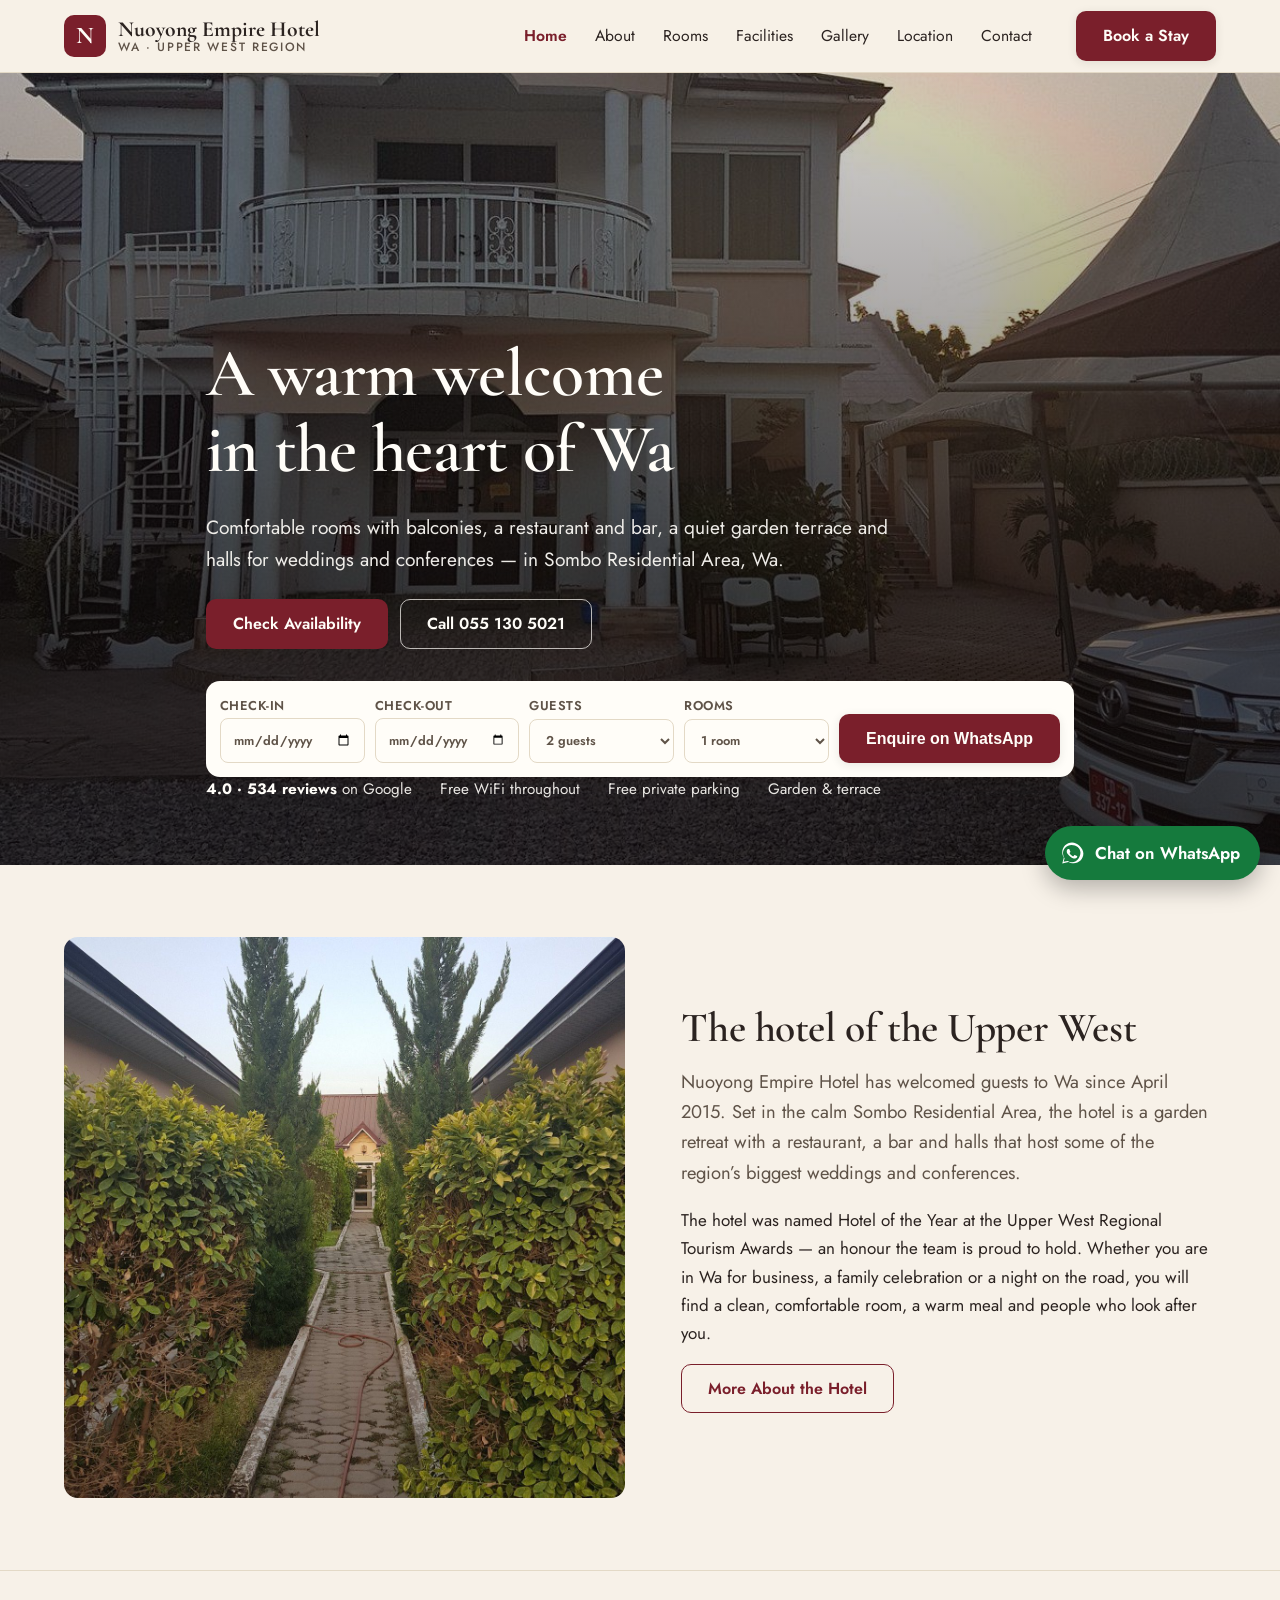
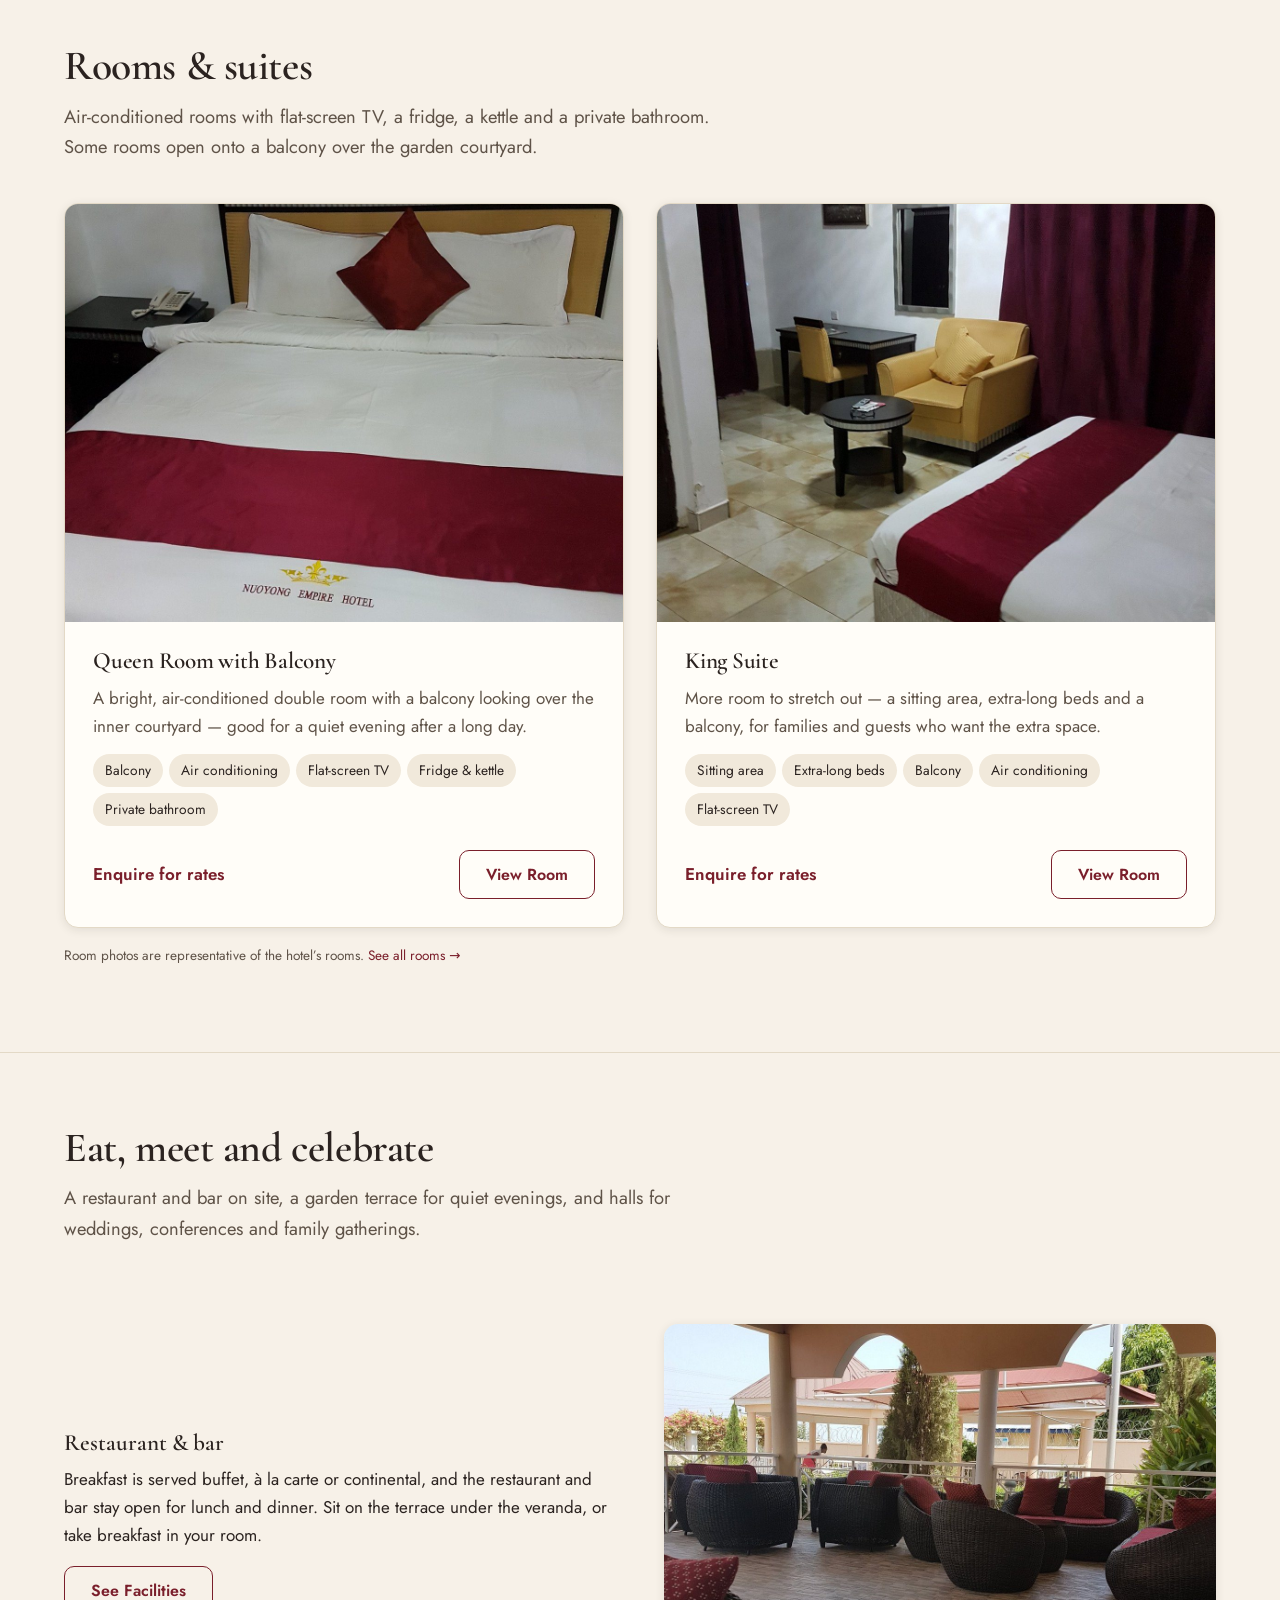
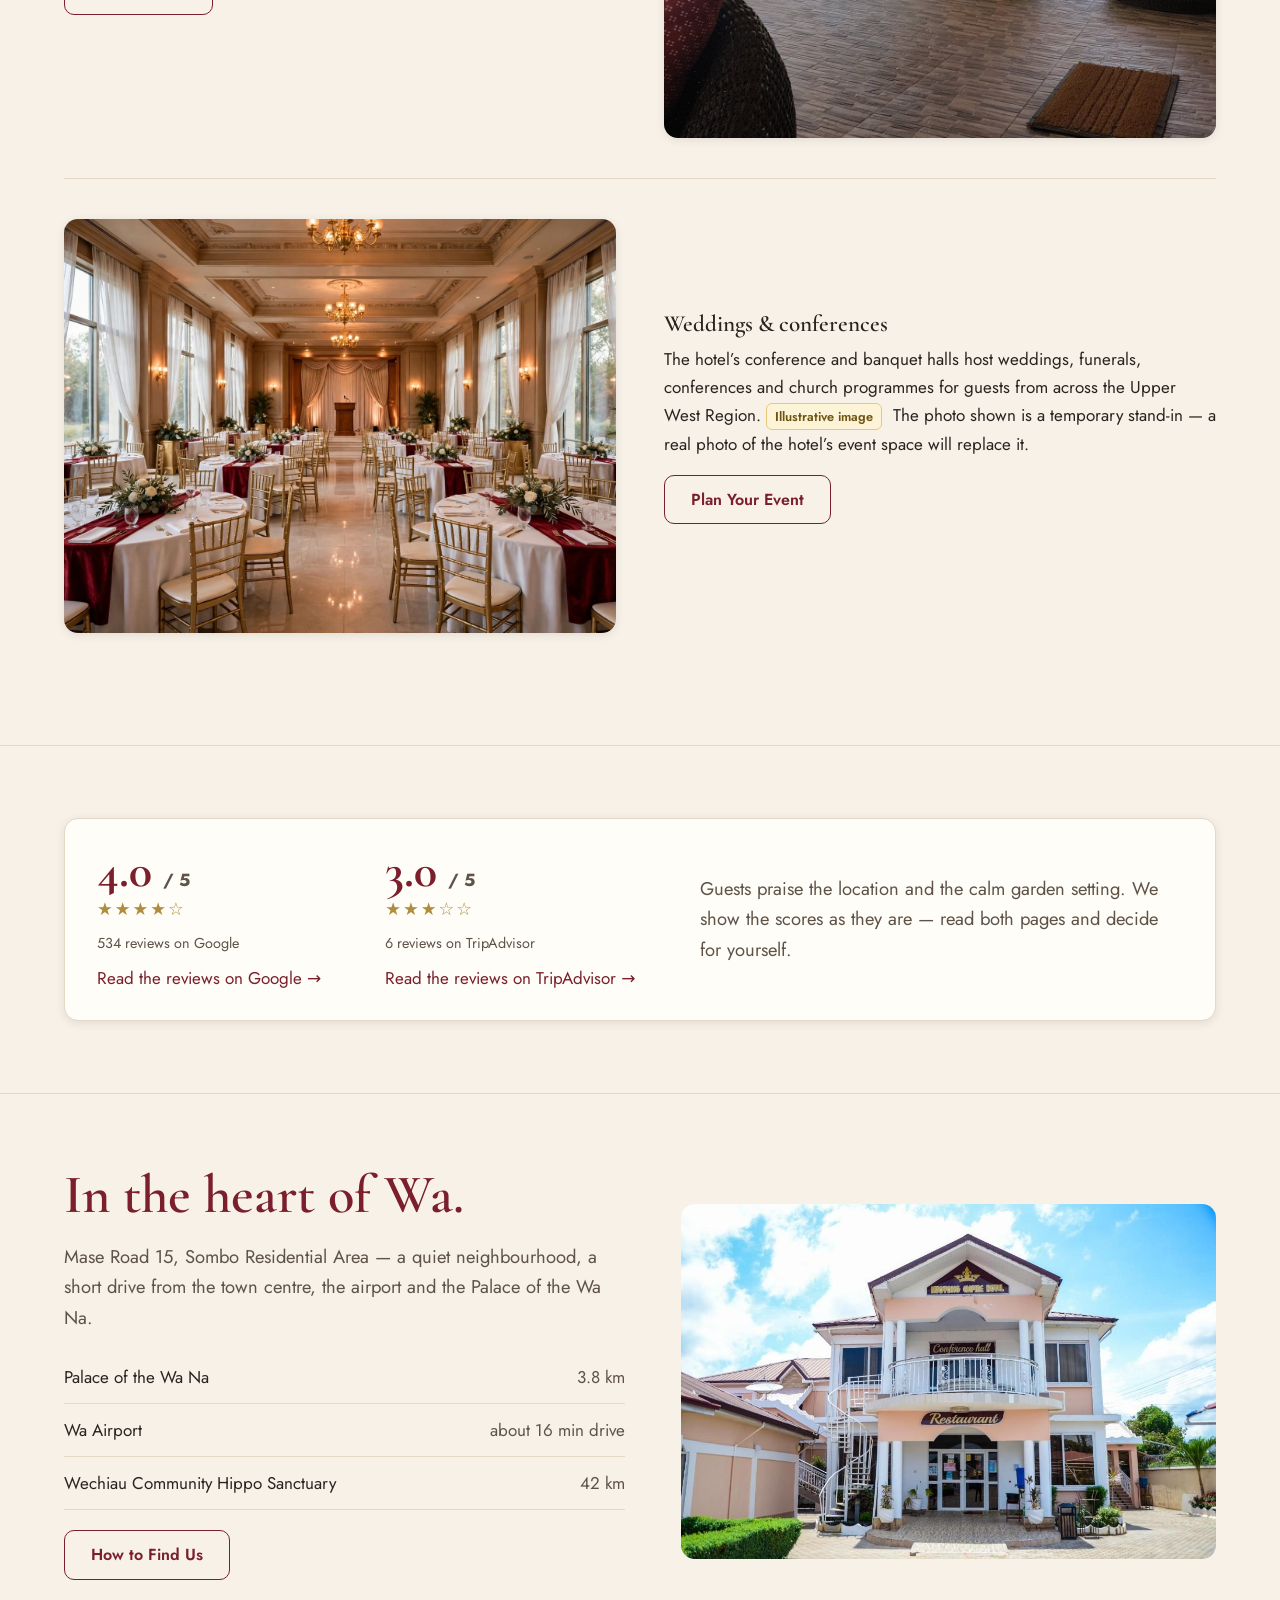
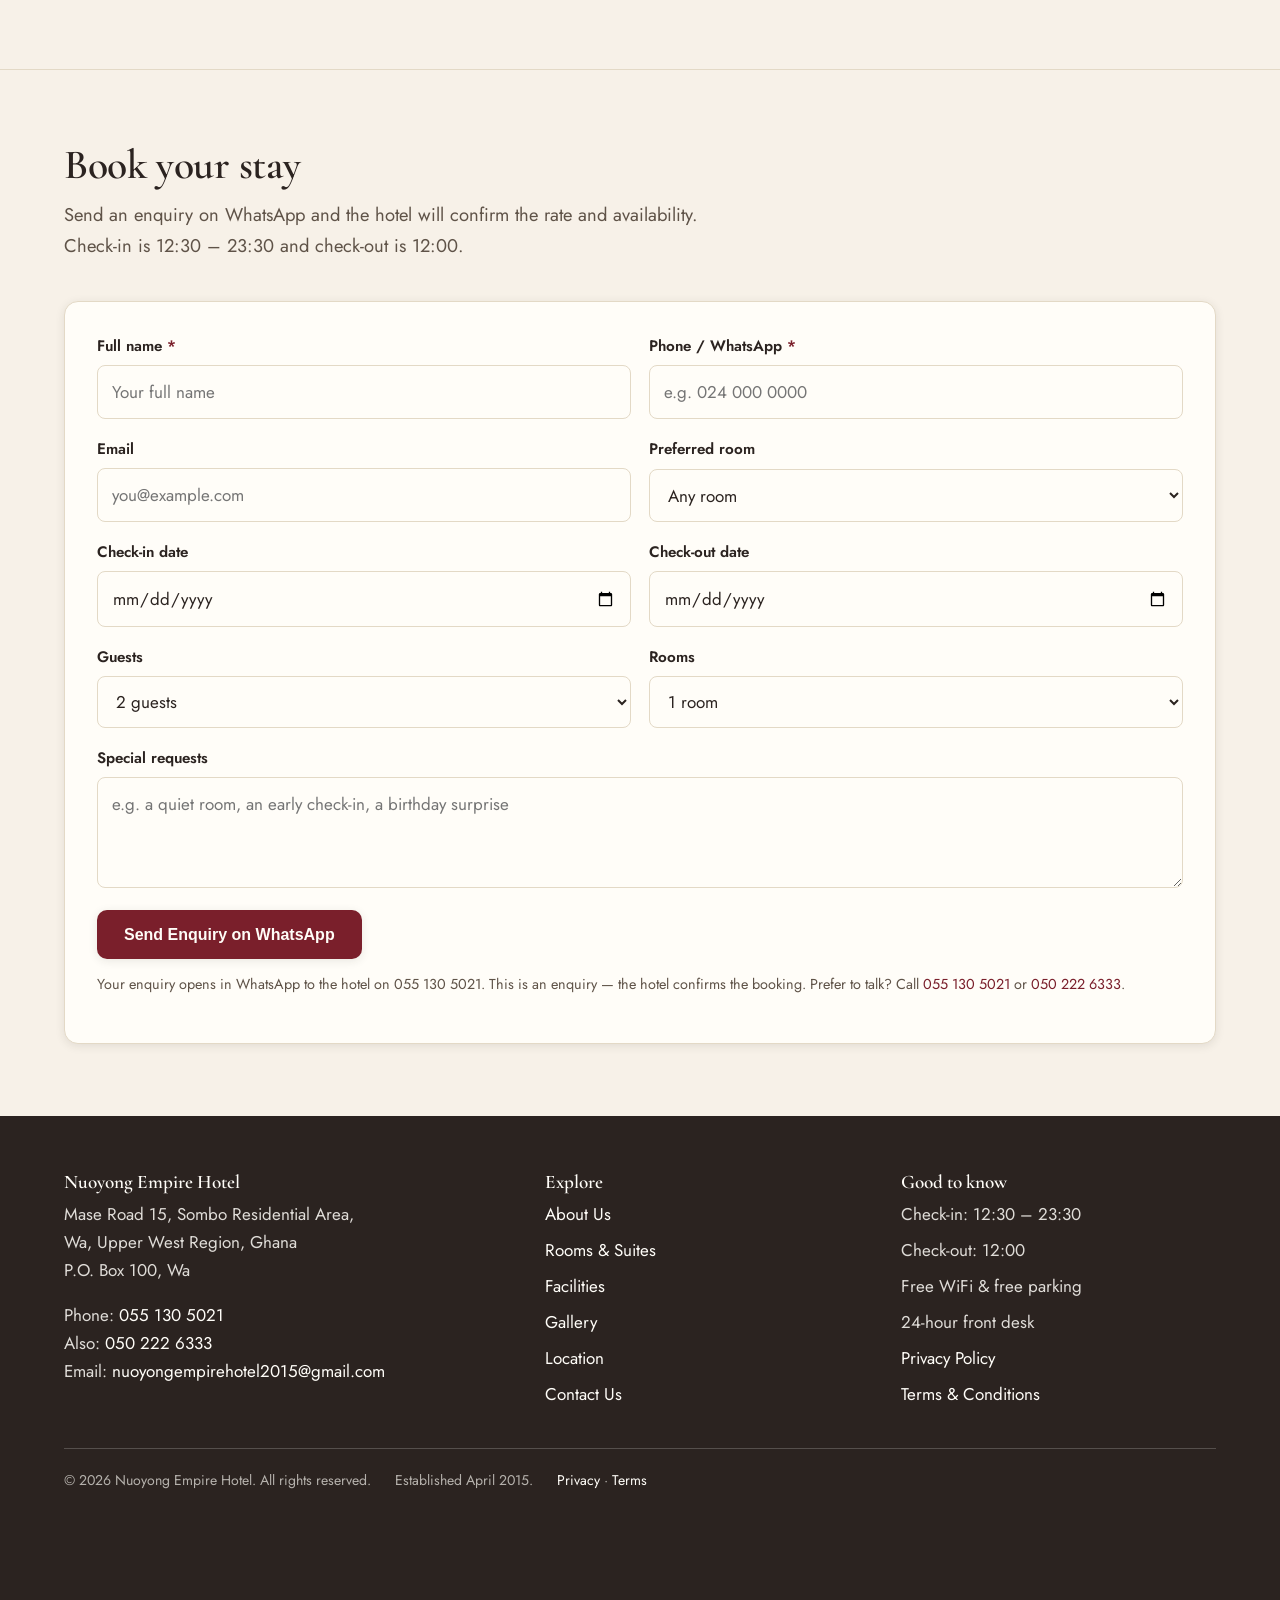
<file: index.html>
<!DOCTYPE html>
<html lang="en">
<head>
<meta charset="UTF-8">
<meta name="viewport" content="width=device-width, initial-scale=1.0">
<title>Nuoyong Empire Hotel — Wa, Upper West Region | Rooms, Restaurant &amp; Events</title>
<meta name="description" content="Nuoyong Empire Hotel in Wa, Upper West Region — comfortable rooms with balconies, a restaurant and bar, garden terrace, conference and event halls, free WiFi and free parking. Enquire on WhatsApp.">
<meta property="og:type" content="website">
<meta property="og:title" content="Nuoyong Empire Hotel — Wa, Upper West Region">
<meta property="og:description" content="A warm welcome in the heart of Wa — rooms with balconies, a restaurant and bar, garden terrace and event halls.">
<meta property="og:image" content="assets/photos/exterior-dusk.jpg">
<link rel="preconnect" href="https://fonts.googleapis.com">
<link rel="preconnect" href="https://fonts.gstatic.com" crossorigin>
<link href="https://fonts.googleapis.com/css2?family=Cormorant+Garamond:wght@500;600;700&family=Jost:wght@400;500;600&display=swap" rel="stylesheet">
<link rel="stylesheet" href="assets/css/style.css">
<link rel="icon" type="image/svg+xml" href="favicon.svg">
<script type="application/ld+json">
{
  "@context": "https://schema.org",
  "@type": "Hotel",
  "name": "Nuoyong Empire Hotel",
  "description": "Hotel in Wa, Upper West Region, Ghana — rooms with balconies, restaurant and bar, garden terrace, conference and event halls, free WiFi and free parking.",
  "address": {
    "@type": "PostalAddress",
    "streetAddress": "Mase Road 15, Sombo Residential Area",
    "addressLocality": "Wa",
    "addressRegion": "Upper West Region",
    "addressCountry": "GH"
  },
  "geo": { "@type": "GeoCoordinates", "latitude": 10.05739, "longitude": -2.51846 },
  "telephone": "+233551305021",
  "email": "nuoyongempirehotel2015@gmail.com",
  "foundingDate": "2015-04",
  "aggregateRating": { "@type": "AggregateRating", "ratingValue": "4.0", "reviewCount": "534" },
  "amenityFeature": [
    { "@type": "LocationFeatureSpecification", "name": "Free WiFi" },
    { "@type": "LocationFeatureSpecification", "name": "Free private parking" },
    { "@type": "LocationFeatureSpecification", "name": "Restaurant" },
    { "@type": "LocationFeatureSpecification", "name": "Bar" },
    { "@type": "LocationFeatureSpecification", "name": "Conference facilities" },
    { "@type": "LocationFeatureSpecification", "name": "Garden" },
    { "@type": "LocationFeatureSpecification", "name": "Airport shuttle" },
    { "@type": "LocationFeatureSpecification", "name": "24-hour front desk" },
    { "@type": "LocationFeatureSpecification", "name": "Room service" }
  ],
  "checkinTime": "12:30",
  "checkoutTime": "12:00"
}
</script>
</head>
<body>
<div class="preview-bar" id="previewBar" role="timer" aria-label="Live preview expiry countdown">
  <div class="wrap preview-bar-inner">
    <span class="preview-label">Live preview expires in</span>
    <span class="preview-count" id="previewCount"><span class="preview-num"><b id="pvDays">07</b><i>days</i></span><span class="preview-sep">:</span><span class="preview-num"><b id="pvHours">22</b><i>hrs</i></span><span class="preview-sep">:</span><span class="preview-num"><b id="pvMins">14</b><i>min</i></span><span class="preview-sep">:</span><span class="preview-num"><b id="pvSecs">00</b><i>sec</i></span></span>
    <span class="preview-note">Temporary preview &mdash; taken offline when the timer reaches zero.</span>
  </div>
</div>
<header class="site-header">
  <div class="wrap header-inner">
    <a class="brand" href="index.html">
      <span class="brand-mark">N</span>
      <span class="brand-name">Nuoyong Empire Hotel<small>Wa &middot; Upper West Region</small></span>
    </a>
    <button class="nav-toggle" aria-expanded="false" aria-controls="mainNav" aria-label="Open menu">&#9776; Menu</button>
    <nav class="main-nav" id="mainNav" aria-label="Main navigation">
      <a href="index.html" class="active" aria-current="page">Home</a>
      <a href="about.html">About</a>
      <a href="rooms.html">Rooms</a>
      <a href="facilities.html">Facilities</a>
      <a href="gallery.html">Gallery</a>
      <a href="location.html">Location</a>
      <a href="contact.html">Contact</a>
    </nav>
    <a class="btn btn-primary nav-cta" href="#book">Book a Stay</a>
  </div>
</header>

<main>
  <!-- Hero -->
  <section class="hero">
    <div class="hero-photo"><img src="assets/photos/exterior-dusk.jpg" alt="Nuoyong Empire Hotel at dusk — the two-storey building with its curved balcony and entrance, seen across the forecourt" fetchpriority="high"></div>
    <div class="wrap hero-inner">
      <h1>A warm welcome in the heart of Wa</h1>
      <p class="lead">Comfortable rooms with balconies, a restaurant and bar, a quiet garden terrace and halls for weddings and conferences — in Sombo Residential Area, Wa.</p>
      <div class="hero-actions">
        <a class="btn btn-primary" href="#book">Check Availability</a>
        <a class="btn btn-ghost" href="tel:+233551305021">Call 055 130 5021</a>
      </div>
      <form class="hero-search" aria-label="Check availability">
        <label>Check-in <input type="date" name="checkin" aria-label="Check-in date"></label>
        <label>Check-out <input type="date" name="checkout" aria-label="Check-out date"></label>
        <label>Guests
          <select name="guests" aria-label="Number of guests">
            <option>1 guest</option><option selected>2 guests</option><option>3 guests</option><option>4 guests</option><option>5+ guests</option>
          </select>
        </label>
        <label>Rooms
          <select name="rooms" aria-label="Number of rooms">
            <option selected>1 room</option><option>2 rooms</option><option>3 rooms</option><option>4+ rooms</option>
          </select>
        </label>
        <button class="btn btn-primary" type="submit">Enquire on WhatsApp</button>
      </form>
      <p class="hero-facts">
        <span><strong>4.0 &middot; 534 reviews</strong> on Google</span>
        <span>Free WiFi throughout</span>
        <span>Free private parking</span>
        <span>Garden &amp; terrace</span>
      </p>
    </div>
  </section>

  <!-- Welcome -->
  <section class="section">
    <div class="wrap split">
      <div class="img-frame develop"><img src="assets/photos/garden-walkway.jpg" alt="The garden walkway at Nuoyong Empire Hotel — a paved path between hedges and tall trees leading to the hotel" loading="lazy"></div>
      <div>
        <h2>The hotel of the Upper West</h2>
        <p class="lead">Nuoyong Empire Hotel has welcomed guests to Wa since April 2015. Set in the calm Sombo Residential Area, the hotel is a garden retreat with a restaurant, a bar and halls that host some of the region&rsquo;s biggest weddings and conferences.</p>
        <p>The hotel was named Hotel of the Year at the Upper West Regional Tourism Awards — an honour the team is proud to hold. Whether you are in Wa for business, a family celebration or a night on the road, you will find a clean, comfortable room, a warm meal and people who look after you.</p>
        <p><a class="btn btn-outline" href="about.html">More About the Hotel</a></p>
      </div>
    </div>
  </section>

  <!-- Rooms -->
  <section class="section">
    <div class="wrap">
      <div class="section-head">
        <h2>Rooms &amp; suites</h2>
        <p class="lead">Air-conditioned rooms with flat-screen TV, a fridge, a kettle and a private bathroom. Some rooms open onto a balcony over the garden courtyard.</p>
      </div>
      <div class="room-grid">
        <article class="room-card">
          <div class="photo"><img src="assets/photos/room-double-bed.jpg" alt="A double room at Nuoyong Empire Hotel — white linen, a deep red bed runner and the hotel's embroidered crown logo" loading="lazy"></div>
          <div class="body">
            <h2>Queen Room with Balcony</h2>
            <p>A bright, air-conditioned double room with a balcony looking over the inner courtyard — good for a quiet evening after a long day.</p>
            <ul class="features"><li>Balcony</li><li>Air conditioning</li><li>Flat-screen TV</li><li>Fridge &amp; kettle</li><li>Private bathroom</li></ul>
            <div class="foot"><span class="rate-note">Enquire for rates</span><a class="btn btn-outline" href="room-queen-balcony.html">View Room</a></div>
          </div>
        </article>
        <article class="room-card">
          <div class="photo"><img src="assets/photos/room-suite.jpg" alt="A suite sitting area at Nuoyong Empire Hotel — an armchair and desk beside the bed, with maroon curtains" loading="lazy"></div>
          <div class="body">
            <h2>King Suite</h2>
            <p>More room to stretch out — a sitting area, extra-long beds and a balcony, for families and guests who want the extra space.</p>
            <ul class="features"><li>Sitting area</li><li>Extra-long beds</li><li>Balcony</li><li>Air conditioning</li><li>Flat-screen TV</li></ul>
            <div class="foot"><span class="rate-note">Enquire for rates</span><a class="btn btn-outline" href="room-king-suite.html">View Room</a></div>
          </div>
        </article>
      </div>
      <p class="rep-note" style="margin-top:16px;">Room photos are representative of the hotel&rsquo;s rooms. <a href="rooms.html">See all rooms &rarr;</a></p>
    </div>
  </section>

  <!-- Facilities preview -->
  <section class="section">
    <div class="wrap">
      <div class="section-head">
        <h2>Eat, meet and celebrate</h2>
        <p class="lead">A restaurant and bar on site, a garden terrace for quiet evenings, and halls for weddings, conferences and family gatherings.</p>
      </div>
      <div class="fac-row">
        <div class="fac-photo"><img src="assets/photos/terrace-lounge.jpg" alt="The covered outdoor terrace at Nuoyong Empire Hotel — wicker chairs with red cushions under the arched veranda" loading="lazy"></div>
        <div>
          <h3>Restaurant &amp; bar</h3>
          <p>Breakfast is served buffet, &agrave; la carte or continental, and the restaurant and bar stay open for lunch and dinner. Sit on the terrace under the veranda, or take breakfast in your room.</p>
          <p><a class="btn btn-outline" href="facilities.html">See Facilities</a></p>
        </div>
      </div>
      <div class="fac-row">
        <div class="fac-photo"><img src="assets/photos/conference-illustrative.jpg" alt="Illustrative image — a conference and banquet hall set for a wedding reception. To be replaced with a photo of Nuoyong Empire Hotel's event space." loading="lazy"></div>
        <div>
          <h3>Weddings &amp; conferences</h3>
          <p>The hotel&rsquo;s conference and banquet halls host weddings, funerals, conferences and church programmes for guests from across the Upper West Region. <span class="illus-tag">Illustrative image</span> The photo shown is a temporary stand-in — a real photo of the hotel&rsquo;s event space will replace it.</p>
          <p><a class="btn btn-outline" href="facilities.html#events">Plan Your Event</a></p>
        </div>
      </div>
    </div>
  </section>

  <!-- Reviews -->
  <section class="section">
    <div class="wrap">
      <div class="review-strip">
        <div>
          <div class="review-score">4.0 <small>/ 5</small></div>
          <div class="stars" aria-label="4 out of 5 stars">&#9733;&#9733;&#9733;&#9733;&#9734;</div>
          <p class="small" style="margin:8px 0 0;">534 reviews on Google</p>
          <p style="margin:8px 0 0;"><a href="https://www.google.com/maps/search/?api=1&amp;query=Nuoyong+Empire+Hotel+Wa+Ghana" target="_blank" rel="noopener">Read the reviews on Google &rarr;</a></p>
        </div>
        <div>
          <div class="review-score">3.0 <small>/ 5</small></div>
          <div class="stars" aria-label="3 out of 5 stars">&#9733;&#9733;&#9733;&#9734;&#9734;</div>
          <p class="small" style="margin:8px 0 0;">6 reviews on TripAdvisor</p>
          <p style="margin:8px 0 0;"><a href="https://www.tripadvisor.com/Hotel_Review-g2123527-d12866703-Reviews-Nuoyong_Empire_Hotel-Wa_Upper_West_Region.html" target="_blank" rel="noopener">Read the reviews on TripAdvisor &rarr;</a></p>
        </div>
        <p class="lead" style="margin:0; flex:1 1 280px;">Guests praise the location and the calm garden setting. We show the scores as they are — read both pages and decide for yourself.</p>
      </div>
    </div>
  </section>

  <!-- Location teaser -->
  <section class="section">
    <div class="wrap split">
      <div>
        <p class="type-moment">In the heart of Wa.</p>
        <p class="lead">Mase Road 15, Sombo Residential Area — a quiet neighbourhood, a short drive from the town centre, the airport and the Palace of the Wa Na.</p>
        <ul class="near-list">
          <li><span>Palace of the Wa Na</span><span>3.8 km</span></li>
          <li><span>Wa Airport</span><span>about 16 min drive</span></li>
          <li><span>Wechiau Community Hippo Sanctuary</span><span>42 km</span></li>
        </ul>
        <p style="margin-top:20px;"><a class="btn btn-outline" href="location.html">How to Find Us</a></p>
      </div>
      <div class="img-frame"><img src="assets/photos/exterior-day.jpg" alt="Nuoyong Empire Hotel in the daytime — the front of the building with the hotel sign and the conference hall and restaurant signs" loading="lazy"></div>
    </div>
  </section>

  <!-- Booking -->
  <section class="section" id="book">
    <div class="wrap">
      <div class="section-head">
        <h2>Book your stay</h2>
        <p class="lead">Send an enquiry on WhatsApp and the hotel will confirm the rate and availability. Check-in is 12:30 – 23:30 and check-out is 12:00.</p>
      </div>
      <form class="booking-form" novalidate>
        <div class="form-error" role="alert"></div>
        <div class="form-fields">
          <div class="field"><label for="bf-name">Full name <span class="req">*</span></label><input id="bf-name" name="name" type="text" autocomplete="name" placeholder="Your full name" required></div>
          <div class="field"><label for="bf-phone">Phone / WhatsApp <span class="req">*</span></label><input id="bf-phone" name="phone" type="tel" autocomplete="tel" placeholder="e.g. 024 000 0000" required></div>
          <div class="field"><label for="bf-email">Email</label><input id="bf-email" name="email" type="email" autocomplete="email" placeholder="you@example.com"></div>
          <div class="field"><label for="bf-room">Preferred room</label>
            <select id="bf-room" name="room">
              <option>Any room</option><option>Queen Room with Balcony</option><option>King Suite</option>
            </select>
          </div>
          <div class="field"><label for="bf-checkin">Check-in date</label><input id="bf-checkin" name="checkin" type="date"></div>
          <div class="field"><label for="bf-checkout">Check-out date</label><input id="bf-checkout" name="checkout" type="date"></div>
          <div class="field"><label for="bf-guests">Guests</label>
            <select id="bf-guests" name="guests"><option>1 guest</option><option selected>2 guests</option><option>3 guests</option><option>4 guests</option><option>5+ guests</option></select>
          </div>
          <div class="field"><label for="bf-rooms">Rooms</label>
            <select id="bf-rooms" name="rooms"><option selected>1 room</option><option>2 rooms</option><option>3 rooms</option><option>4+ rooms</option></select>
          </div>
          <div class="field full"><label for="bf-requests">Special requests</label><textarea id="bf-requests" name="requests" rows="3" placeholder="e.g. a quiet room, an early check-in, a birthday surprise"></textarea></div>
        </div>
        <div class="form-submit-row" style="margin-top:22px;">
          <button class="btn btn-primary" type="submit">Send Enquiry on WhatsApp</button>
          <p class="form-note">Your enquiry opens in WhatsApp to the hotel on 055 130 5021. This is an enquiry — the hotel confirms the booking. Prefer to talk? Call <a href="tel:+233551305021">055 130 5021</a> or <a href="tel:+233502226333">050 222 6333</a>.</p>
        </div>
        <div class="form-ok" role="status"></div>
      </form>
    </div>
  </section>
</main>

<footer class="site-footer">
  <div class="wrap">
    <div class="foot-grid">
      <div>
        <h3>Nuoyong Empire Hotel</h3>
        <p>Mase Road 15, Sombo Residential Area,<br>Wa, Upper West Region, Ghana<br>P.O. Box 100, Wa</p>
        <p>Phone: <a href="tel:+233551305021">055 130 5021</a><br>Also: <a href="tel:+233502226333">050 222 6333</a><br>Email: <a href="mailto:nuoyongempirehotel2015@gmail.com">nuoyongempirehotel2015@gmail.com</a></p>
      </div>
      <div>
        <h3>Explore</h3>
        <ul>
          <li><a href="about.html">About Us</a></li>
          <li><a href="rooms.html">Rooms &amp; Suites</a></li>
          <li><a href="facilities.html">Facilities</a></li>
          <li><a href="gallery.html">Gallery</a></li>
          <li><a href="location.html">Location</a></li>
          <li><a href="contact.html">Contact Us</a></li>
        </ul>
      </div>
      <div>
        <h3>Good to know</h3>
        <ul>
          <li>Check-in: 12:30 – 23:30</li>
          <li>Check-out: 12:00</li>
          <li>Free WiFi &amp; free parking</li>
          <li>24-hour front desk</li>
          <li><a href="privacy.html">Privacy Policy</a></li>
          <li><a href="terms.html">Terms &amp; Conditions</a></li>
        </ul>
      </div>
    </div>
    <div class="foot-bottom">
      <span>&copy; <span data-year>2026</span> Nuoyong Empire Hotel. All rights reserved.</span>
      <span>Established April 2015.</span>
      <span><a href="privacy.html">Privacy</a> &middot; <a href="terms.html">Terms</a></span>
    </div>
  </div>
</footer>

<a class="wa-float" href="https://wa.me/233551305021?text=Hello%20Nuoyong%20Empire%20Hotel%2C%20I%20would%20like%20to%20enquire%20about%20a%20stay." target="_blank" rel="noopener" aria-label="Chat with Nuoyong Empire Hotel on WhatsApp">
  <svg viewBox="0 0 32 32" fill="currentColor" aria-hidden="true"><path d="M16 3C9.4 3 4 8.4 4 15c0 2.4.7 4.6 2 6.5L4 29l7.7-2c1.8 1 3.9 1.6 6 1.6h.3c6.6 0 12-5.4 12-12S22.6 3 16 3zm0 24.4c-1.9 0-3.7-.5-5.3-1.5l-.4-.2-4.6 1.2 1.2-4.5-.3-.4c-1.1-1.7-1.7-3.6-1.7-5.6 0-5.8 4.7-10.4 10.5-10.4S26.4 9.6 26.4 15.4 21.8 27.4 16 27.4zm5.8-7.8c-.3-.2-1.9-.9-2.2-1-.3-.1-.5-.2-.8.2-.2.3-.9 1-.9 1.2-.2.2-.3.2-.6.1-.3-.2-1.3-.5-2.5-1.6-.9-.8-1.5-1.8-1.7-2.1-.2-.3 0-.5.1-.6l.5-.6c.2-.2.2-.3.3-.5.1-.2 0-.4 0-.5-.1-.2-.8-1.9-1.1-2.6-.3-.7-.6-.6-.8-.6h-.7c-.2 0-.5.1-.8.4-.3.3-1.1 1-1.1 2.6 0 1.5 1.1 3 1.3 3.2.2.2 2.2 3.4 5.4 4.8.8.3 1.4.5 1.8.7.8.2 1.5.2 2 .1.6-.1 1.9-.8 2.2-1.5.3-.8.3-1.4.2-1.5-.1-.2-.3-.2-.6-.4z"/></svg>
  <span>Chat on WhatsApp</span>
</a>

<script src="assets/js/site.js"></script>
<div class="preview-expired" id="previewExpired" hidden>
  <div class="preview-expired-card">
    <h2>This preview has expired.</h2>
    <p>This temporary preview of the Nuoyong Empire Hotel website was taken offline on 2 December 2026.</p>
    <p>Contact us for the live website.</p>
  </div>
</div>
</body>
</html>
</file>
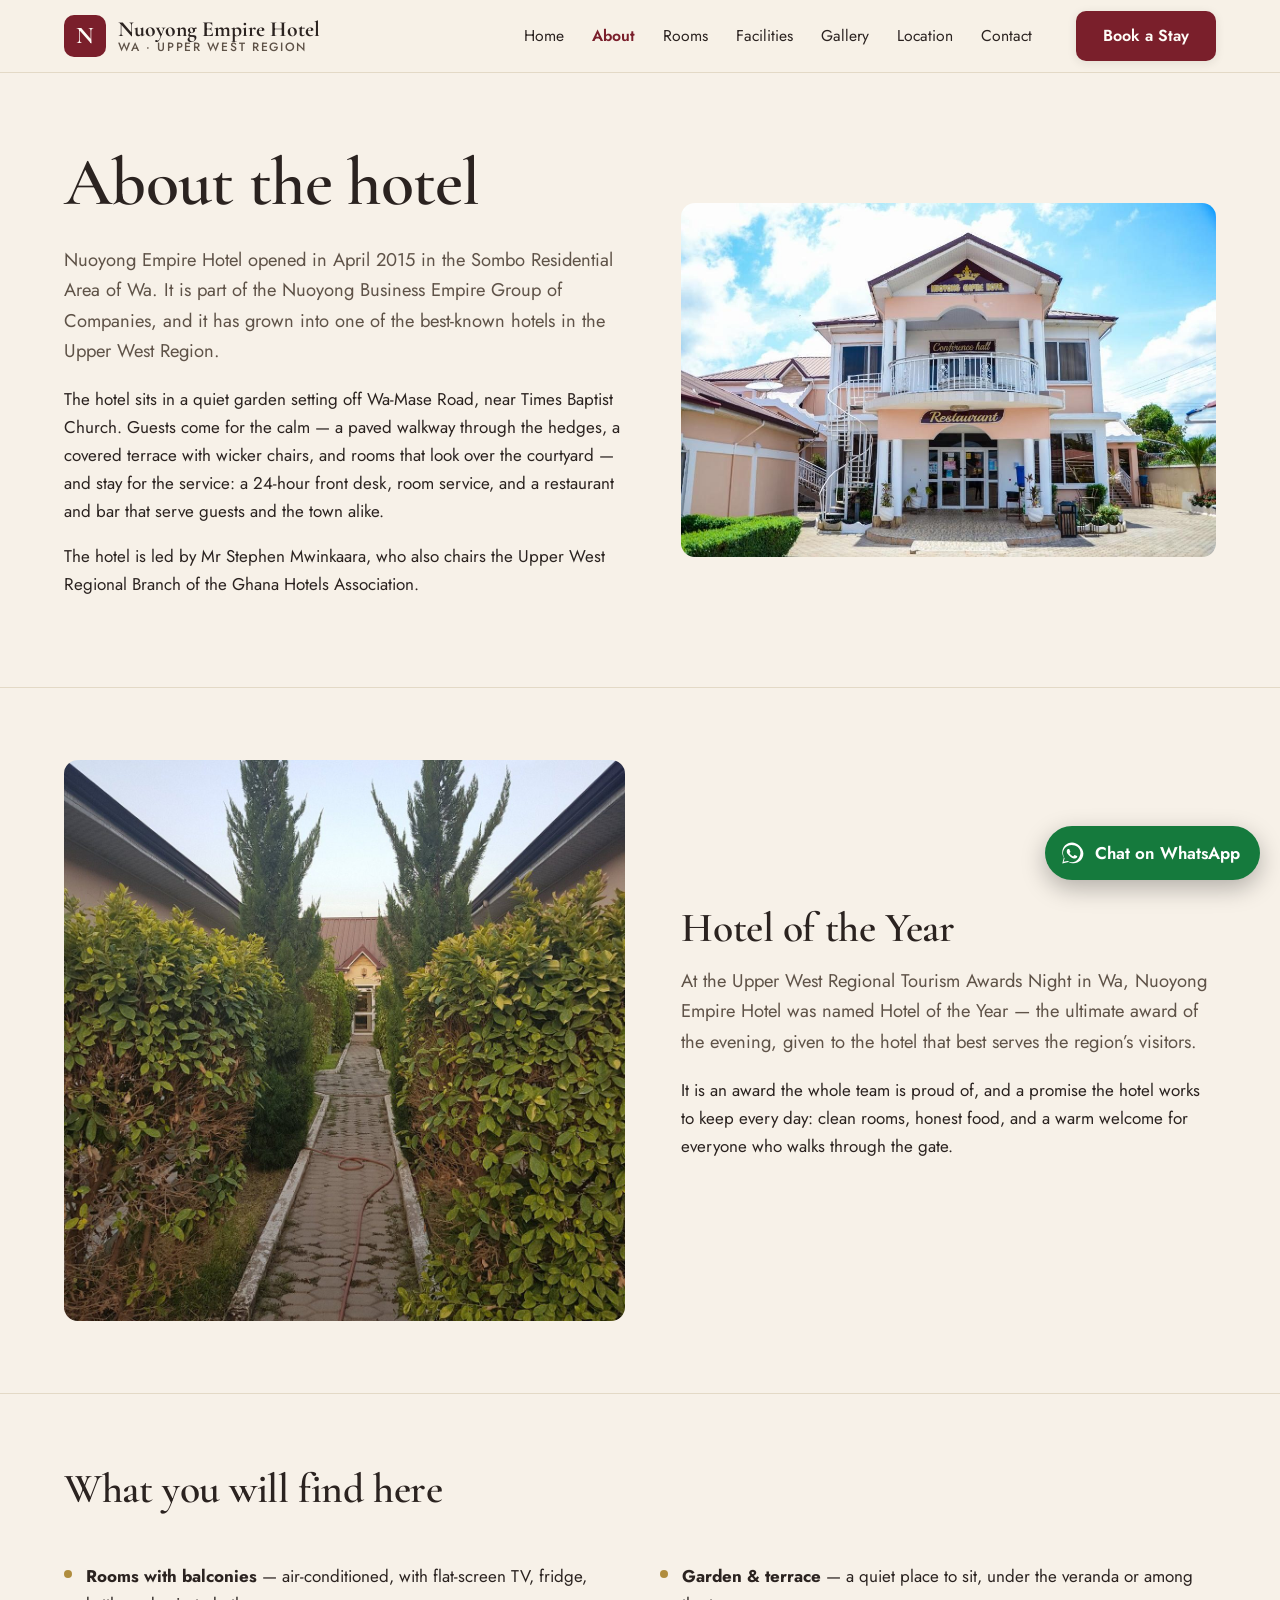
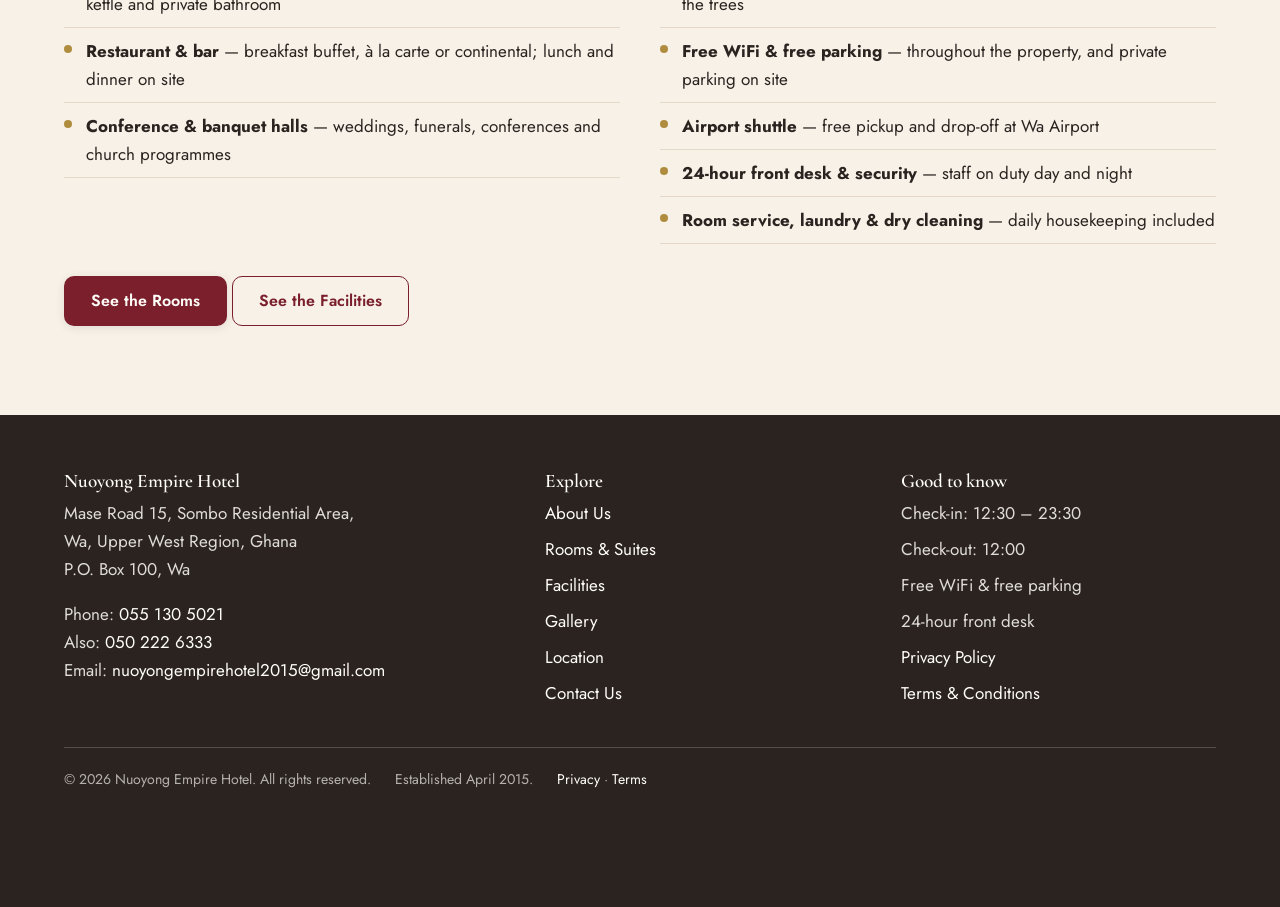
<file: about.html>
<!DOCTYPE html>
<html lang="en">
<head>
<meta charset="UTF-8">
<meta name="viewport" content="width=device-width, initial-scale=1.0">
<title>About Us — Nuoyong Empire Hotel, Wa</title>
<meta name="description" content="Nuoyong Empire Hotel in Wa has welcomed guests since April 2015 — a garden hotel with a restaurant, bar and event halls, and Hotel of the Year at the Upper West Regional Tourism Awards.">
<meta property="og:type" content="website">
<meta property="og:title" content="About Us — Nuoyong Empire Hotel, Wa">
<meta property="og:description" content="A garden hotel in Wa since April 2015 — restaurant, bar and halls for weddings and conferences.">
<meta property="og:image" content="assets/photos/exterior-day.jpg">
<link rel="preconnect" href="https://fonts.googleapis.com">
<link rel="preconnect" href="https://fonts.gstatic.com" crossorigin>
<link href="https://fonts.googleapis.com/css2?family=Cormorant+Garamond:wght@500;600;700&family=Jost:wght@400;500;600&display=swap" rel="stylesheet">
<link rel="stylesheet" href="assets/css/style.css">
<link rel="icon" type="image/svg+xml" href="favicon.svg">
</head>
<body>
<div class="preview-bar" id="previewBar" role="timer" aria-label="Live preview expiry countdown">
  <div class="wrap preview-bar-inner">
    <span class="preview-label">Live preview expires in</span>
    <span class="preview-count" id="previewCount"><span class="preview-num"><b id="pvDays">07</b><i>days</i></span><span class="preview-sep">:</span><span class="preview-num"><b id="pvHours">22</b><i>hrs</i></span><span class="preview-sep">:</span><span class="preview-num"><b id="pvMins">14</b><i>min</i></span><span class="preview-sep">:</span><span class="preview-num"><b id="pvSecs">00</b><i>sec</i></span></span>
    <span class="preview-note">Temporary preview &mdash; taken offline when the timer reaches zero.</span>
  </div>
</div>
<header class="site-header">
  <div class="wrap header-inner">
    <a class="brand" href="index.html">
      <span class="brand-mark">N</span>
      <span class="brand-name">Nuoyong Empire Hotel<small>Wa &middot; Upper West Region</small></span>
    </a>
    <button class="nav-toggle" aria-expanded="false" aria-controls="mainNav" aria-label="Open menu">&#9776; Menu</button>
    <nav class="main-nav" id="mainNav" aria-label="Main navigation">
      <a href="index.html">Home</a>
      <a href="about.html" class="active" aria-current="page">About</a>
      <a href="rooms.html">Rooms</a>
      <a href="facilities.html">Facilities</a>
      <a href="gallery.html">Gallery</a>
      <a href="location.html">Location</a>
      <a href="contact.html">Contact</a>
    </nav>
    <a class="btn btn-primary nav-cta" href="index.html#book">Book a Stay</a>
  </div>
</header>

<main>
  <section class="section">
    <div class="wrap split">
      <div>
        <h1>About the hotel</h1>
        <p class="lead">Nuoyong Empire Hotel opened in April 2015 in the Sombo Residential Area of Wa. It is part of the Nuoyong Business Empire Group of Companies, and it has grown into one of the best-known hotels in the Upper West Region.</p>
        <p>The hotel sits in a quiet garden setting off Wa-Mase Road, near Times Baptist Church. Guests come for the calm — a paved walkway through the hedges, a covered terrace with wicker chairs, and rooms that look over the courtyard — and stay for the service: a 24-hour front desk, room service, and a restaurant and bar that serve guests and the town alike.</p>
        <p>The hotel is led by Mr Stephen Mwinkaara, who also chairs the Upper West Regional Branch of the Ghana Hotels Association.</p>
      </div>
      <div class="img-frame"><img src="assets/photos/exterior-day.jpg" alt="Nuoyong Empire Hotel in the daytime — the front of the building with the hotel sign and the conference hall and restaurant signs" fetchpriority="high"></div>
    </div>
  </section>

  <section class="section">
    <div class="wrap split">
      <div class="img-frame develop"><img src="assets/photos/garden-walkway.jpg" alt="The garden walkway at Nuoyong Empire Hotel — a paved path between hedges and tall trees leading to the hotel" loading="lazy"></div>
      <div>
        <h2>Hotel of the Year</h2>
        <p class="lead">At the Upper West Regional Tourism Awards Night in Wa, Nuoyong Empire Hotel was named Hotel of the Year — the ultimate award of the evening, given to the hotel that best serves the region&rsquo;s visitors.</p>
        <p>It is an award the whole team is proud of, and a promise the hotel works to keep every day: clean rooms, honest food, and a warm welcome for everyone who walks through the gate.</p>
      </div>
    </div>
  </section>

  <section class="section">
    <div class="wrap">
      <div class="section-head">
        <h2>What you will find here</h2>
      </div>
      <ul class="amen-list">
        <li><strong>Rooms with balconies</strong> — air-conditioned, with flat-screen TV, fridge, kettle and private bathroom</li>
        <li><strong>Restaurant &amp; bar</strong> — breakfast buffet, &agrave; la carte or continental; lunch and dinner on site</li>
        <li><strong>Conference &amp; banquet halls</strong> — weddings, funerals, conferences and church programmes</li>
        <li><strong>Garden &amp; terrace</strong> — a quiet place to sit, under the veranda or among the trees</li>
        <li><strong>Free WiFi &amp; free parking</strong> — throughout the property, and private parking on site</li>
        <li><strong>Airport shuttle</strong> — free pickup and drop-off at Wa Airport</li>
        <li><strong>24-hour front desk &amp; security</strong> — staff on duty day and night</li>
        <li><strong>Room service, laundry &amp; dry cleaning</strong> — daily housekeeping included</li>
      </ul>
      <p style="margin-top:32px;"><a class="btn btn-primary" href="rooms.html">See the Rooms</a> <a class="btn btn-outline" href="facilities.html">See the Facilities</a></p>
    </div>
  </section>
</main>

<footer class="site-footer">
  <div class="wrap">
    <div class="foot-grid">
      <div>
        <h3>Nuoyong Empire Hotel</h3>
        <p>Mase Road 15, Sombo Residential Area,<br>Wa, Upper West Region, Ghana<br>P.O. Box 100, Wa</p>
        <p>Phone: <a href="tel:+233551305021">055 130 5021</a><br>Also: <a href="tel:+233502226333">050 222 6333</a><br>Email: <a href="mailto:nuoyongempirehotel2015@gmail.com">nuoyongempirehotel2015@gmail.com</a></p>
      </div>
      <div>
        <h3>Explore</h3>
        <ul>
          <li><a href="about.html">About Us</a></li>
          <li><a href="rooms.html">Rooms &amp; Suites</a></li>
          <li><a href="facilities.html">Facilities</a></li>
          <li><a href="gallery.html">Gallery</a></li>
          <li><a href="location.html">Location</a></li>
          <li><a href="contact.html">Contact Us</a></li>
        </ul>
      </div>
      <div>
        <h3>Good to know</h3>
        <ul>
          <li>Check-in: 12:30 – 23:30</li>
          <li>Check-out: 12:00</li>
          <li>Free WiFi &amp; free parking</li>
          <li>24-hour front desk</li>
          <li><a href="privacy.html">Privacy Policy</a></li>
          <li><a href="terms.html">Terms &amp; Conditions</a></li>
        </ul>
      </div>
    </div>
    <div class="foot-bottom">
      <span>&copy; <span data-year>2026</span> Nuoyong Empire Hotel. All rights reserved.</span>
      <span>Established April 2015.</span>
      <span><a href="privacy.html">Privacy</a> &middot; <a href="terms.html">Terms</a></span>
    </div>
  </div>
</footer>

<a class="wa-float" href="https://wa.me/233551305021?text=Hello%20Nuoyong%20Empire%20Hotel%2C%20I%20would%20like%20to%20enquire%20about%20a%20stay." target="_blank" rel="noopener" aria-label="Chat with Nuoyong Empire Hotel on WhatsApp">
  <svg viewBox="0 0 32 32" fill="currentColor" aria-hidden="true"><path d="M16 3C9.4 3 4 8.4 4 15c0 2.4.7 4.6 2 6.5L4 29l7.7-2c1.8 1 3.9 1.6 6 1.6h.3c6.6 0 12-5.4 12-12S22.6 3 16 3zm0 24.4c-1.9 0-3.7-.5-5.3-1.5l-.4-.2-4.6 1.2 1.2-4.5-.3-.4c-1.1-1.7-1.7-3.6-1.7-5.6 0-5.8 4.7-10.4 10.5-10.4S26.4 9.6 26.4 15.4 21.8 27.4 16 27.4zm5.8-7.8c-.3-.2-1.9-.9-2.2-1-.3-.1-.5-.2-.8.2-.2.3-.9 1-.9 1.2-.2.2-.3.2-.6.1-.3-.2-1.3-.5-2.5-1.6-.9-.8-1.5-1.8-1.7-2.1-.2-.3 0-.5.1-.6l.5-.6c.2-.2.2-.3.3-.5.1-.2 0-.4 0-.5-.1-.2-.8-1.9-1.1-2.6-.3-.7-.6-.6-.8-.6h-.7c-.2 0-.5.1-.8.4-.3.3-1.1 1-1.1 2.6 0 1.5 1.1 3 1.3 3.2.2.2 2.2 3.4 5.4 4.8.8.3 1.4.5 1.8.7.8.2 1.5.2 2 .1.6-.1 1.9-.8 2.2-1.5.3-.8.3-1.4.2-1.5-.1-.2-.3-.2-.6-.4z"/></svg>
  <span>Chat on WhatsApp</span>
</a>

<script src="assets/js/site.js"></script>
<div class="preview-expired" id="previewExpired" hidden>
  <div class="preview-expired-card">
    <h2>This preview has expired.</h2>
    <p>This temporary preview of the Nuoyong Empire Hotel website was taken offline on 2 December 2026.</p>
    <p>Contact us for the live website.</p>
  </div>
</div>
</body>
</html>
</file>
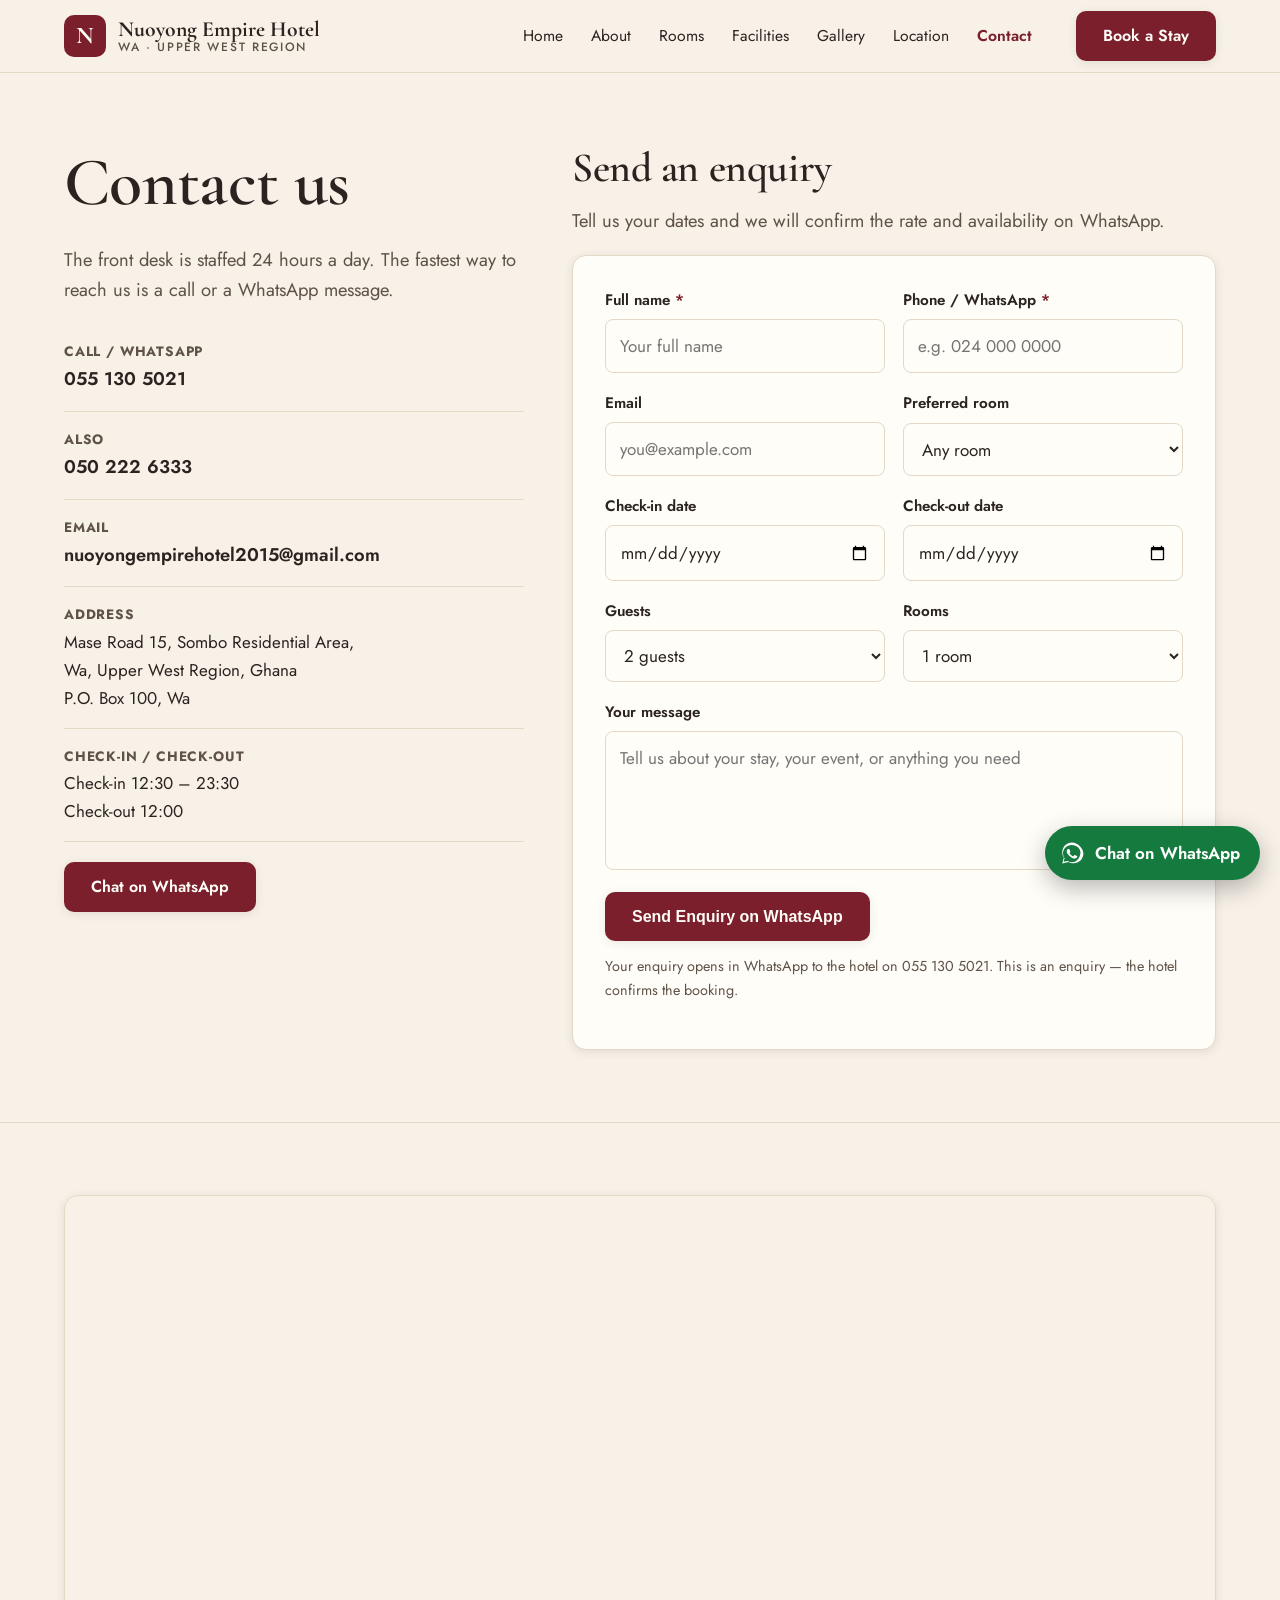
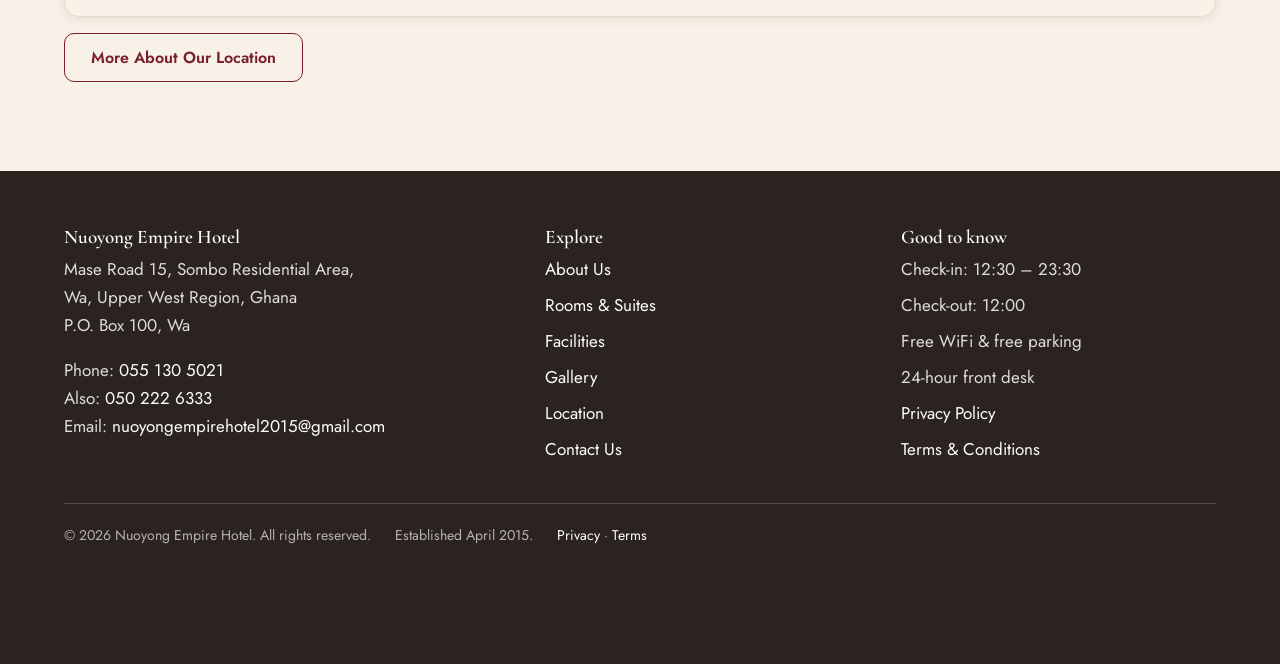
<file: contact.html>
<!DOCTYPE html>
<html lang="en">
<head>
<meta charset="UTF-8">
<meta name="viewport" content="width=device-width, initial-scale=1.0">
<title>Contact Us — Nuoyong Empire Hotel, Wa</title>
<meta name="description" content="Contact Nuoyong Empire Hotel, Wa — call or WhatsApp 055 130 5021, email nuoyongempirehotel2015@gmail.com, or send an enquiry. Mase Road 15, Sombo Residential Area, Wa.">
<meta property="og:type" content="website">
<meta property="og:title" content="Contact Us — Nuoyong Empire Hotel, Wa">
<meta property="og:description" content="Call or WhatsApp 055 130 5021, or send an enquiry.">
<meta property="og:image" content="assets/photos/exterior-dusk.jpg">
<link rel="preconnect" href="https://fonts.googleapis.com">
<link rel="preconnect" href="https://fonts.gstatic.com" crossorigin>
<link href="https://fonts.googleapis.com/css2?family=Cormorant+Garamond:wght@500;600;700&family=Jost:wght@400;500;600&display=swap" rel="stylesheet">
<link rel="stylesheet" href="assets/css/style.css">
<link rel="icon" type="image/svg+xml" href="favicon.svg">
</head>
<body>
<div class="preview-bar" id="previewBar" role="timer" aria-label="Live preview expiry countdown">
  <div class="wrap preview-bar-inner">
    <span class="preview-label">Live preview expires in</span>
    <span class="preview-count" id="previewCount"><span class="preview-num"><b id="pvDays">07</b><i>days</i></span><span class="preview-sep">:</span><span class="preview-num"><b id="pvHours">22</b><i>hrs</i></span><span class="preview-sep">:</span><span class="preview-num"><b id="pvMins">14</b><i>min</i></span><span class="preview-sep">:</span><span class="preview-num"><b id="pvSecs">00</b><i>sec</i></span></span>
    <span class="preview-note">Temporary preview &mdash; taken offline when the timer reaches zero.</span>
  </div>
</div>
<header class="site-header">
  <div class="wrap header-inner">
    <a class="brand" href="index.html">
      <span class="brand-mark">N</span>
      <span class="brand-name">Nuoyong Empire Hotel<small>Wa &middot; Upper West Region</small></span>
    </a>
    <button class="nav-toggle" aria-expanded="false" aria-controls="mainNav" aria-label="Open menu">&#9776; Menu</button>
    <nav class="main-nav" id="mainNav" aria-label="Main navigation">
      <a href="index.html">Home</a>
      <a href="about.html">About</a>
      <a href="rooms.html">Rooms</a>
      <a href="facilities.html">Facilities</a>
      <a href="gallery.html">Gallery</a>
      <a href="location.html">Location</a>
      <a href="contact.html" class="active" aria-current="page">Contact</a>
    </nav>
    <a class="btn btn-primary nav-cta" href="index.html#book">Book a Stay</a>
  </div>
</header>

<main>
  <section class="section">
    <div class="wrap contact-grid">
      <div>
        <h1>Contact us</h1>
        <p class="lead">The front desk is staffed 24 hours a day. The fastest way to reach us is a call or a WhatsApp message.</p>
        <div class="contact-line"><strong>Call / WhatsApp</strong><a href="tel:+233551305021">055 130 5021</a></div>
        <div class="contact-line"><strong>Also</strong><a href="tel:+233502226333">050 222 6333</a></div>
        <div class="contact-line"><strong>Email</strong><a href="mailto:nuoyongempirehotel2015@gmail.com">nuoyongempirehotel2015@gmail.com</a></div>
        <div class="contact-line"><strong>Address</strong>Mase Road 15, Sombo Residential Area,<br>Wa, Upper West Region, Ghana<br>P.O. Box 100, Wa</div>
        <div class="contact-line"><strong>Check-in / Check-out</strong>Check-in 12:30 – 23:30<br>Check-out 12:00</div>
        <p style="margin-top:20px;"><a class="btn btn-primary" href="https://wa.me/233551305021?text=Hello%20Nuoyong%20Empire%20Hotel%2C%20I%20would%20like%20to%20enquire%20about%20a%20stay." target="_blank" rel="noopener">Chat on WhatsApp</a></p>
      </div>
      <div>
        <h2>Send an enquiry</h2>
        <p class="lead">Tell us your dates and we will confirm the rate and availability on WhatsApp.</p>
        <form class="booking-form" novalidate>
          <div class="form-error" role="alert"></div>
          <div class="form-fields">
            <div class="field"><label for="cf-name">Full name <span class="req">*</span></label><input id="cf-name" name="name" type="text" autocomplete="name" placeholder="Your full name" required></div>
            <div class="field"><label for="cf-phone">Phone / WhatsApp <span class="req">*</span></label><input id="cf-phone" name="phone" type="tel" autocomplete="tel" placeholder="e.g. 024 000 0000" required></div>
            <div class="field"><label for="cf-email">Email</label><input id="cf-email" name="email" type="email" autocomplete="email" placeholder="you@example.com"></div>
            <div class="field"><label for="cf-room">Preferred room</label>
              <select id="cf-room" name="room">
                <option>Any room</option><option>Queen Room with Balcony</option><option>King Suite</option>
              </select>
            </div>
            <div class="field"><label for="cf-checkin">Check-in date</label><input id="cf-checkin" name="checkin" type="date"></div>
            <div class="field"><label for="cf-checkout">Check-out date</label><input id="cf-checkout" name="checkout" type="date"></div>
            <div class="field"><label for="cf-guests">Guests</label>
              <select id="cf-guests" name="guests"><option>1 guest</option><option selected>2 guests</option><option>3 guests</option><option>4 guests</option><option>5+ guests</option></select>
            </div>
            <div class="field"><label for="cf-rooms">Rooms</label>
              <select id="cf-rooms" name="rooms"><option selected>1 room</option><option>2 rooms</option><option>3 rooms</option><option>4+ rooms</option></select>
            </div>
            <div class="field full"><label for="cf-requests">Your message</label><textarea id="cf-requests" name="requests" rows="4" placeholder="Tell us about your stay, your event, or anything you need"></textarea></div>
          </div>
          <div class="form-submit-row" style="margin-top:22px;">
            <button class="btn btn-primary" type="submit">Send Enquiry on WhatsApp</button>
            <p class="form-note">Your enquiry opens in WhatsApp to the hotel on 055 130 5021. This is an enquiry — the hotel confirms the booking.</p>
          </div>
          <div class="form-ok" role="status"></div>
        </form>
      </div>
    </div>
  </section>

  <section class="section">
    <div class="wrap">
      <div class="map-frame">
        <iframe title="Map showing Nuoyong Empire Hotel, Wa" src="https://www.google.com/maps?q=10.05739,-2.51846&amp;output=embed" loading="lazy" referrerpolicy="no-referrer-when-downgrade" allowfullscreen></iframe>
      </div>
      <p style="margin-top:16px;"><a class="btn btn-outline" href="location.html">More About Our Location</a></p>
    </div>
  </section>
</main>

<footer class="site-footer">
  <div class="wrap">
    <div class="foot-grid">
      <div>
        <h3>Nuoyong Empire Hotel</h3>
        <p>Mase Road 15, Sombo Residential Area,<br>Wa, Upper West Region, Ghana<br>P.O. Box 100, Wa</p>
        <p>Phone: <a href="tel:+233551305021">055 130 5021</a><br>Also: <a href="tel:+233502226333">050 222 6333</a><br>Email: <a href="mailto:nuoyongempirehotel2015@gmail.com">nuoyongempirehotel2015@gmail.com</a></p>
      </div>
      <div>
        <h3>Explore</h3>
        <ul>
          <li><a href="about.html">About Us</a></li>
          <li><a href="rooms.html">Rooms &amp; Suites</a></li>
          <li><a href="facilities.html">Facilities</a></li>
          <li><a href="gallery.html">Gallery</a></li>
          <li><a href="location.html">Location</a></li>
          <li><a href="contact.html">Contact Us</a></li>
        </ul>
      </div>
      <div>
        <h3>Good to know</h3>
        <ul>
          <li>Check-in: 12:30 – 23:30</li>
          <li>Check-out: 12:00</li>
          <li>Free WiFi &amp; free parking</li>
          <li>24-hour front desk</li>
          <li><a href="privacy.html">Privacy Policy</a></li>
          <li><a href="terms.html">Terms &amp; Conditions</a></li>
        </ul>
      </div>
    </div>
    <div class="foot-bottom">
      <span>&copy; <span data-year>2026</span> Nuoyong Empire Hotel. All rights reserved.</span>
      <span>Established April 2015.</span>
      <span><a href="privacy.html">Privacy</a> &middot; <a href="terms.html">Terms</a></span>
    </div>
  </div>
</footer>

<a class="wa-float" href="https://wa.me/233551305021?text=Hello%20Nuoyong%20Empire%20Hotel%2C%20I%20would%20like%20to%20enquire%20about%20a%20stay." target="_blank" rel="noopener" aria-label="Chat with Nuoyong Empire Hotel on WhatsApp">
  <svg viewBox="0 0 32 32" fill="currentColor" aria-hidden="true"><path d="M16 3C9.4 3 4 8.4 4 15c0 2.4.7 4.6 2 6.5L4 29l7.7-2c1.8 1 3.9 1.6 6 1.6h.3c6.6 0 12-5.4 12-12S22.6 3 16 3zm0 24.4c-1.9 0-3.7-.5-5.3-1.5l-.4-.2-4.6 1.2 1.2-4.5-.3-.4c-1.1-1.7-1.7-3.6-1.7-5.6 0-5.8 4.7-10.4 10.5-10.4S26.4 9.6 26.4 15.4 21.8 27.4 16 27.4zm5.8-7.8c-.3-.2-1.9-.9-2.2-1-.3-.1-.5-.2-.8.2-.2.3-.9 1-.9 1.2-.2.2-.3.2-.6.1-.3-.2-1.3-.5-2.5-1.6-.9-.8-1.5-1.8-1.7-2.1-.2-.3 0-.5.1-.6l.5-.6c.2-.2.2-.3.3-.5.1-.2 0-.4 0-.5-.1-.2-.8-1.9-1.1-2.6-.3-.7-.6-.6-.8-.6h-.7c-.2 0-.5.1-.8.4-.3.3-1.1 1-1.1 2.6 0 1.5 1.1 3 1.3 3.2.2.2 2.2 3.4 5.4 4.8.8.3 1.4.5 1.8.7.8.2 1.5.2 2 .1.6-.1 1.9-.8 2.2-1.5.3-.8.3-1.4.2-1.5-.1-.2-.3-.2-.6-.4z"/></svg>
  <span>Chat on WhatsApp</span>
</a>

<script src="assets/js/site.js"></script>
<div class="preview-expired" id="previewExpired" hidden>
  <div class="preview-expired-card">
    <h2>This preview has expired.</h2>
    <p>This temporary preview of the Nuoyong Empire Hotel website was taken offline on 2 December 2026.</p>
    <p>Contact us for the live website.</p>
  </div>
</div>
</body>
</html>
</file>
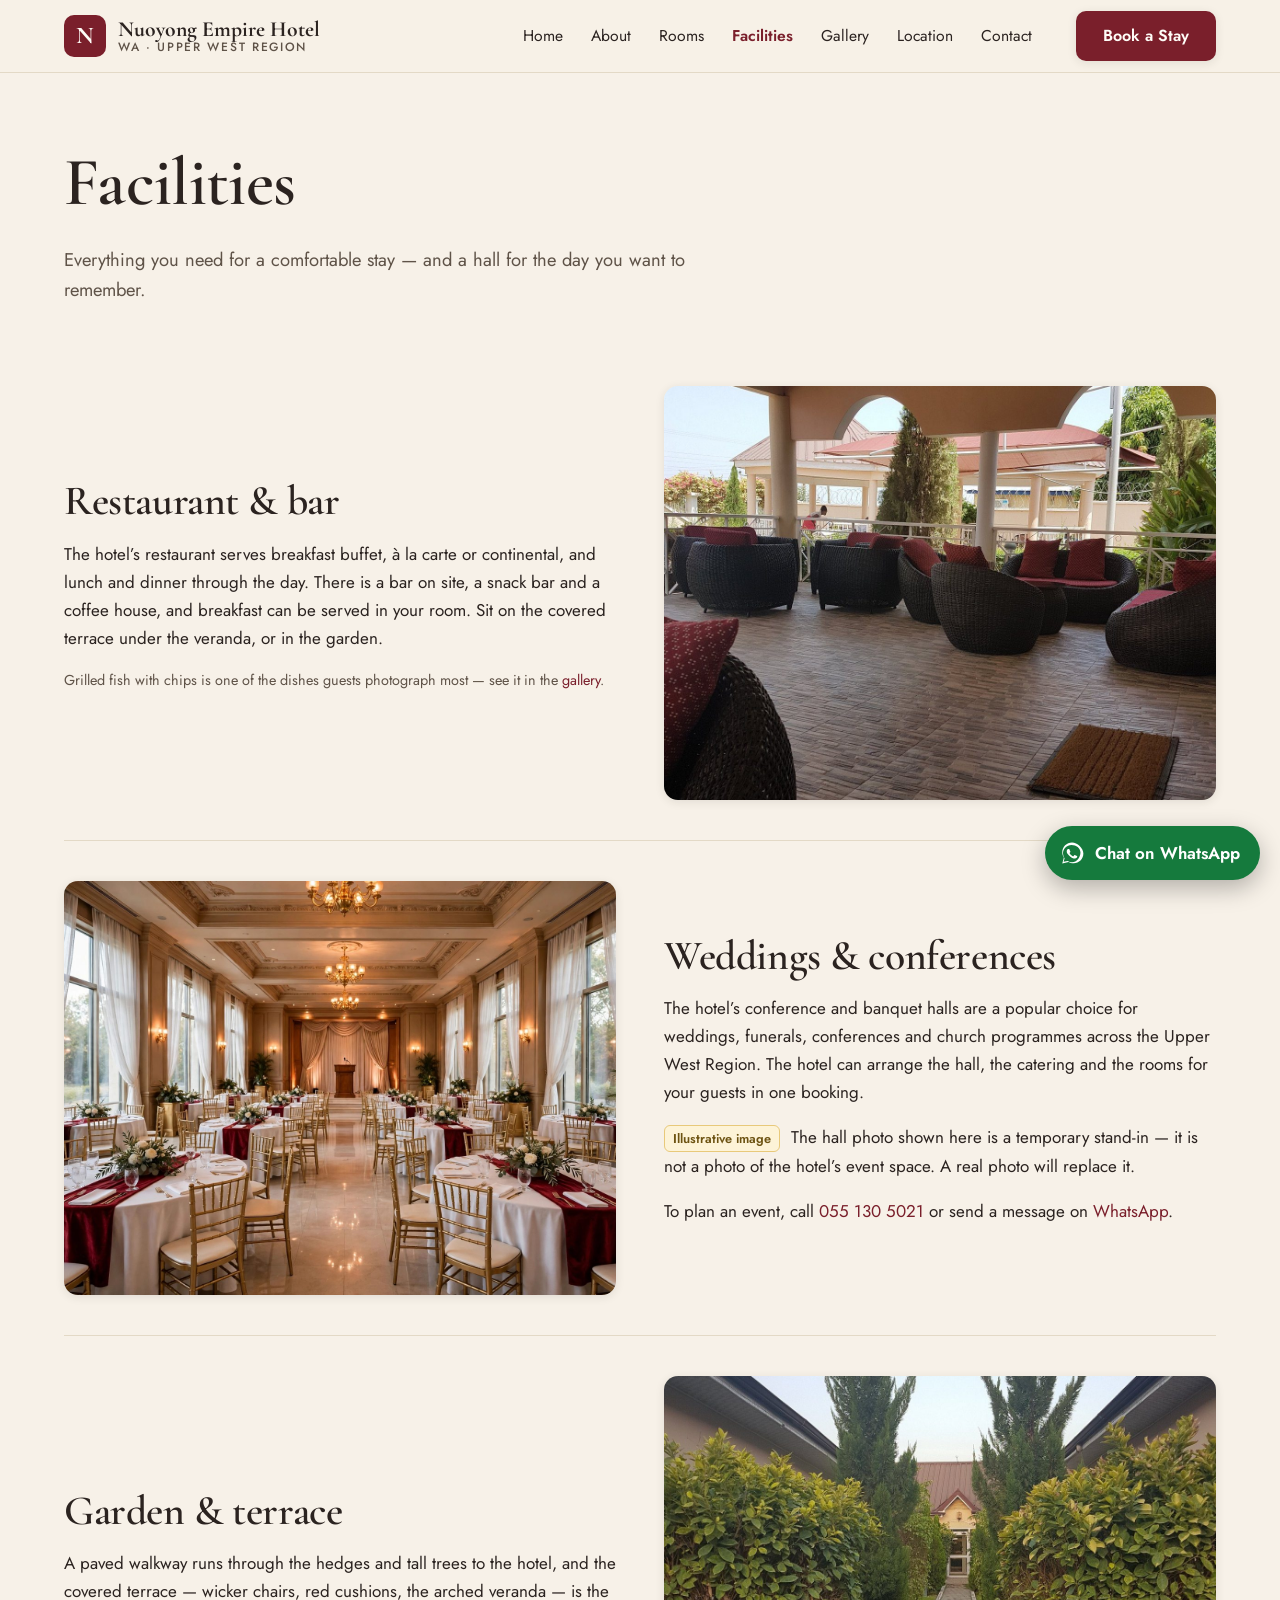
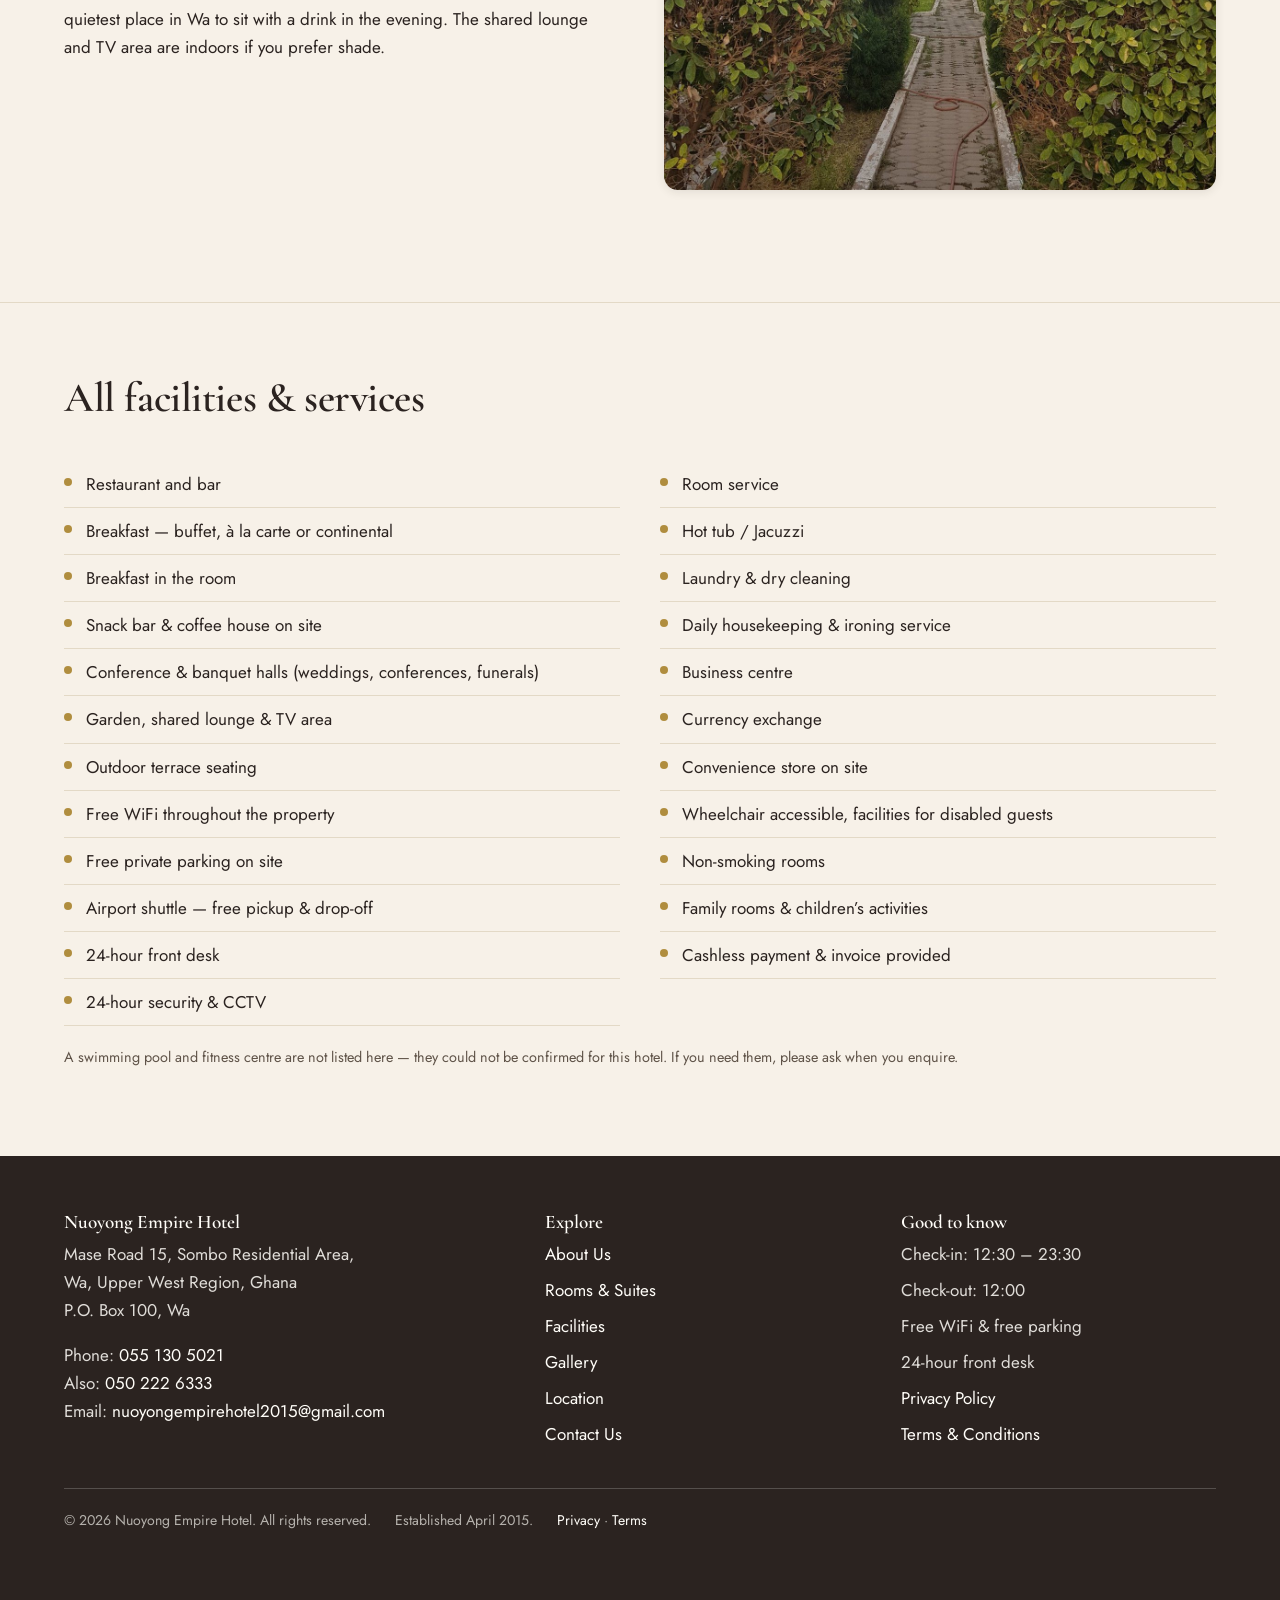
<file: facilities.html>
<!DOCTYPE html>
<html lang="en">
<head>
<meta charset="UTF-8">
<meta name="viewport" content="width=device-width, initial-scale=1.0">
<title>Facilities — Nuoyong Empire Hotel, Wa | Restaurant, Bar, Events</title>
<meta name="description" content="Facilities at Nuoyong Empire Hotel, Wa — restaurant and bar, garden terrace, conference and banquet halls for weddings and conferences, free WiFi, free parking and airport shuttle.">
<meta property="og:type" content="website">
<meta property="og:title" content="Facilities — Nuoyong Empire Hotel, Wa">
<meta property="og:description" content="Restaurant and bar, garden terrace, conference and banquet halls, free WiFi and free parking.">
<meta property="og:image" content="assets/photos/terrace-lounge.jpg">
<link rel="preconnect" href="https://fonts.googleapis.com">
<link rel="preconnect" href="https://fonts.gstatic.com" crossorigin>
<link href="https://fonts.googleapis.com/css2?family=Cormorant+Garamond:wght@500;600;700&family=Jost:wght@400;500;600&display=swap" rel="stylesheet">
<link rel="stylesheet" href="assets/css/style.css">
<link rel="icon" type="image/svg+xml" href="favicon.svg">
</head>
<body>
<div class="preview-bar" id="previewBar" role="timer" aria-label="Live preview expiry countdown">
  <div class="wrap preview-bar-inner">
    <span class="preview-label">Live preview expires in</span>
    <span class="preview-count" id="previewCount"><span class="preview-num"><b id="pvDays">07</b><i>days</i></span><span class="preview-sep">:</span><span class="preview-num"><b id="pvHours">22</b><i>hrs</i></span><span class="preview-sep">:</span><span class="preview-num"><b id="pvMins">14</b><i>min</i></span><span class="preview-sep">:</span><span class="preview-num"><b id="pvSecs">00</b><i>sec</i></span></span>
    <span class="preview-note">Temporary preview &mdash; taken offline when the timer reaches zero.</span>
  </div>
</div>
<header class="site-header">
  <div class="wrap header-inner">
    <a class="brand" href="index.html">
      <span class="brand-mark">N</span>
      <span class="brand-name">Nuoyong Empire Hotel<small>Wa &middot; Upper West Region</small></span>
    </a>
    <button class="nav-toggle" aria-expanded="false" aria-controls="mainNav" aria-label="Open menu">&#9776; Menu</button>
    <nav class="main-nav" id="mainNav" aria-label="Main navigation">
      <a href="index.html">Home</a>
      <a href="about.html">About</a>
      <a href="rooms.html">Rooms</a>
      <a href="facilities.html" class="active" aria-current="page">Facilities</a>
      <a href="gallery.html">Gallery</a>
      <a href="location.html">Location</a>
      <a href="contact.html">Contact</a>
    </nav>
    <a class="btn btn-primary nav-cta" href="index.html#book">Book a Stay</a>
  </div>
</header>

<main>
  <section class="section">
    <div class="wrap">
      <div class="section-head">
        <h1>Facilities</h1>
        <p class="lead">Everything you need for a comfortable stay — and a hall for the day you want to remember.</p>
      </div>

      <div class="fac-row">
        <div class="fac-photo"><img src="assets/photos/terrace-lounge.jpg" alt="The covered outdoor terrace at Nuoyong Empire Hotel — wicker chairs with red cushions under the arched veranda" loading="lazy"></div>
        <div>
          <h2>Restaurant &amp; bar</h2>
          <p>The hotel&rsquo;s restaurant serves breakfast buffet, &agrave; la carte or continental, and lunch and dinner through the day. There is a bar on site, a snack bar and a coffee house, and breakfast can be served in your room. Sit on the covered terrace under the veranda, or in the garden.</p>
          <p class="small">Grilled fish with chips is one of the dishes guests photograph most — see it in the <a href="gallery.html">gallery</a>.</p>
        </div>
      </div>

      <div class="fac-row" id="events">
        <div class="fac-photo"><img src="assets/photos/conference-illustrative.jpg" alt="Illustrative image — a conference and banquet hall set for a wedding reception. To be replaced with a photo of Nuoyong Empire Hotel's event space." loading="lazy"></div>
        <div>
          <h2>Weddings &amp; conferences</h2>
          <p>The hotel&rsquo;s conference and banquet halls are a popular choice for weddings, funerals, conferences and church programmes across the Upper West Region. The hotel can arrange the hall, the catering and the rooms for your guests in one booking.</p>
          <p><span class="illus-tag">Illustrative image</span> The hall photo shown here is a temporary stand-in — it is not a photo of the hotel&rsquo;s event space. A real photo will replace it.</p>
          <p>To plan an event, call <a href="tel:+233551305021">055 130 5021</a> or send a message on <a href="https://wa.me/233551305021" target="_blank" rel="noopener">WhatsApp</a>.</p>
        </div>
      </div>

      <div class="fac-row">
        <div class="fac-photo"><img src="assets/photos/garden-walkway.jpg" alt="The garden walkway at Nuoyong Empire Hotel — a paved path between hedges and tall trees leading to the hotel" loading="lazy"></div>
        <div>
          <h2>Garden &amp; terrace</h2>
          <p>A paved walkway runs through the hedges and tall trees to the hotel, and the covered terrace — wicker chairs, red cushions, the arched veranda — is the quietest place in Wa to sit with a drink in the evening. The shared lounge and TV area are indoors if you prefer shade.</p>
        </div>
      </div>
    </div>
  </section>

  <section class="section">
    <div class="wrap">
      <div class="section-head">
        <h2>All facilities &amp; services</h2>
      </div>
      <ul class="amen-list">
        <li>Restaurant and bar</li>
        <li>Breakfast — buffet, &agrave; la carte or continental</li>
        <li>Breakfast in the room</li>
        <li>Snack bar &amp; coffee house on site</li>
        <li>Conference &amp; banquet halls (weddings, conferences, funerals)</li>
        <li>Garden, shared lounge &amp; TV area</li>
        <li>Outdoor terrace seating</li>
        <li>Free WiFi throughout the property</li>
        <li>Free private parking on site</li>
        <li>Airport shuttle — free pickup &amp; drop-off</li>
        <li>24-hour front desk</li>
        <li>24-hour security &amp; CCTV</li>
        <li>Room service</li>
        <li>Hot tub / Jacuzzi</li>
        <li>Laundry &amp; dry cleaning</li>
        <li>Daily housekeeping &amp; ironing service</li>
        <li>Business centre</li>
        <li>Currency exchange</li>
        <li>Convenience store on site</li>
        <li>Wheelchair accessible, facilities for disabled guests</li>
        <li>Non-smoking rooms</li>
        <li>Family rooms &amp; children&rsquo;s activities</li>
        <li>Cashless payment &amp; invoice provided</li>
      </ul>
      <p class="small" style="margin-top:20px;">A swimming pool and fitness centre are not listed here — they could not be confirmed for this hotel. If you need them, please ask when you enquire.</p>
    </div>
  </section>
</main>

<footer class="site-footer">
  <div class="wrap">
    <div class="foot-grid">
      <div>
        <h3>Nuoyong Empire Hotel</h3>
        <p>Mase Road 15, Sombo Residential Area,<br>Wa, Upper West Region, Ghana<br>P.O. Box 100, Wa</p>
        <p>Phone: <a href="tel:+233551305021">055 130 5021</a><br>Also: <a href="tel:+233502226333">050 222 6333</a><br>Email: <a href="mailto:nuoyongempirehotel2015@gmail.com">nuoyongempirehotel2015@gmail.com</a></p>
      </div>
      <div>
        <h3>Explore</h3>
        <ul>
          <li><a href="about.html">About Us</a></li>
          <li><a href="rooms.html">Rooms &amp; Suites</a></li>
          <li><a href="facilities.html">Facilities</a></li>
          <li><a href="gallery.html">Gallery</a></li>
          <li><a href="location.html">Location</a></li>
          <li><a href="contact.html">Contact Us</a></li>
        </ul>
      </div>
      <div>
        <h3>Good to know</h3>
        <ul>
          <li>Check-in: 12:30 – 23:30</li>
          <li>Check-out: 12:00</li>
          <li>Free WiFi &amp; free parking</li>
          <li>24-hour front desk</li>
          <li><a href="privacy.html">Privacy Policy</a></li>
          <li><a href="terms.html">Terms &amp; Conditions</a></li>
        </ul>
      </div>
    </div>
    <div class="foot-bottom">
      <span>&copy; <span data-year>2026</span> Nuoyong Empire Hotel. All rights reserved.</span>
      <span>Established April 2015.</span>
      <span><a href="privacy.html">Privacy</a> &middot; <a href="terms.html">Terms</a></span>
    </div>
  </div>
</footer>

<a class="wa-float" href="https://wa.me/233551305021?text=Hello%20Nuoyong%20Empire%20Hotel%2C%20I%20would%20like%20to%20enquire%20about%20a%20stay." target="_blank" rel="noopener" aria-label="Chat with Nuoyong Empire Hotel on WhatsApp">
  <svg viewBox="0 0 32 32" fill="currentColor" aria-hidden="true"><path d="M16 3C9.4 3 4 8.4 4 15c0 2.4.7 4.6 2 6.5L4 29l7.7-2c1.8 1 3.9 1.6 6 1.6h.3c6.6 0 12-5.4 12-12S22.6 3 16 3zm0 24.4c-1.9 0-3.7-.5-5.3-1.5l-.4-.2-4.6 1.2 1.2-4.5-.3-.4c-1.1-1.7-1.7-3.6-1.7-5.6 0-5.8 4.7-10.4 10.5-10.4S26.4 9.6 26.4 15.4 21.8 27.4 16 27.4zm5.8-7.8c-.3-.2-1.9-.9-2.2-1-.3-.1-.5-.2-.8.2-.2.3-.9 1-.9 1.2-.2.2-.3.2-.6.1-.3-.2-1.3-.5-2.5-1.6-.9-.8-1.5-1.8-1.7-2.1-.2-.3 0-.5.1-.6l.5-.6c.2-.2.2-.3.3-.5.1-.2 0-.4 0-.5-.1-.2-.8-1.9-1.1-2.6-.3-.7-.6-.6-.8-.6h-.7c-.2 0-.5.1-.8.4-.3.3-1.1 1-1.1 2.6 0 1.5 1.1 3 1.3 3.2.2.2 2.2 3.4 5.4 4.8.8.3 1.4.5 1.8.7.8.2 1.5.2 2 .1.6-.1 1.9-.8 2.2-1.5.3-.8.3-1.4.2-1.5-.1-.2-.3-.2-.6-.4z"/></svg>
  <span>Chat on WhatsApp</span>
</a>

<script src="assets/js/site.js"></script>
<div class="preview-expired" id="previewExpired" hidden>
  <div class="preview-expired-card">
    <h2>This preview has expired.</h2>
    <p>This temporary preview of the Nuoyong Empire Hotel website was taken offline on 2 December 2026.</p>
    <p>Contact us for the live website.</p>
  </div>
</div>
</body>
</html>
</file>
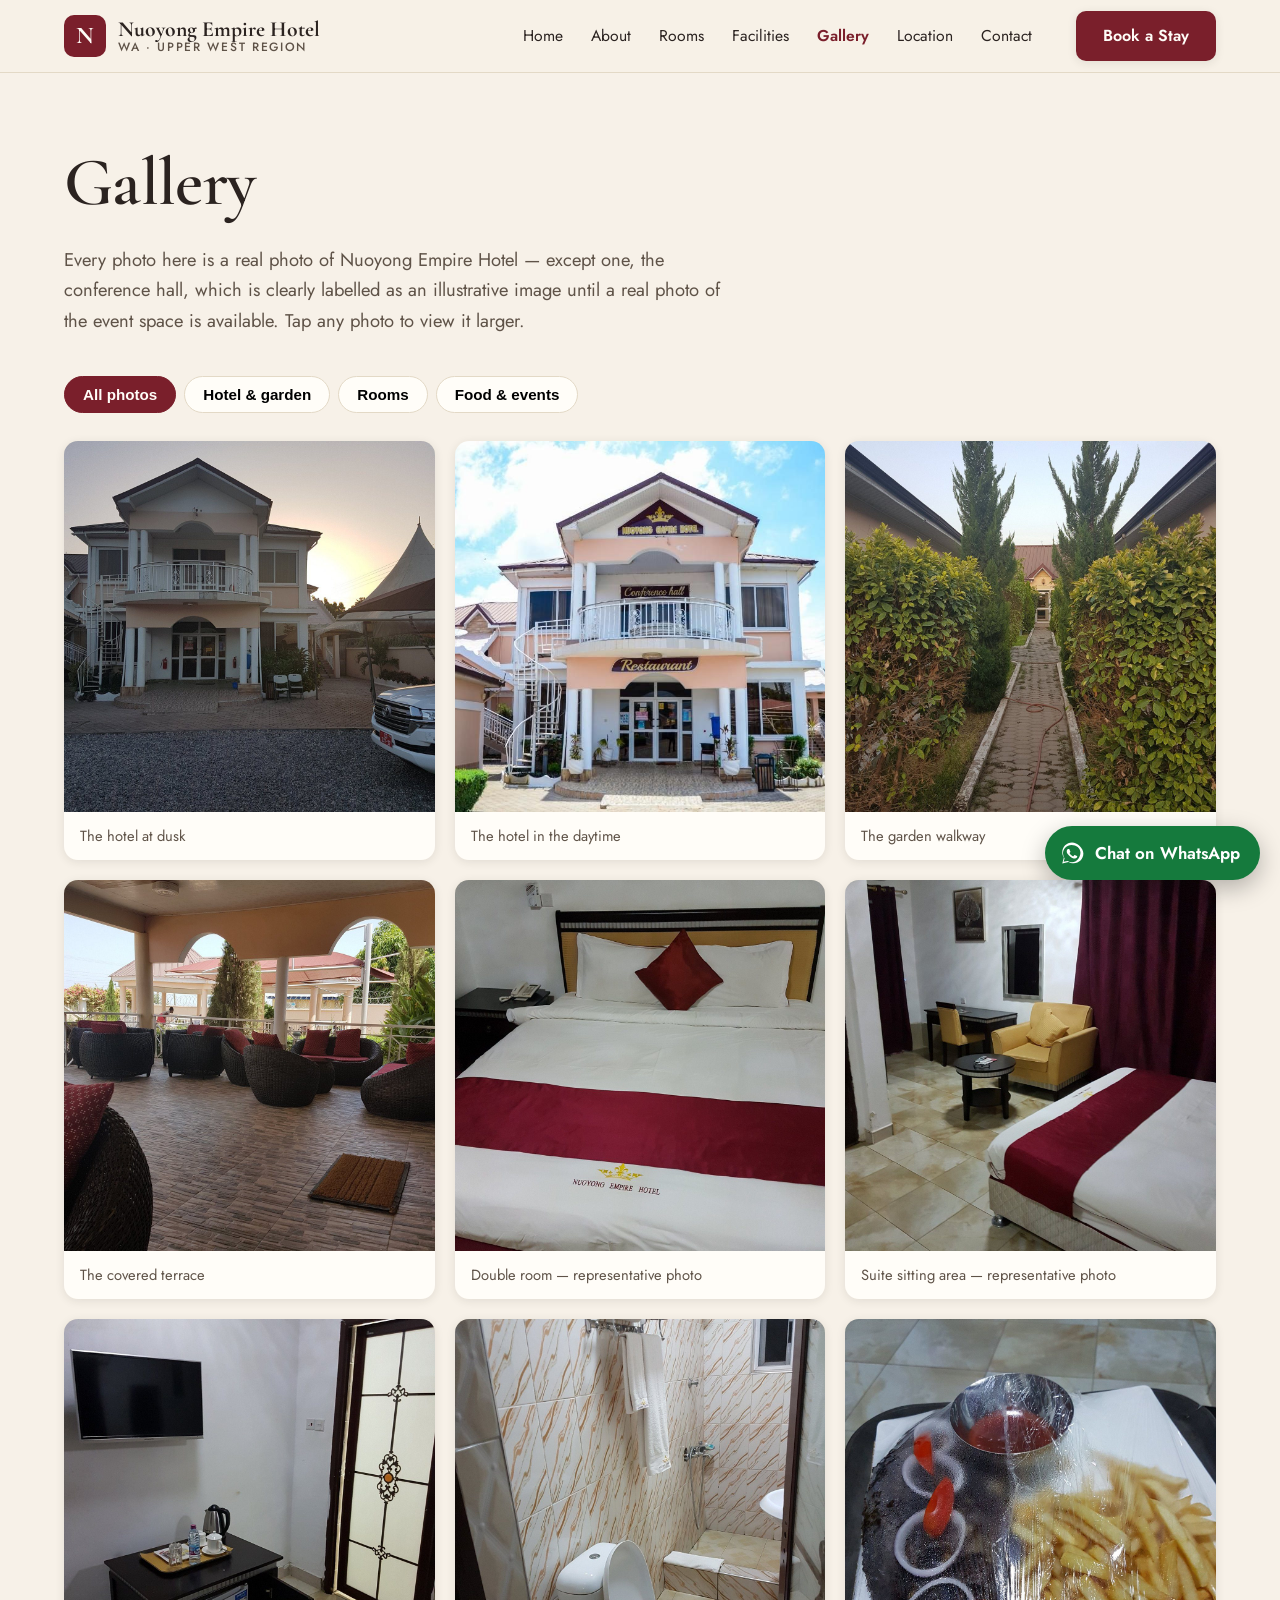
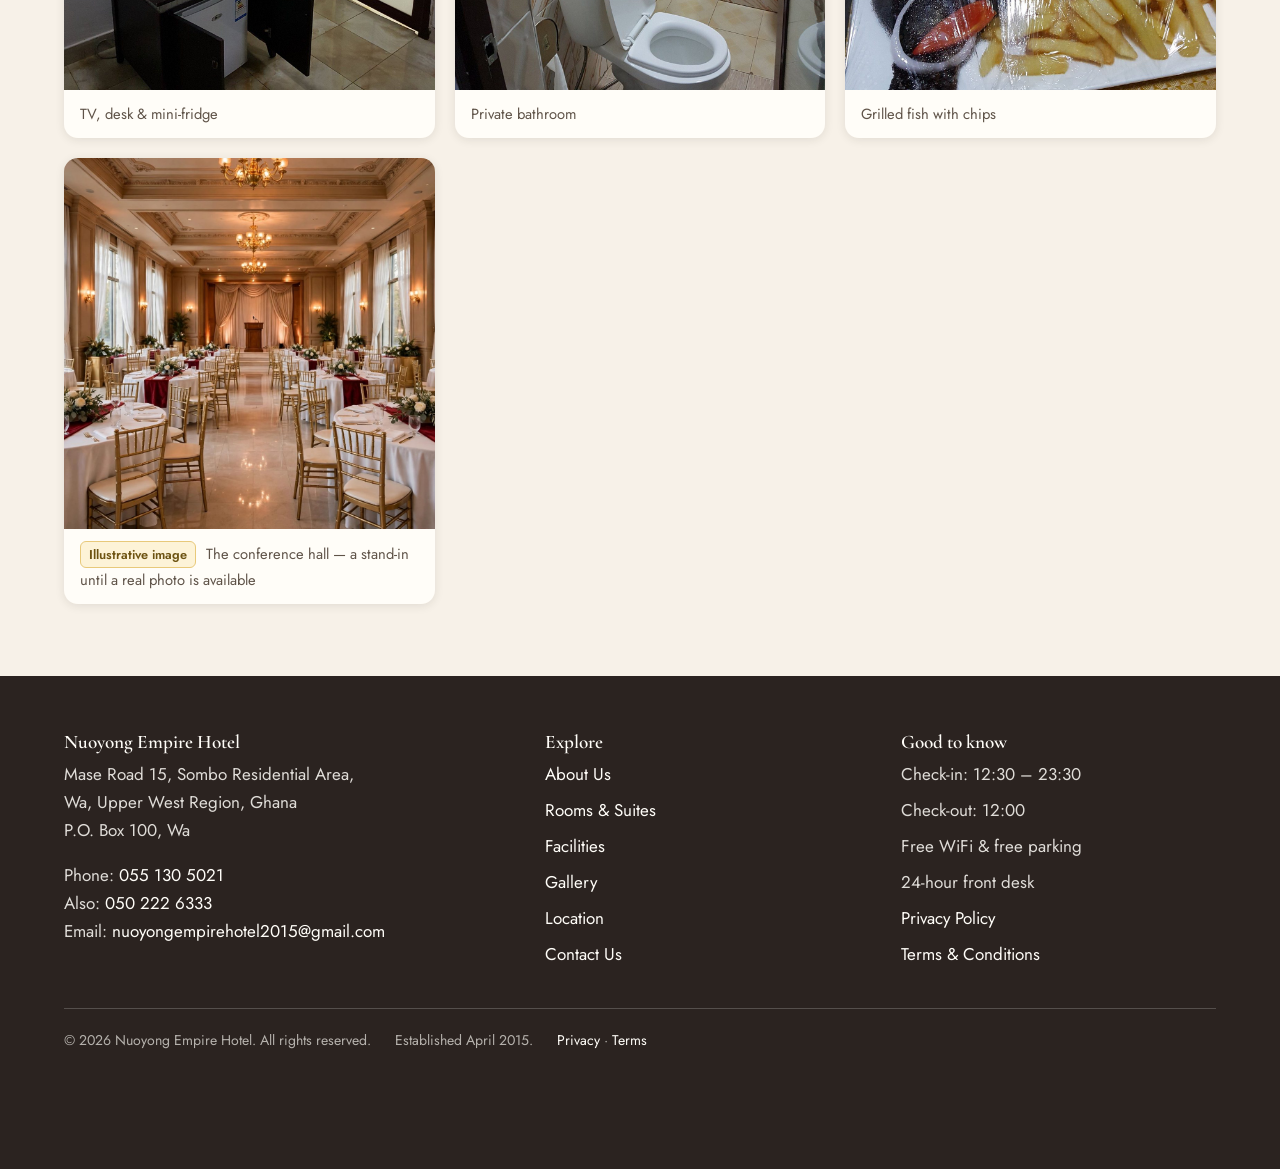
<file: gallery.html>
<!DOCTYPE html>
<html lang="en">
<head>
<meta charset="UTF-8">
<meta name="viewport" content="width=device-width, initial-scale=1.0">
<title>Gallery — Nuoyong Empire Hotel, Wa</title>
<meta name="description" content="Photos of Nuoyong Empire Hotel, Wa — the building at dusk, the garden, the terrace, rooms and food. Every photo is of the hotel, except one clearly labelled illustrative hall image.">
<meta property="og:type" content="website">
<meta property="og:title" content="Gallery — Nuoyong Empire Hotel, Wa">
<meta property="og:description" content="Photos of the hotel — the building, garden, terrace, rooms and food.">
<meta property="og:image" content="assets/photos/exterior-dusk.jpg">
<link rel="preconnect" href="https://fonts.googleapis.com">
<link rel="preconnect" href="https://fonts.gstatic.com" crossorigin>
<link href="https://fonts.googleapis.com/css2?family=Cormorant+Garamond:wght@500;600;700&family=Jost:wght@400;500;600&display=swap" rel="stylesheet">
<link rel="stylesheet" href="assets/css/style.css">
<link rel="icon" type="image/svg+xml" href="favicon.svg">
</head>
<body>
<div class="preview-bar" id="previewBar" role="timer" aria-label="Live preview expiry countdown">
  <div class="wrap preview-bar-inner">
    <span class="preview-label">Live preview expires in</span>
    <span class="preview-count" id="previewCount"><span class="preview-num"><b id="pvDays">07</b><i>days</i></span><span class="preview-sep">:</span><span class="preview-num"><b id="pvHours">22</b><i>hrs</i></span><span class="preview-sep">:</span><span class="preview-num"><b id="pvMins">14</b><i>min</i></span><span class="preview-sep">:</span><span class="preview-num"><b id="pvSecs">00</b><i>sec</i></span></span>
    <span class="preview-note">Temporary preview &mdash; taken offline when the timer reaches zero.</span>
  </div>
</div>
<header class="site-header">
  <div class="wrap header-inner">
    <a class="brand" href="index.html">
      <span class="brand-mark">N</span>
      <span class="brand-name">Nuoyong Empire Hotel<small>Wa &middot; Upper West Region</small></span>
    </a>
    <button class="nav-toggle" aria-expanded="false" aria-controls="mainNav" aria-label="Open menu">&#9776; Menu</button>
    <nav class="main-nav" id="mainNav" aria-label="Main navigation">
      <a href="index.html">Home</a>
      <a href="about.html">About</a>
      <a href="rooms.html">Rooms</a>
      <a href="facilities.html">Facilities</a>
      <a href="gallery.html" class="active" aria-current="page">Gallery</a>
      <a href="location.html">Location</a>
      <a href="contact.html">Contact</a>
    </nav>
    <a class="btn btn-primary nav-cta" href="index.html#book">Book a Stay</a>
  </div>
</header>

<main>
  <section class="section">
    <div class="wrap">
      <div class="section-head">
        <h1>Gallery</h1>
        <p class="lead">Every photo here is a real photo of Nuoyong Empire Hotel — except one, the conference hall, which is clearly labelled as an illustrative image until a real photo of the event space is available. Tap any photo to view it larger.</p>
      </div>
      <div class="filter-row" role="group" aria-label="Filter photos">
        <button class="filter-btn active" data-filter="all">All photos</button>
        <button class="filter-btn" data-filter="hotel">Hotel &amp; garden</button>
        <button class="filter-btn" data-filter="rooms">Rooms</button>
        <button class="filter-btn" data-filter="food">Food &amp; events</button>
      </div>
      <div class="masonry">
        <figure data-cat="hotel"><img src="assets/photos/exterior-dusk.jpg" alt="Nuoyong Empire Hotel at dusk — the two-storey building with its curved balcony and entrance, seen across the forecourt" loading="lazy"><figcaption>The hotel at dusk</figcaption></figure>
        <figure data-cat="hotel"><img src="assets/photos/exterior-day.jpg" alt="Nuoyong Empire Hotel in the daytime — the front of the building with the hotel sign and the conference hall and restaurant signs" loading="lazy"><figcaption>The hotel in the daytime</figcaption></figure>
        <figure data-cat="hotel"><img src="assets/photos/garden-walkway.jpg" alt="The garden walkway at Nuoyong Empire Hotel — a paved path between hedges and tall trees leading to the hotel" loading="lazy"><figcaption>The garden walkway</figcaption></figure>
        <figure data-cat="hotel"><img src="assets/photos/terrace-lounge.jpg" alt="The covered outdoor terrace at Nuoyong Empire Hotel — wicker chairs with red cushions under the arched veranda" loading="lazy"><figcaption>The covered terrace</figcaption></figure>
        <figure data-cat="rooms"><img src="assets/photos/room-double-bed.jpg" alt="A double room at Nuoyong Empire Hotel — white linen, a deep red bed runner and the hotel's embroidered crown logo" loading="lazy"><figcaption>Double room — representative photo</figcaption></figure>
        <figure data-cat="rooms"><img src="assets/photos/room-suite.jpg" alt="A suite sitting area at Nuoyong Empire Hotel — an armchair and desk beside the bed, with maroon curtains" loading="lazy"><figcaption>Suite sitting area — representative photo</figcaption></figure>
        <figure data-cat="rooms"><img src="assets/photos/room-tv-fridge.jpg" alt="A room corner at Nuoyong Empire Hotel — wall-mounted flat-screen TV, desk with kettle and cups, and a mini-fridge" loading="lazy"><figcaption>TV, desk &amp; mini-fridge</figcaption></figure>
        <figure data-cat="rooms"><img src="assets/photos/bathroom.jpg" alt="A tiled private bathroom at Nuoyong Empire Hotel — WC, shower and towels" loading="lazy"><figcaption>Private bathroom</figcaption></figure>
        <figure data-cat="food"><img src="assets/photos/dish-fish-chips.jpg" alt="Grilled fish with chips and sauce, served at Nuoyong Empire Hotel" loading="lazy"><figcaption>Grilled fish with chips</figcaption></figure>
        <figure data-cat="food"><img src="assets/photos/conference-illustrative.jpg" alt="Illustrative image — a conference and banquet hall set for a wedding reception. To be replaced with a photo of Nuoyong Empire Hotel's event space." loading="lazy"><figcaption><span class="illus-tag">Illustrative image</span> The conference hall — a stand-in until a real photo is available</figcaption></figure>
      </div>
    </div>
  </section>
</main>

<div class="lightbox" role="dialog" aria-modal="true" aria-label="Photo viewer">
  <button class="lb-btn lb-close" aria-label="Close">&times;</button>
  <button class="lb-btn lb-prev" aria-label="Previous photo">&#8249;</button>
  <img src="assets/photos/exterior-dusk.jpg" alt="Nuoyong Empire Hotel at dusk">
  <button class="lb-btn lb-next" aria-label="Next photo">&#8250;</button>
  <div class="lb-cap"></div>
</div>

<footer class="site-footer">
  <div class="wrap">
    <div class="foot-grid">
      <div>
        <h3>Nuoyong Empire Hotel</h3>
        <p>Mase Road 15, Sombo Residential Area,<br>Wa, Upper West Region, Ghana<br>P.O. Box 100, Wa</p>
        <p>Phone: <a href="tel:+233551305021">055 130 5021</a><br>Also: <a href="tel:+233502226333">050 222 6333</a><br>Email: <a href="mailto:nuoyongempirehotel2015@gmail.com">nuoyongempirehotel2015@gmail.com</a></p>
      </div>
      <div>
        <h3>Explore</h3>
        <ul>
          <li><a href="about.html">About Us</a></li>
          <li><a href="rooms.html">Rooms &amp; Suites</a></li>
          <li><a href="facilities.html">Facilities</a></li>
          <li><a href="gallery.html">Gallery</a></li>
          <li><a href="location.html">Location</a></li>
          <li><a href="contact.html">Contact Us</a></li>
        </ul>
      </div>
      <div>
        <h3>Good to know</h3>
        <ul>
          <li>Check-in: 12:30 – 23:30</li>
          <li>Check-out: 12:00</li>
          <li>Free WiFi &amp; free parking</li>
          <li>24-hour front desk</li>
          <li><a href="privacy.html">Privacy Policy</a></li>
          <li><a href="terms.html">Terms &amp; Conditions</a></li>
        </ul>
      </div>
    </div>
    <div class="foot-bottom">
      <span>&copy; <span data-year>2026</span> Nuoyong Empire Hotel. All rights reserved.</span>
      <span>Established April 2015.</span>
      <span><a href="privacy.html">Privacy</a> &middot; <a href="terms.html">Terms</a></span>
    </div>
  </div>
</footer>

<a class="wa-float" href="https://wa.me/233551305021?text=Hello%20Nuoyong%20Empire%20Hotel%2C%20I%20would%20like%20to%20enquire%20about%20a%20stay." target="_blank" rel="noopener" aria-label="Chat with Nuoyong Empire Hotel on WhatsApp">
  <svg viewBox="0 0 32 32" fill="currentColor" aria-hidden="true"><path d="M16 3C9.4 3 4 8.4 4 15c0 2.4.7 4.6 2 6.5L4 29l7.7-2c1.8 1 3.9 1.6 6 1.6h.3c6.6 0 12-5.4 12-12S22.6 3 16 3zm0 24.4c-1.9 0-3.7-.5-5.3-1.5l-.4-.2-4.6 1.2 1.2-4.5-.3-.4c-1.1-1.7-1.7-3.6-1.7-5.6 0-5.8 4.7-10.4 10.5-10.4S26.4 9.6 26.4 15.4 21.8 27.4 16 27.4zm5.8-7.8c-.3-.2-1.9-.9-2.2-1-.3-.1-.5-.2-.8.2-.2.3-.9 1-.9 1.2-.2.2-.3.2-.6.1-.3-.2-1.3-.5-2.5-1.6-.9-.8-1.5-1.8-1.7-2.1-.2-.3 0-.5.1-.6l.5-.6c.2-.2.2-.3.3-.5.1-.2 0-.4 0-.5-.1-.2-.8-1.9-1.1-2.6-.3-.7-.6-.6-.8-.6h-.7c-.2 0-.5.1-.8.4-.3.3-1.1 1-1.1 2.6 0 1.5 1.1 3 1.3 3.2.2.2 2.2 3.4 5.4 4.8.8.3 1.4.5 1.8.7.8.2 1.5.2 2 .1.6-.1 1.9-.8 2.2-1.5.3-.8.3-1.4.2-1.5-.1-.2-.3-.2-.6-.4z"/></svg>
  <span>Chat on WhatsApp</span>
</a>

<script src="assets/js/site.js"></script>
<div class="preview-expired" id="previewExpired" hidden>
  <div class="preview-expired-card">
    <h2>This preview has expired.</h2>
    <p>This temporary preview of the Nuoyong Empire Hotel website was taken offline on 2 December 2026.</p>
    <p>Contact us for the live website.</p>
  </div>
</div>
</body>
</html>
</file>
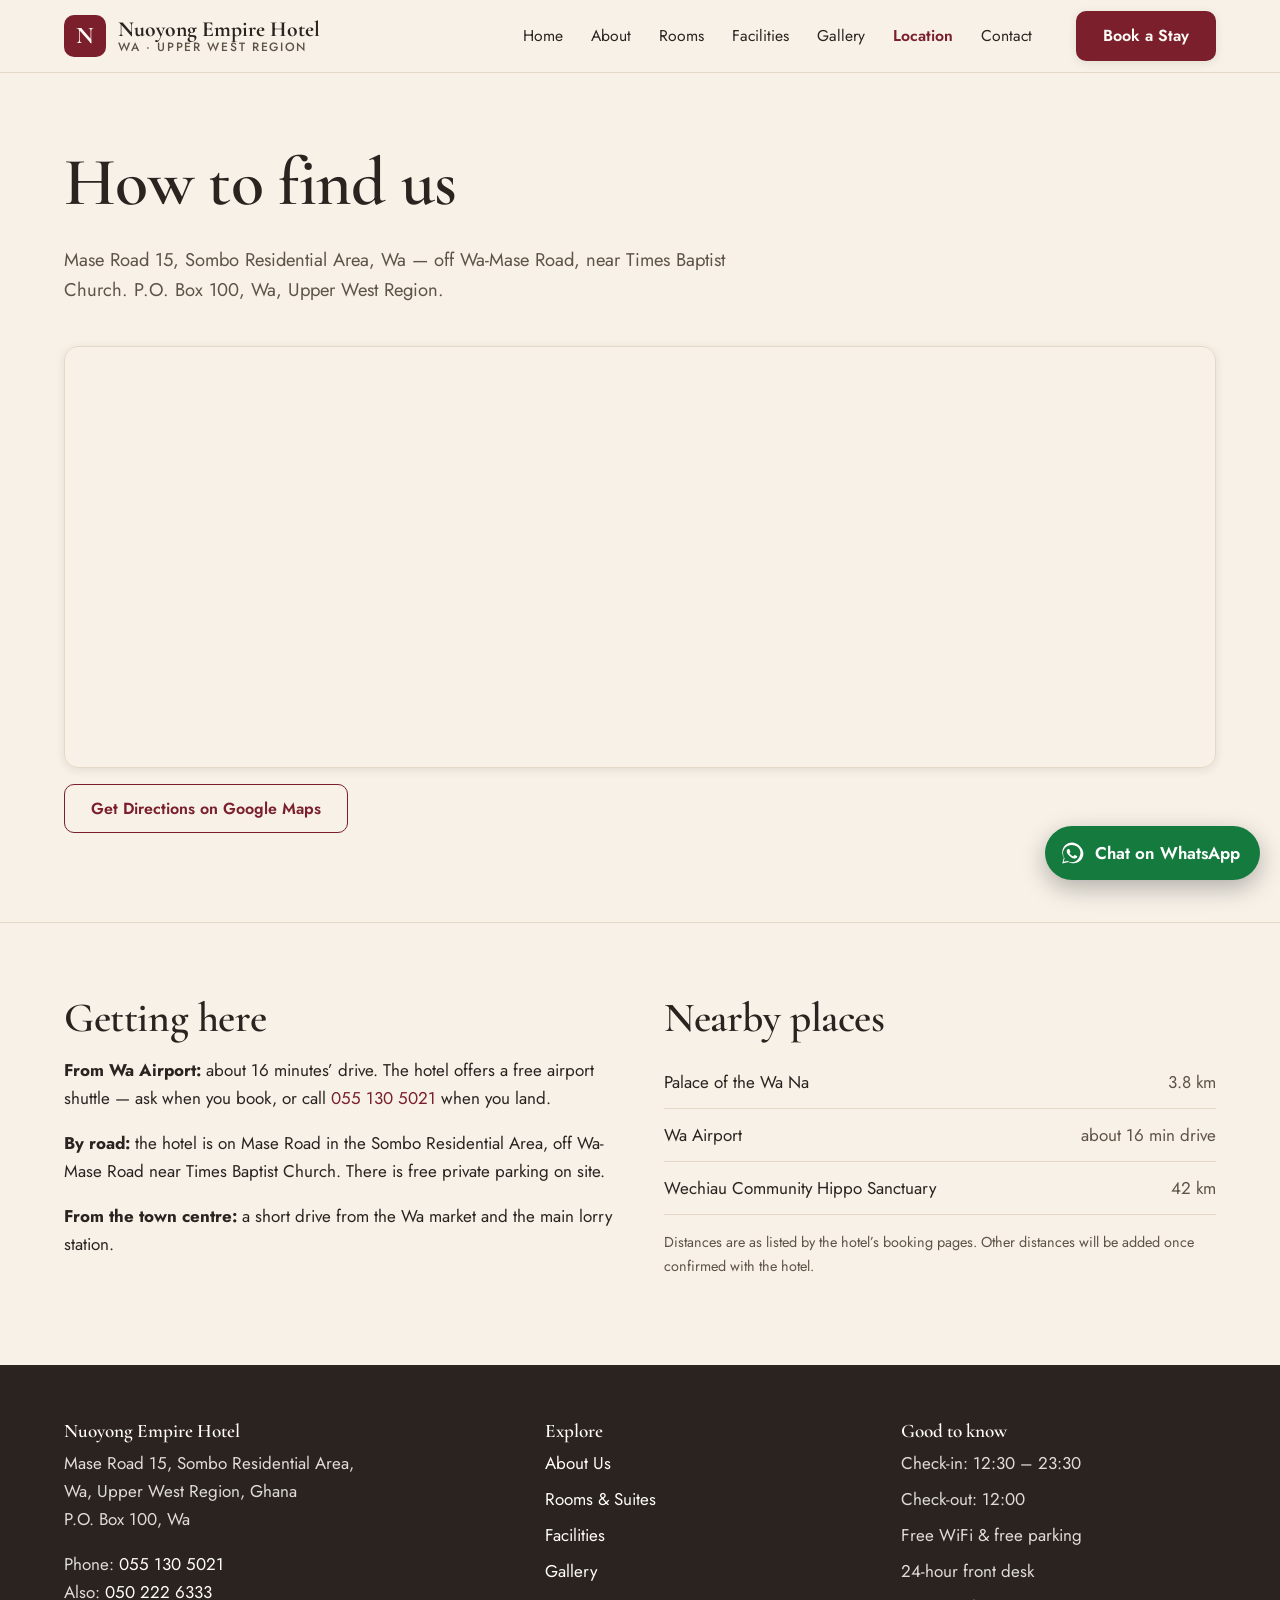
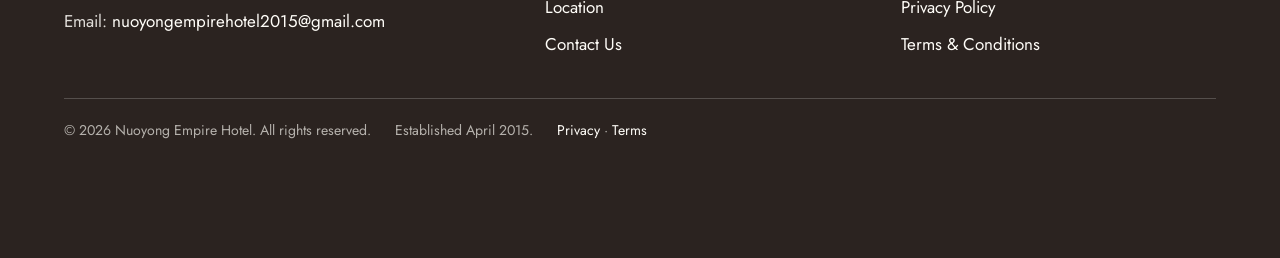
<file: location.html>
<!DOCTYPE html>
<html lang="en">
<head>
<meta charset="UTF-8">
<meta name="viewport" content="width=device-width, initial-scale=1.0">
<title>Location — Nuoyong Empire Hotel, Wa | Mase Road, Sombo</title>
<meta name="description" content="Find Nuoyong Empire Hotel — Mase Road 15, Sombo Residential Area, Wa, Upper West Region. Near Times Baptist Church, 3.8 km from the Palace of the Wa Na, about 16 minutes from Wa Airport.">
<meta property="og:type" content="website">
<meta property="og:title" content="Location — Nuoyong Empire Hotel, Wa">
<meta property="og:description" content="Mase Road 15, Sombo Residential Area, Wa — a quiet neighbourhood near Times Baptist Church.">
<meta property="og:image" content="assets/photos/exterior-day.jpg">
<link rel="preconnect" href="https://fonts.googleapis.com">
<link rel="preconnect" href="https://fonts.gstatic.com" crossorigin>
<link href="https://fonts.googleapis.com/css2?family=Cormorant+Garamond:wght@500;600;700&family=Jost:wght@400;500;600&display=swap" rel="stylesheet">
<link rel="stylesheet" href="assets/css/style.css">
<link rel="icon" type="image/svg+xml" href="favicon.svg">
</head>
<body>
<div class="preview-bar" id="previewBar" role="timer" aria-label="Live preview expiry countdown">
  <div class="wrap preview-bar-inner">
    <span class="preview-label">Live preview expires in</span>
    <span class="preview-count" id="previewCount"><span class="preview-num"><b id="pvDays">07</b><i>days</i></span><span class="preview-sep">:</span><span class="preview-num"><b id="pvHours">22</b><i>hrs</i></span><span class="preview-sep">:</span><span class="preview-num"><b id="pvMins">14</b><i>min</i></span><span class="preview-sep">:</span><span class="preview-num"><b id="pvSecs">00</b><i>sec</i></span></span>
    <span class="preview-note">Temporary preview &mdash; taken offline when the timer reaches zero.</span>
  </div>
</div>
<header class="site-header">
  <div class="wrap header-inner">
    <a class="brand" href="index.html">
      <span class="brand-mark">N</span>
      <span class="brand-name">Nuoyong Empire Hotel<small>Wa &middot; Upper West Region</small></span>
    </a>
    <button class="nav-toggle" aria-expanded="false" aria-controls="mainNav" aria-label="Open menu">&#9776; Menu</button>
    <nav class="main-nav" id="mainNav" aria-label="Main navigation">
      <a href="index.html">Home</a>
      <a href="about.html">About</a>
      <a href="rooms.html">Rooms</a>
      <a href="facilities.html">Facilities</a>
      <a href="gallery.html">Gallery</a>
      <a href="location.html" class="active" aria-current="page">Location</a>
      <a href="contact.html">Contact</a>
    </nav>
    <a class="btn btn-primary nav-cta" href="index.html#book">Book a Stay</a>
  </div>
</header>

<main>
  <section class="section">
    <div class="wrap">
      <div class="section-head">
        <h1>How to find us</h1>
        <p class="lead">Mase Road 15, Sombo Residential Area, Wa — off Wa-Mase Road, near Times Baptist Church. P.O. Box 100, Wa, Upper West Region.</p>
      </div>
      <div class="map-frame">
        <iframe title="Map showing Nuoyong Empire Hotel, Wa" src="https://www.google.com/maps?q=10.05739,-2.51846&amp;output=embed" loading="lazy" referrerpolicy="no-referrer-when-downgrade" allowfullscreen></iframe>
      </div>
      <p style="margin-top:16px;"><a class="btn btn-outline" href="https://www.google.com/maps/search/?api=1&amp;query=Nuoyong+Empire+Hotel+Wa+Ghana" target="_blank" rel="noopener">Get Directions on Google Maps</a></p>
    </div>
  </section>

  <section class="section">
    <div class="wrap loc-grid">
      <div>
        <h2>Getting here</h2>
        <p><strong>From Wa Airport:</strong> about 16 minutes&rsquo; drive. The hotel offers a free airport shuttle — ask when you book, or call <a href="tel:+233551305021">055 130 5021</a> when you land.</p>
        <p><strong>By road:</strong> the hotel is on Mase Road in the Sombo Residential Area, off Wa-Mase Road near Times Baptist Church. There is free private parking on site.</p>
        <p><strong>From the town centre:</strong> a short drive from the Wa market and the main lorry station.</p>
      </div>
      <div>
        <h2>Nearby places</h2>
        <ul class="near-list">
          <li><span>Palace of the Wa Na</span><span>3.8 km</span></li>
          <li><span>Wa Airport</span><span>about 16 min drive</span></li>
          <li><span>Wechiau Community Hippo Sanctuary</span><span>42 km</span></li>
        </ul>
        <p class="small" style="margin-top:16px;">Distances are as listed by the hotel&rsquo;s booking pages. Other distances will be added once confirmed with the hotel.</p>
      </div>
    </div>
  </section>
</main>

<footer class="site-footer">
  <div class="wrap">
    <div class="foot-grid">
      <div>
        <h3>Nuoyong Empire Hotel</h3>
        <p>Mase Road 15, Sombo Residential Area,<br>Wa, Upper West Region, Ghana<br>P.O. Box 100, Wa</p>
        <p>Phone: <a href="tel:+233551305021">055 130 5021</a><br>Also: <a href="tel:+233502226333">050 222 6333</a><br>Email: <a href="mailto:nuoyongempirehotel2015@gmail.com">nuoyongempirehotel2015@gmail.com</a></p>
      </div>
      <div>
        <h3>Explore</h3>
        <ul>
          <li><a href="about.html">About Us</a></li>
          <li><a href="rooms.html">Rooms &amp; Suites</a></li>
          <li><a href="facilities.html">Facilities</a></li>
          <li><a href="gallery.html">Gallery</a></li>
          <li><a href="location.html">Location</a></li>
          <li><a href="contact.html">Contact Us</a></li>
        </ul>
      </div>
      <div>
        <h3>Good to know</h3>
        <ul>
          <li>Check-in: 12:30 – 23:30</li>
          <li>Check-out: 12:00</li>
          <li>Free WiFi &amp; free parking</li>
          <li>24-hour front desk</li>
          <li><a href="privacy.html">Privacy Policy</a></li>
          <li><a href="terms.html">Terms &amp; Conditions</a></li>
        </ul>
      </div>
    </div>
    <div class="foot-bottom">
      <span>&copy; <span data-year>2026</span> Nuoyong Empire Hotel. All rights reserved.</span>
      <span>Established April 2015.</span>
      <span><a href="privacy.html">Privacy</a> &middot; <a href="terms.html">Terms</a></span>
    </div>
  </div>
</footer>

<a class="wa-float" href="https://wa.me/233551305021?text=Hello%20Nuoyong%20Empire%20Hotel%2C%20I%20would%20like%20to%20enquire%20about%20a%20stay." target="_blank" rel="noopener" aria-label="Chat with Nuoyong Empire Hotel on WhatsApp">
  <svg viewBox="0 0 32 32" fill="currentColor" aria-hidden="true"><path d="M16 3C9.4 3 4 8.4 4 15c0 2.4.7 4.6 2 6.5L4 29l7.7-2c1.8 1 3.9 1.6 6 1.6h.3c6.6 0 12-5.4 12-12S22.6 3 16 3zm0 24.4c-1.9 0-3.7-.5-5.3-1.5l-.4-.2-4.6 1.2 1.2-4.5-.3-.4c-1.1-1.7-1.7-3.6-1.7-5.6 0-5.8 4.7-10.4 10.5-10.4S26.4 9.6 26.4 15.4 21.8 27.4 16 27.4zm5.8-7.8c-.3-.2-1.9-.9-2.2-1-.3-.1-.5-.2-.8.2-.2.3-.9 1-.9 1.2-.2.2-.3.2-.6.1-.3-.2-1.3-.5-2.5-1.6-.9-.8-1.5-1.8-1.7-2.1-.2-.3 0-.5.1-.6l.5-.6c.2-.2.2-.3.3-.5.1-.2 0-.4 0-.5-.1-.2-.8-1.9-1.1-2.6-.3-.7-.6-.6-.8-.6h-.7c-.2 0-.5.1-.8.4-.3.3-1.1 1-1.1 2.6 0 1.5 1.1 3 1.3 3.2.2.2 2.2 3.4 5.4 4.8.8.3 1.4.5 1.8.7.8.2 1.5.2 2 .1.6-.1 1.9-.8 2.2-1.5.3-.8.3-1.4.2-1.5-.1-.2-.3-.2-.6-.4z"/></svg>
  <span>Chat on WhatsApp</span>
</a>

<script src="assets/js/site.js"></script>
<div class="preview-expired" id="previewExpired" hidden>
  <div class="preview-expired-card">
    <h2>This preview has expired.</h2>
    <p>This temporary preview of the Nuoyong Empire Hotel website was taken offline on 2 December 2026.</p>
    <p>Contact us for the live website.</p>
  </div>
</div>
</body>
</html>
</file>
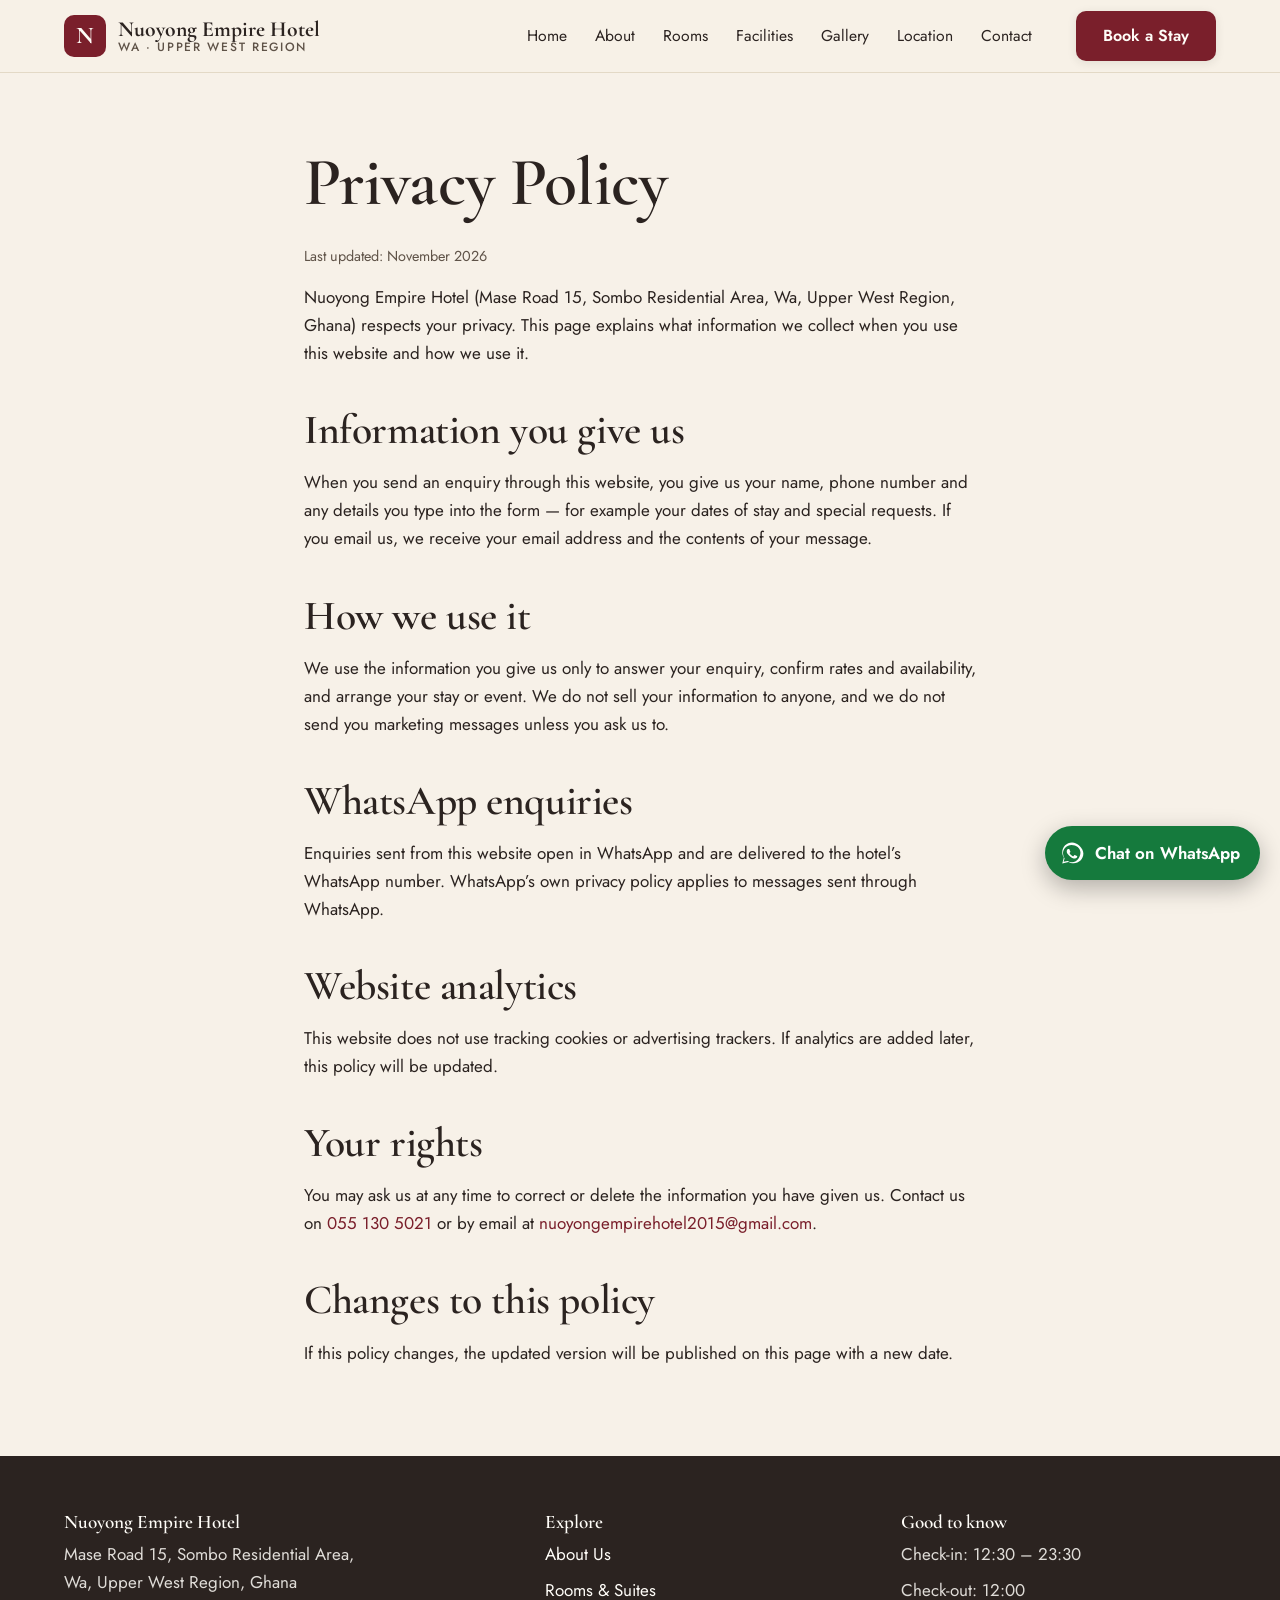
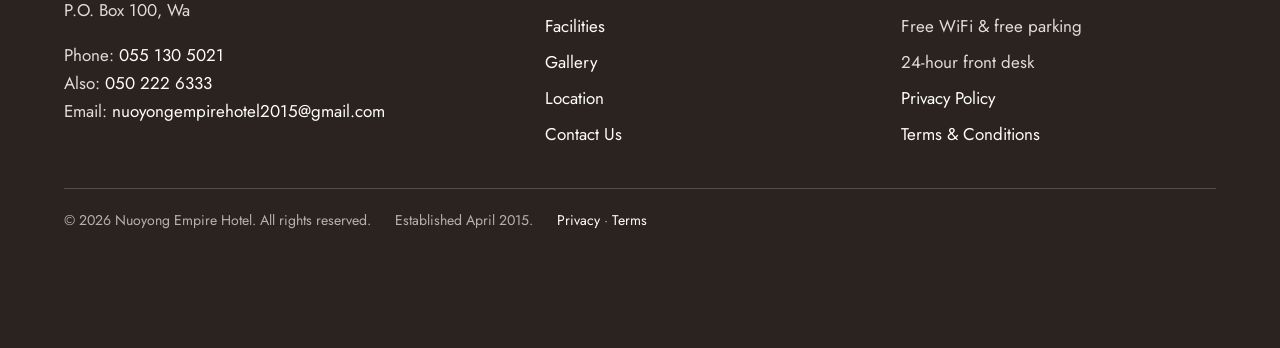
<file: privacy.html>
<!DOCTYPE html>
<html lang="en">
<head>
<meta charset="UTF-8">
<meta name="viewport" content="width=device-width, initial-scale=1.0">
<title>Privacy Policy — Nuoyong Empire Hotel, Wa</title>
<meta name="description" content="Privacy Policy for Nuoyong Empire Hotel, Wa — what information we collect when you enquire, and how we use it.">
<meta name="robots" content="noindex">
<link rel="preconnect" href="https://fonts.googleapis.com">
<link rel="preconnect" href="https://fonts.gstatic.com" crossorigin>
<link href="https://fonts.googleapis.com/css2?family=Cormorant+Garamond:wght@500;600;700&family=Jost:wght@400;500;600&display=swap" rel="stylesheet">
<link rel="stylesheet" href="assets/css/style.css">
<link rel="icon" type="image/svg+xml" href="favicon.svg">
</head>
<body>
<div class="preview-bar" id="previewBar" role="timer" aria-label="Live preview expiry countdown">
  <div class="wrap preview-bar-inner">
    <span class="preview-label">Live preview expires in</span>
    <span class="preview-count" id="previewCount"><span class="preview-num"><b id="pvDays">07</b><i>days</i></span><span class="preview-sep">:</span><span class="preview-num"><b id="pvHours">22</b><i>hrs</i></span><span class="preview-sep">:</span><span class="preview-num"><b id="pvMins">14</b><i>min</i></span><span class="preview-sep">:</span><span class="preview-num"><b id="pvSecs">00</b><i>sec</i></span></span>
    <span class="preview-note">Temporary preview &mdash; taken offline when the timer reaches zero.</span>
  </div>
</div>
<header class="site-header">
  <div class="wrap header-inner">
    <a class="brand" href="index.html">
      <span class="brand-mark">N</span>
      <span class="brand-name">Nuoyong Empire Hotel<small>Wa &middot; Upper West Region</small></span>
    </a>
    <button class="nav-toggle" aria-expanded="false" aria-controls="mainNav" aria-label="Open menu">&#9776; Menu</button>
    <nav class="main-nav" id="mainNav" aria-label="Main navigation">
      <a href="index.html">Home</a>
      <a href="about.html">About</a>
      <a href="rooms.html">Rooms</a>
      <a href="facilities.html">Facilities</a>
      <a href="gallery.html">Gallery</a>
      <a href="location.html">Location</a>
      <a href="contact.html">Contact</a>
    </nav>
    <a class="btn btn-primary nav-cta" href="index.html#book">Book a Stay</a>
  </div>
</header>

<main>
  <section class="section">
    <div class="wrap legal">
      <h1>Privacy Policy</h1>
      <p class="small">Last updated: November 2026</p>
      <p>Nuoyong Empire Hotel (Mase Road 15, Sombo Residential Area, Wa, Upper West Region, Ghana) respects your privacy. This page explains what information we collect when you use this website and how we use it.</p>
      <h2>Information you give us</h2>
      <p>When you send an enquiry through this website, you give us your name, phone number and any details you type into the form — for example your dates of stay and special requests. If you email us, we receive your email address and the contents of your message.</p>
      <h2>How we use it</h2>
      <p>We use the information you give us only to answer your enquiry, confirm rates and availability, and arrange your stay or event. We do not sell your information to anyone, and we do not send you marketing messages unless you ask us to.</p>
      <h2>WhatsApp enquiries</h2>
      <p>Enquiries sent from this website open in WhatsApp and are delivered to the hotel&rsquo;s WhatsApp number. WhatsApp&rsquo;s own privacy policy applies to messages sent through WhatsApp.</p>
      <h2>Website analytics</h2>
      <p>This website does not use tracking cookies or advertising trackers. If analytics are added later, this policy will be updated.</p>
      <h2>Your rights</h2>
      <p>You may ask us at any time to correct or delete the information you have given us. Contact us on <a href="tel:+233551305021">055 130 5021</a> or by email at <a href="mailto:nuoyongempirehotel2015@gmail.com">nuoyongempirehotel2015@gmail.com</a>.</p>
      <h2>Changes to this policy</h2>
      <p>If this policy changes, the updated version will be published on this page with a new date.</p>
    </div>
  </section>
</main>

<footer class="site-footer">
  <div class="wrap">
    <div class="foot-grid">
      <div>
        <h3>Nuoyong Empire Hotel</h3>
        <p>Mase Road 15, Sombo Residential Area,<br>Wa, Upper West Region, Ghana<br>P.O. Box 100, Wa</p>
        <p>Phone: <a href="tel:+233551305021">055 130 5021</a><br>Also: <a href="tel:+233502226333">050 222 6333</a><br>Email: <a href="mailto:nuoyongempirehotel2015@gmail.com">nuoyongempirehotel2015@gmail.com</a></p>
      </div>
      <div>
        <h3>Explore</h3>
        <ul>
          <li><a href="about.html">About Us</a></li>
          <li><a href="rooms.html">Rooms &amp; Suites</a></li>
          <li><a href="facilities.html">Facilities</a></li>
          <li><a href="gallery.html">Gallery</a></li>
          <li><a href="location.html">Location</a></li>
          <li><a href="contact.html">Contact Us</a></li>
        </ul>
      </div>
      <div>
        <h3>Good to know</h3>
        <ul>
          <li>Check-in: 12:30 – 23:30</li>
          <li>Check-out: 12:00</li>
          <li>Free WiFi &amp; free parking</li>
          <li>24-hour front desk</li>
          <li><a href="privacy.html">Privacy Policy</a></li>
          <li><a href="terms.html">Terms &amp; Conditions</a></li>
        </ul>
      </div>
    </div>
    <div class="foot-bottom">
      <span>&copy; <span data-year>2026</span> Nuoyong Empire Hotel. All rights reserved.</span>
      <span>Established April 2015.</span>
      <span><a href="privacy.html">Privacy</a> &middot; <a href="terms.html">Terms</a></span>
    </div>
  </div>
</footer>

<a class="wa-float" href="https://wa.me/233551305021?text=Hello%20Nuoyong%20Empire%20Hotel%2C%20I%20would%20like%20to%20enquire%20about%20a%20stay." target="_blank" rel="noopener" aria-label="Chat with Nuoyong Empire Hotel on WhatsApp">
  <svg viewBox="0 0 32 32" fill="currentColor" aria-hidden="true"><path d="M16 3C9.4 3 4 8.4 4 15c0 2.4.7 4.6 2 6.5L4 29l7.7-2c1.8 1 3.9 1.6 6 1.6h.3c6.6 0 12-5.4 12-12S22.6 3 16 3zm0 24.4c-1.9 0-3.7-.5-5.3-1.5l-.4-.2-4.6 1.2 1.2-4.5-.3-.4c-1.1-1.7-1.7-3.6-1.7-5.6 0-5.8 4.7-10.4 10.5-10.4S26.4 9.6 26.4 15.4 21.8 27.4 16 27.4zm5.8-7.8c-.3-.2-1.9-.9-2.2-1-.3-.1-.5-.2-.8.2-.2.3-.9 1-.9 1.2-.2.2-.3.2-.6.1-.3-.2-1.3-.5-2.5-1.6-.9-.8-1.5-1.8-1.7-2.1-.2-.3 0-.5.1-.6l.5-.6c.2-.2.2-.3.3-.5.1-.2 0-.4 0-.5-.1-.2-.8-1.9-1.1-2.6-.3-.7-.6-.6-.8-.6h-.7c-.2 0-.5.1-.8.4-.3.3-1.1 1-1.1 2.6 0 1.5 1.1 3 1.3 3.2.2.2 2.2 3.4 5.4 4.8.8.3 1.4.5 1.8.7.8.2 1.5.2 2 .1.6-.1 1.9-.8 2.2-1.5.3-.8.3-1.4.2-1.5-.1-.2-.3-.2-.6-.4z"/></svg>
  <span>Chat on WhatsApp</span>
</a>

<script src="assets/js/site.js"></script>
<div class="preview-expired" id="previewExpired" hidden>
  <div class="preview-expired-card">
    <h2>This preview has expired.</h2>
    <p>This temporary preview of the Nuoyong Empire Hotel website was taken offline on 2 December 2026.</p>
    <p>Contact us for the live website.</p>
  </div>
</div>
</body>
</html>
</file>
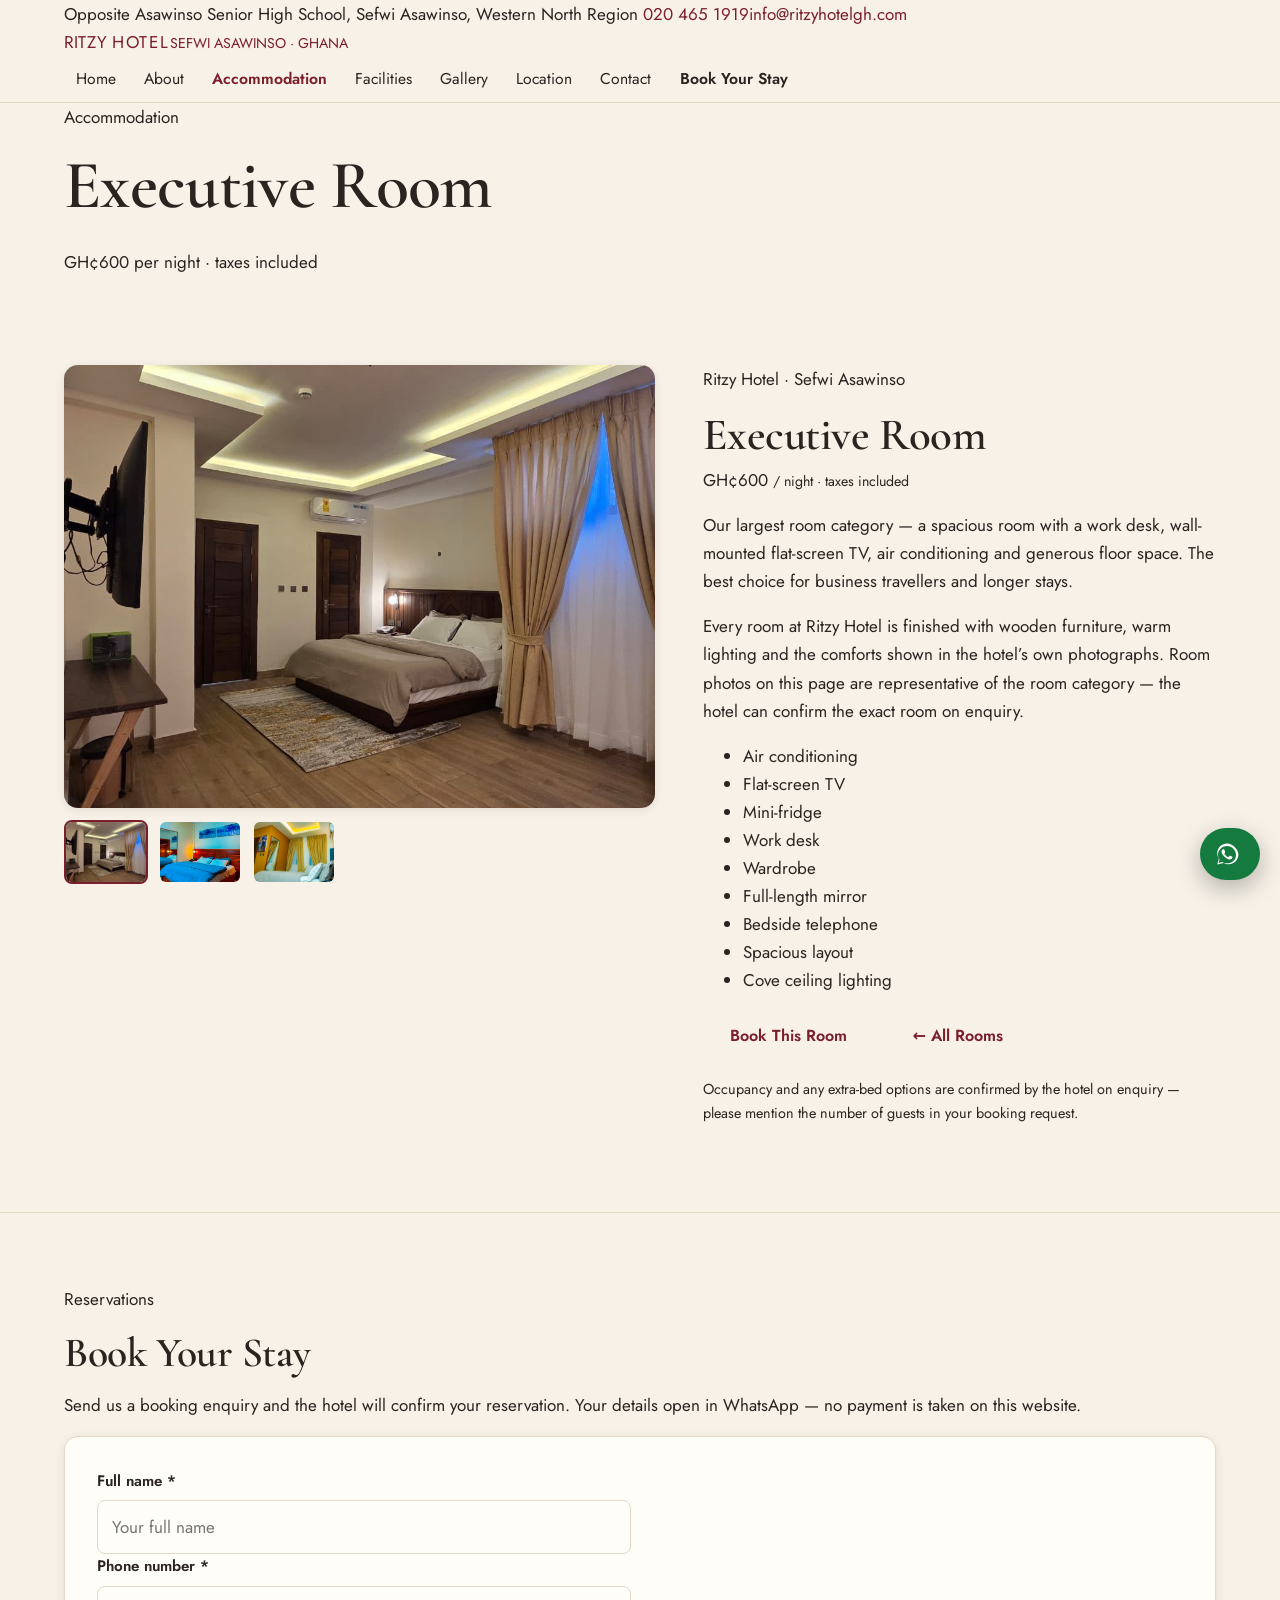
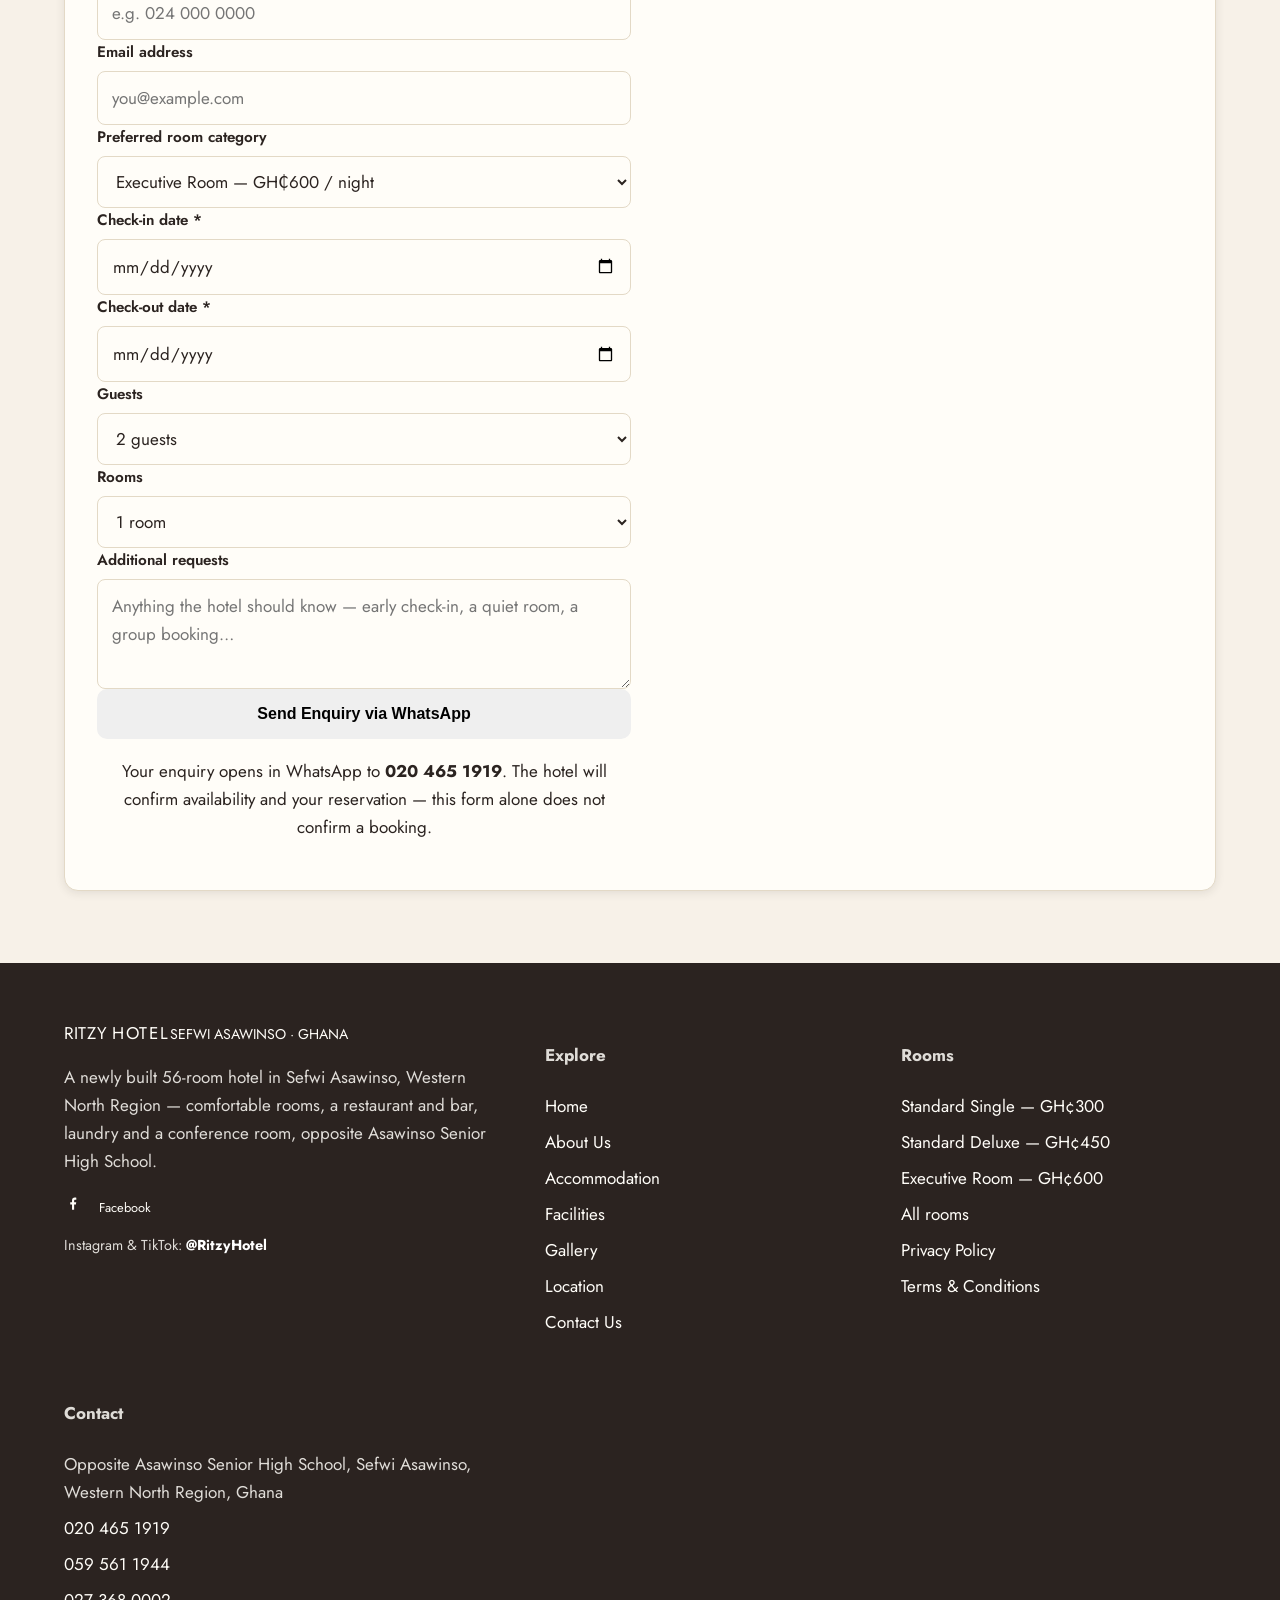
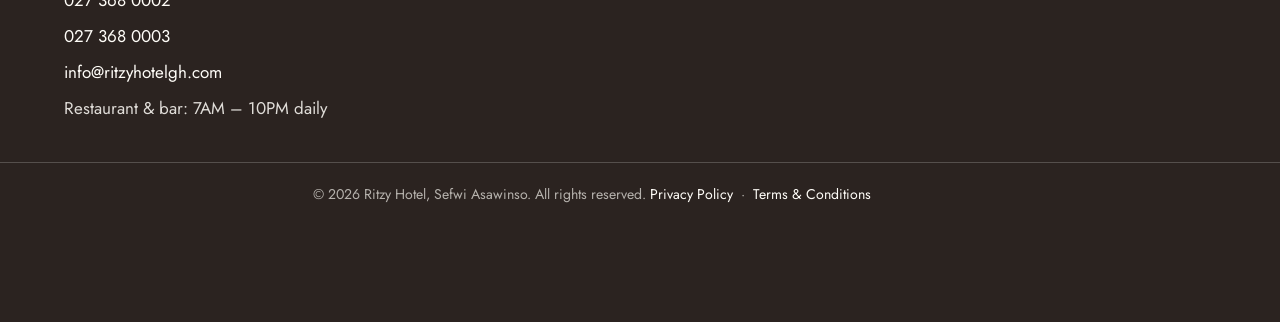
<file: room-executive.html>
<!DOCTYPE html>
<html lang="en">
<head>
<meta charset="utf-8">
<meta name="viewport" content="width=device-width, initial-scale=1">
<title>Executive Room — GH₵600/night | Ritzy Hotel, Sefwi Asawinso</title>
<meta name="description" content="Executive Room at Ritzy Hotel, Sefwi Asawinso — GH₵600 per night, taxes included. Spacious room with work desk, wall-mounted TV, air conditioning and generous floor space.">
<link rel="canonical" href="https://www.ritzyhotelgh.com/room-executive.html">
<meta property="og:type" content="website">
<meta property="og:title" content="Executive Room — GH₵600/night | Ritzy Hotel, Sefwi Asawinso">
<meta property="og:description" content="Executive Room at Ritzy Hotel, Sefwi Asawinso — GH₵600 per night, taxes included. Spacious room with work desk, wall-mounted TV, air conditioning and generous floor space.">
<meta property="og:url" content="https://www.ritzyhotelgh.com/room-executive.html">
<meta property="og:image" content="https://www.ritzyhotelgh.com/assets/photos/exterior-twilight.jpg">
<meta property="og:site_name" content="Ritzy Hotel">
<meta name="theme-color" content="#2b2723">
<link rel="icon" type="image/svg+xml" href="assets/favicon.svg">
<link rel="preconnect" href="https://fonts.googleapis.com">
<link rel="preconnect" href="https://fonts.gstatic.com" crossorigin>
<link href="https://fonts.googleapis.com/css2?family=Cormorant+Garamond:ital,wght@0,500;0,600;0,700;1,500&family=Jost:wght@400;500;600&display=swap" rel="stylesheet">
<link rel="stylesheet" href="assets/css/style.css">
</head>
<body>
<div class="preview-bar" id="previewBar" role="timer" aria-label="Live preview expiry countdown">
  <div class="wrap preview-bar-inner">
    <span class="preview-label">Live preview expires in</span>
    <span class="preview-count" id="previewCount"><span class="preview-num"><b id="pvDays">07</b><i>days</i></span><span class="preview-sep">:</span><span class="preview-num"><b id="pvHours">20</b><i>hrs</i></span><span class="preview-sep">:</span><span class="preview-num"><b id="pvMins">46</b><i>min</i></span><span class="preview-sep">:</span><span class="preview-num"><b id="pvSecs">00</b><i>sec</i></span></span>
    <span class="preview-note">Temporary preview &mdash; taken offline when the timer reaches zero.</span>
  </div>
</div>
<div class="topbar"><div class="wrap">
      <span>Opposite Asawinso Senior High School, Sefwi Asawinso, Western North Region</span>
      <span class="tb-right"><span><a href="tel:0204651919">020 465 1919</a></span><span><a href="mailto:info@ritzyhotelgh.com">info@ritzyhotelgh.com</a></span></span>
    </div></div>
    <header class="site-header"><div class="wrap">
      <a class="wordmark" href="index.html"><span class="r-mark">R</span>ITZY <span style="letter-spacing:.1em">HOTEL</span><small>SEFWI ASAWINSO &middot; GHANA</small></a>
      <button class="nav-toggle" aria-label="Open menu" aria-expanded="false"><span></span><span></span><span></span></button>
      <nav class="main-nav" aria-label="Main navigation"><a href="index.html">Home</a><a href="about.html">About</a><a href="rooms.html" class="active">Accommodation</a><a href="facilities.html">Facilities</a><a href="gallery.html">Gallery</a><a href="location.html">Location</a><a href="contact.html">Contact</a><a class="btn" href="contact.html#book">Book Your Stay</a></nav>
    </div></header>
<main>
<section class="page-hero"><div class="wrap"><p class="eyebrow">Accommodation</p><h1>Executive Room</h1><p>GH&cent;600 per night &middot; taxes included</p></div></section>
  <section class="section"><div class="wrap room-detail">
    <div class="reveal">
      <div class="img-frame"><img src="assets/photos/room-standard-2.jpg" alt="Executive Room at Ritzy Hotel — spacious room with work desk, wall-mounted TV and air conditioning"></div>
      <div class="thumb-row"><img src="assets/photos/room-standard-2.jpg" data-full="assets/photos/room-standard-2.jpg" alt="Executive Room" loading="lazy" class="active"><img src="assets/photos/room-blue-bedding.jpg" data-full="assets/photos/room-blue-bedding.jpg" alt="Guest bedroom" loading="lazy"><img src="assets/photos/room-gold-curtains.jpg" data-full="assets/photos/room-gold-curtains.jpg" alt="Guest bedroom" loading="lazy"></div>
    </div>
    <div class="reveal">
      <p class="eyebrow">Ritzy Hotel &middot; Sefwi Asawinso</p>
      <h2 style="font-size:clamp(2rem,4vw,2.8rem);margin:8px 0 6px">Executive Room</h2>
      <p class="price">GH&cent;600 <small>/ night &middot; taxes included</small></p>
      <p>Our largest room category — a spacious room with a work desk, wall-mounted flat-screen TV, air conditioning and generous floor space. The best choice for business travellers and longer stays.</p>
      <p>Every room at Ritzy Hotel is finished with wooden furniture, warm lighting and the comforts shown in the hotel&rsquo;s own photographs. Room photos on this page are representative of the room category — the hotel can confirm the exact room on enquiry.</p>
      <ul class="feat-list"><li>Air conditioning</li><li>Flat-screen TV</li><li>Mini-fridge</li><li>Work desk</li><li>Wardrobe</li><li>Full-length mirror</li><li>Bedside telephone</li><li>Spacious layout</li><li>Cove ceiling lighting</li></ul>
      <div style="display:flex;gap:12px;flex-wrap:wrap">
        <a class="btn" href="#book" data-book-room="Executive Room">Book This Room</a>
        <a class="btn ghost-dark" href="rooms.html">&larr; All Rooms</a>
      </div>
      <p style="margin-top:18px;font-size:.9rem">Occupancy and any extra-bed options are confirmed by the hotel on enquiry — please mention the number of guests in your booking request.</p>
    </div>
  </div></section>
  <section class="section booking" id="book"><div class="wrap">
      <div class="sec-head reveal"><p class="eyebrow">Reservations</p><h2>Book Your Stay</h2><p>Send us a booking enquiry and the hotel will confirm your reservation. Your details open in WhatsApp — no payment is taken on this website.</p><div class="gold-rule"></div></div>
      <form class="booking-form form-card reveal" novalidate>
        <div class="form-error" role="alert"></div>
        <div class="form-fields">
          <div class="form-grid">
            <div class="field"><label for="bf-name">Full name *</label><input id="bf-name" name="name" type="text" autocomplete="name" placeholder="Your full name" required></div>
            <div class="field"><label for="bf-phone">Phone number *</label><input id="bf-phone" name="phone" type="tel" autocomplete="tel" placeholder="e.g. 024 000 0000" required></div>
            <div class="field"><label for="bf-email">Email address</label><input id="bf-email" name="email" type="email" autocomplete="email" placeholder="you@example.com"></div>
            <div class="field"><label for="bf-room">Preferred room category</label><select id="bf-room" name="room"><option value="Standard Single">Standard Single — GH₵300 / night</option><option value="Standard Deluxe">Standard Deluxe — GH₵450 / night</option><option value="Executive Room" selected>Executive Room — GH₵600 / night</option></select></div>
            <div class="field"><label for="bf-in">Check-in date *</label><input id="bf-in" name="checkin" type="date" required></div>
            <div class="field"><label for="bf-out">Check-out date *</label><input id="bf-out" name="checkout" type="date" required></div>
            <div class="field"><label for="bf-guests">Guests</label><select id="bf-guests" name="guests"><option>1 guest</option><option selected>2 guests</option><option>3 guests</option><option>4 guests</option><option>5+ guests</option></select></div>
            <div class="field"><label for="bf-rooms">Rooms</label><select id="bf-rooms" name="rooms"><option selected>1 room</option><option>2 rooms</option><option>3 rooms</option><option>4 rooms</option><option>5+ rooms</option></select></div>
            <div class="field full"><label for="bf-req">Additional requests</label><textarea id="bf-req" name="requests" rows="3" placeholder="Anything the hotel should know — early check-in, a quiet room, a group booking…"></textarea></div>
            <div class="field full"><button class="btn whatsapp block" type="submit">Send Enquiry via WhatsApp</button>
            <p class="hint" style="text-align:center;margin-top:12px">Your enquiry opens in WhatsApp to <b>020 465 1919</b>. The hotel will confirm availability and your reservation — this form alone does not confirm a booking.</p></div>
          </div>
        </div>
        <div class="form-ok">
          <div class="tick">✓</div>
          <h3>Your enquiry has been prepared</h3>
          <p>WhatsApp should now be open with your booking details ready to send. The hotel will confirm availability and your reservation. If WhatsApp did not open, please call <a href="tel:0204651919">020 465 1919</a>.</p>
          <button class="btn ghost-dark" type="button" data-again>Send another enquiry</button>
        </div>
      </form>
    </div></section>
</main>
<footer class="site-footer"><div class="wrap foot-grid">
      <div>
        <a class="wordmark" href="index.html"><span class="r-mark">R</span>ITZY <span style="letter-spacing:.1em">HOTEL</span><small>SEFWI ASAWINSO &middot; GHANA</small></a>
        <p style="margin-top:16px">A newly built 56-room hotel in Sefwi Asawinso, Western North Region — comfortable rooms, a restaurant and bar, laundry and a conference room, opposite Asawinso Senior High School.</p>
        <div class="socials">
          <a href="https://web.facebook.com/p/RITZY-HOTEL-61594269758020/" target="_blank" rel="noopener" aria-label="Ritzy Hotel on Facebook"><svg viewBox="0 0 24 24" width="18" height="18" fill="currentColor"><path d="M13.5 21v-7h2.4l.4-3h-2.8V9.1c0-.9.3-1.5 1.6-1.5h1.3V4.9c-.3 0-1.1-.1-2.1-.1-2.1 0-3.6 1.3-3.6 3.7V11H8.3v3h2.4v7h2.8z"/></svg></a>
          <a href="https://web.facebook.com/p/RITZY-HOTEL-61594269758020/" target="_blank" rel="noopener" aria-label="Ritzy Hotel on Facebook (page)" style="font-family:var(--sans);font-size:.8rem;width:auto;padding:0 12px;border-radius:999px">Facebook</a>
        </div>
        <p style="margin-top:14px;font-size:.9rem">Instagram &amp; TikTok: <b style="color:#fff">@RitzyHotel</b></p>
      </div>
      <div>
        <h4>Explore</h4>
        <ul>
          <li><a href="index.html">Home</a></li>
          <li><a href="about.html">About Us</a></li>
          <li><a href="rooms.html">Accommodation</a></li>
          <li><a href="facilities.html">Facilities</a></li>
          <li><a href="gallery.html">Gallery</a></li>
          <li><a href="location.html">Location</a></li>
          <li><a href="contact.html">Contact Us</a></li>
        </ul>
      </div>
      <div>
        <h4>Rooms</h4>
        <ul>
          <li><a href="room-standard-single.html">Standard Single — GH&cent;300</a></li>
          <li><a href="room-standard-deluxe.html">Standard Deluxe — GH&cent;450</a></li>
          <li><a href="room-executive.html">Executive Room — GH&cent;600</a></li>
          <li><a href="rooms.html">All rooms</a></li>
          <li><a href="privacy.html">Privacy Policy</a></li>
          <li><a href="terms.html">Terms &amp; Conditions</a></li>
        </ul>
      </div>
      <div>
        <h4>Contact</h4>
        <ul>
          <li>Opposite Asawinso Senior High School, Sefwi Asawinso, Western North Region, Ghana</li>
          <li><a href="tel:0204651919">020 465 1919</a></li>
          <li><a href="tel:0595611944">059 561 1944</a></li>
          <li><a href="tel:0273680002">027 368 0002</a></li>
          <li><a href="tel:0273680003">027 368 0003</a></li>
          <li><a href="mailto:info@ritzyhotelgh.com">info@ritzyhotelgh.com</a></li>
          <li>Restaurant &amp; bar: 7AM – 10PM daily</li>
        </ul>
      </div>
    </div>
    <div class="foot-bottom"><div class="wrap">
      <span>&copy; <span id="year">2026</span> Ritzy Hotel, Sefwi Asawinso. All rights reserved.</span>
      <span><a href="privacy.html">Privacy Policy</a> &nbsp;&middot;&nbsp; <a href="terms.html">Terms &amp; Conditions</a></span>
    </div></div></footer>
    <a class="wa-float" href="#" data-wa aria-label="Chat with Ritzy Hotel on WhatsApp"><svg viewBox="0 0 32 32" fill="currentColor"><path d="M16 3C9.4 3 4 8.4 4 15c0 2.4.7 4.6 2 6.5L4 29l7.7-2c1.8 1 3.9 1.5 6 1.5h.3c6.6 0 12-5.4 12-12S22.6 3 16 3zm0 24.5c-1.9 0-3.8-.5-5.4-1.5l-.4-.2-4.6 1.2 1.2-4.4-.3-.4C5.4 20.7 4.9 19 4.9 17.3 4.9 11.2 9.9 6.2 16 6.2S27.1 11.2 27.1 17.3 22.1 27.5 16 27.5zm6.3-8.2c-.3-.2-2-1-2.3-1.1-.3-.1-.5-.2-.8.2-.2.3-.9 1.1-1.1 1.3-.2.2-.4.2-.7.1-.3-.2-1.4-.5-2.7-1.7-1-.9-1.7-2-1.9-2.3-.2-.3 0-.5.1-.7l.5-.6c.2-.2.2-.4.3-.6.1-.2 0-.4 0-.6-.1-.2-.8-1.8-1-2.5-.3-.6-.5-.6-.8-.6h-.6c-.2 0-.6.1-.9.4-.3.3-1.1 1.1-1.1 2.7s1.2 3.1 1.3 3.4c.2.2 2.3 3.6 5.7 5 3.4 1.4 3.4 1 4 .9.6-.1 2-0.8 2.2-1.6.3-.8.3-1.4.2-1.6-.1-.1-.3-.2-.7-.4z"/></svg></a>
    <script src="assets/js/site.js"></script>
    <div class="preview-expired" id="previewExpired" hidden>
  <div class="preview-expired-card">
    <h2>This preview has expired.</h2>
    <p>This temporary preview of the Ritzy Hotel website was taken offline on 2 December 2026.</p>
    <p>Contact us for the live website.</p>
  </div>
</div>
</body></html>
</file>
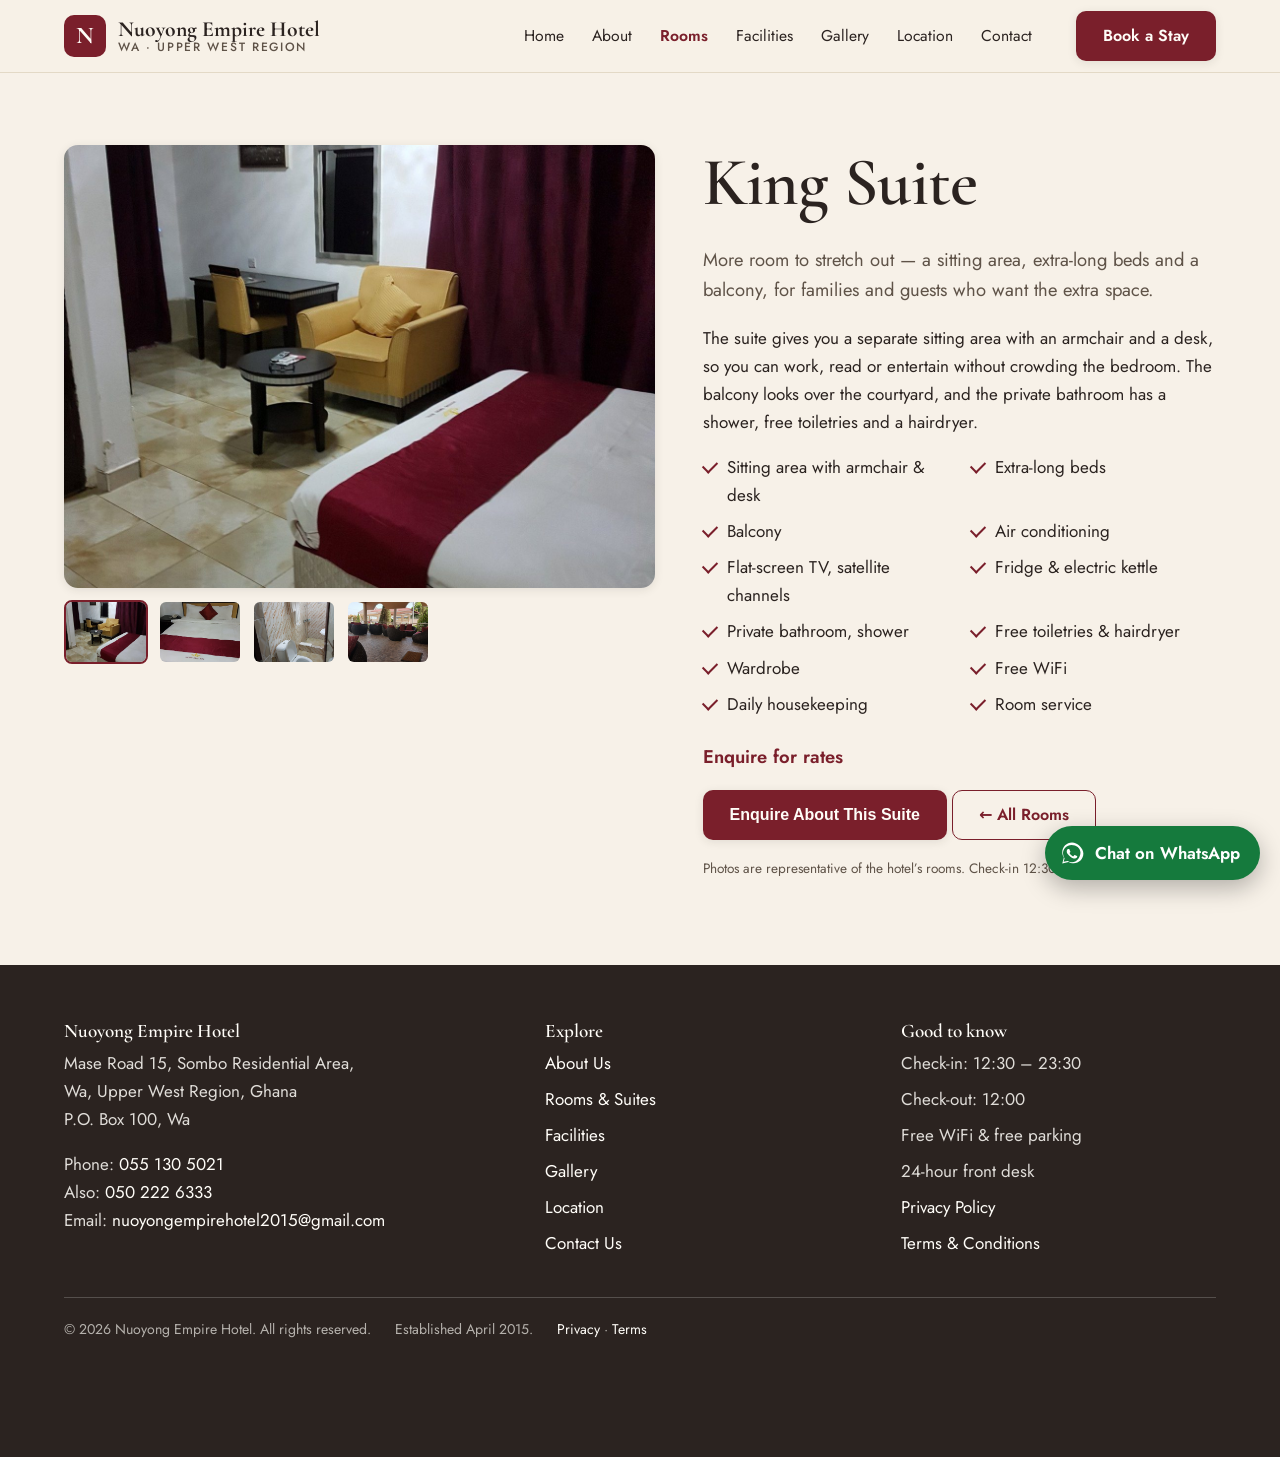
<file: room-king-suite.html>
<!DOCTYPE html>
<html lang="en">
<head>
<meta charset="UTF-8">
<meta name="viewport" content="width=device-width, initial-scale=1.0">
<title>King Suite — Nuoyong Empire Hotel, Wa</title>
<meta name="description" content="King Suite at Nuoyong Empire Hotel, Wa — a suite with a sitting area, extra-long beds and a balcony, air conditioning, flat-screen TV and private bathroom. Enquire for rates.">
<meta property="og:type" content="website">
<meta property="og:title" content="King Suite — Nuoyong Empire Hotel, Wa">
<meta property="og:description" content="A suite with a sitting area, extra-long beds and a balcony.">
<meta property="og:image" content="assets/photos/room-suite.jpg">
<link rel="preconnect" href="https://fonts.googleapis.com">
<link rel="preconnect" href="https://fonts.gstatic.com" crossorigin>
<link href="https://fonts.googleapis.com/css2?family=Cormorant+Garamond:wght@500;600;700&family=Jost:wght@400;500;600&display=swap" rel="stylesheet">
<link rel="stylesheet" href="assets/css/style.css">
<link rel="icon" type="image/svg+xml" href="favicon.svg">
</head>
<body>
<div class="preview-bar" id="previewBar" role="timer" aria-label="Live preview expiry countdown">
  <div class="wrap preview-bar-inner">
    <span class="preview-label">Live preview expires in</span>
    <span class="preview-count" id="previewCount"><span class="preview-num"><b id="pvDays">07</b><i>days</i></span><span class="preview-sep">:</span><span class="preview-num"><b id="pvHours">22</b><i>hrs</i></span><span class="preview-sep">:</span><span class="preview-num"><b id="pvMins">14</b><i>min</i></span><span class="preview-sep">:</span><span class="preview-num"><b id="pvSecs">00</b><i>sec</i></span></span>
    <span class="preview-note">Temporary preview &mdash; taken offline when the timer reaches zero.</span>
  </div>
</div>
<header class="site-header">
  <div class="wrap header-inner">
    <a class="brand" href="index.html">
      <span class="brand-mark">N</span>
      <span class="brand-name">Nuoyong Empire Hotel<small>Wa &middot; Upper West Region</small></span>
    </a>
    <button class="nav-toggle" aria-expanded="false" aria-controls="mainNav" aria-label="Open menu">&#9776; Menu</button>
    <nav class="main-nav" id="mainNav" aria-label="Main navigation">
      <a href="index.html">Home</a>
      <a href="about.html">About</a>
      <a href="rooms.html" class="active">Rooms</a>
      <a href="facilities.html">Facilities</a>
      <a href="gallery.html">Gallery</a>
      <a href="location.html">Location</a>
      <a href="contact.html">Contact</a>
    </nav>
    <a class="btn btn-primary nav-cta" href="index.html#book">Book a Stay</a>
  </div>
</header>

<main>
  <section class="section">
    <div class="wrap room-detail">
      <div>
        <div class="img-frame"><img id="roomMain" src="assets/photos/room-suite.jpg" alt="A suite sitting area at Nuoyong Empire Hotel — an armchair and desk beside the bed, with maroon curtains"></div>
        <div class="thumb-row">
          <img class="active" src="assets/photos/room-suite.jpg" data-full="assets/photos/room-suite.jpg" alt="Suite sitting area">
          <img src="assets/photos/room-double-bed.jpg" data-full="assets/photos/room-double-bed.jpg" alt="Bed with red runner">
          <img src="assets/photos/bathroom.jpg" data-full="assets/photos/bathroom.jpg" alt="Private bathroom with shower">
          <img src="assets/photos/terrace-lounge.jpg" data-full="assets/photos/terrace-lounge.jpg" alt="Outdoor terrace where you can sit in the evening">
        </div>
      </div>
      <div>
        <h1>King Suite</h1>
        <p class="lead">More room to stretch out — a sitting area, extra-long beds and a balcony, for families and guests who want the extra space.</p>
        <p>The suite gives you a separate sitting area with an armchair and a desk, so you can work, read or entertain without crowding the bedroom. The balcony looks over the courtyard, and the private bathroom has a shower, free toiletries and a hairdryer.</p>
        <ul class="check-list">
          <li>Sitting area with armchair &amp; desk</li>
          <li>Extra-long beds</li>
          <li>Balcony</li>
          <li>Air conditioning</li>
          <li>Flat-screen TV, satellite channels</li>
          <li>Fridge &amp; electric kettle</li>
          <li>Private bathroom, shower</li>
          <li>Free toiletries &amp; hairdryer</li>
          <li>Wardrobe</li>
          <li>Free WiFi</li>
          <li>Daily housekeeping</li>
          <li>Room service</li>
        </ul>
        <p class="rate-note" style="font-size:1.15rem;">Enquire for rates</p>
        <p><button class="btn btn-primary" data-book-room="King Suite">Enquire About This Suite</button> <a class="btn btn-outline" href="rooms.html">&larr; All Rooms</a></p>
        <p class="rep-note">Photos are representative of the hotel&rsquo;s rooms. Check-in 12:30 – 23:30, check-out 12:00.</p>
      </div>
    </div>
  </section>
</main>

<footer class="site-footer">
  <div class="wrap">
    <div class="foot-grid">
      <div>
        <h3>Nuoyong Empire Hotel</h3>
        <p>Mase Road 15, Sombo Residential Area,<br>Wa, Upper West Region, Ghana<br>P.O. Box 100, Wa</p>
        <p>Phone: <a href="tel:+233551305021">055 130 5021</a><br>Also: <a href="tel:+233502226333">050 222 6333</a><br>Email: <a href="mailto:nuoyongempirehotel2015@gmail.com">nuoyongempirehotel2015@gmail.com</a></p>
      </div>
      <div>
        <h3>Explore</h3>
        <ul>
          <li><a href="about.html">About Us</a></li>
          <li><a href="rooms.html">Rooms &amp; Suites</a></li>
          <li><a href="facilities.html">Facilities</a></li>
          <li><a href="gallery.html">Gallery</a></li>
          <li><a href="location.html">Location</a></li>
          <li><a href="contact.html">Contact Us</a></li>
        </ul>
      </div>
      <div>
        <h3>Good to know</h3>
        <ul>
          <li>Check-in: 12:30 – 23:30</li>
          <li>Check-out: 12:00</li>
          <li>Free WiFi &amp; free parking</li>
          <li>24-hour front desk</li>
          <li><a href="privacy.html">Privacy Policy</a></li>
          <li><a href="terms.html">Terms &amp; Conditions</a></li>
        </ul>
      </div>
    </div>
    <div class="foot-bottom">
      <span>&copy; <span data-year>2026</span> Nuoyong Empire Hotel. All rights reserved.</span>
      <span>Established April 2015.</span>
      <span><a href="privacy.html">Privacy</a> &middot; <a href="terms.html">Terms</a></span>
    </div>
  </div>
</footer>

<a class="wa-float" href="https://wa.me/233551305021?text=Hello%20Nuoyong%20Empire%20Hotel%2C%20I%20would%20like%20to%20enquire%20about%20a%20stay." target="_blank" rel="noopener" aria-label="Chat with Nuoyong Empire Hotel on WhatsApp">
  <svg viewBox="0 0 32 32" fill="currentColor" aria-hidden="true"><path d="M16 3C9.4 3 4 8.4 4 15c0 2.4.7 4.6 2 6.5L4 29l7.7-2c1.8 1 3.9 1.6 6 1.6h.3c6.6 0 12-5.4 12-12S22.6 3 16 3zm0 24.4c-1.9 0-3.7-.5-5.3-1.5l-.4-.2-4.6 1.2 1.2-4.5-.3-.4c-1.1-1.7-1.7-3.6-1.7-5.6 0-5.8 4.7-10.4 10.5-10.4S26.4 9.6 26.4 15.4 21.8 27.4 16 27.4zm5.8-7.8c-.3-.2-1.9-.9-2.2-1-.3-.1-.5-.2-.8.2-.2.3-.9 1-.9 1.2-.2.2-.3.2-.6.1-.3-.2-1.3-.5-2.5-1.6-.9-.8-1.5-1.8-1.7-2.1-.2-.3 0-.5.1-.6l.5-.6c.2-.2.2-.3.3-.5.1-.2 0-.4 0-.5-.1-.2-.8-1.9-1.1-2.6-.3-.7-.6-.6-.8-.6h-.7c-.2 0-.5.1-.8.4-.3.3-1.1 1-1.1 2.6 0 1.5 1.1 3 1.3 3.2.2.2 2.2 3.4 5.4 4.8.8.3 1.4.5 1.8.7.8.2 1.5.2 2 .1.6-.1 1.9-.8 2.2-1.5.3-.8.3-1.4.2-1.5-.1-.2-.3-.2-.6-.4z"/></svg>
  <span>Chat on WhatsApp</span>
</a>

<script src="assets/js/site.js"></script>
<div class="preview-expired" id="previewExpired" hidden>
  <div class="preview-expired-card">
    <h2>This preview has expired.</h2>
    <p>This temporary preview of the Nuoyong Empire Hotel website was taken offline on 2 December 2026.</p>
    <p>Contact us for the live website.</p>
  </div>
</div>
</body>
</html>
</file>
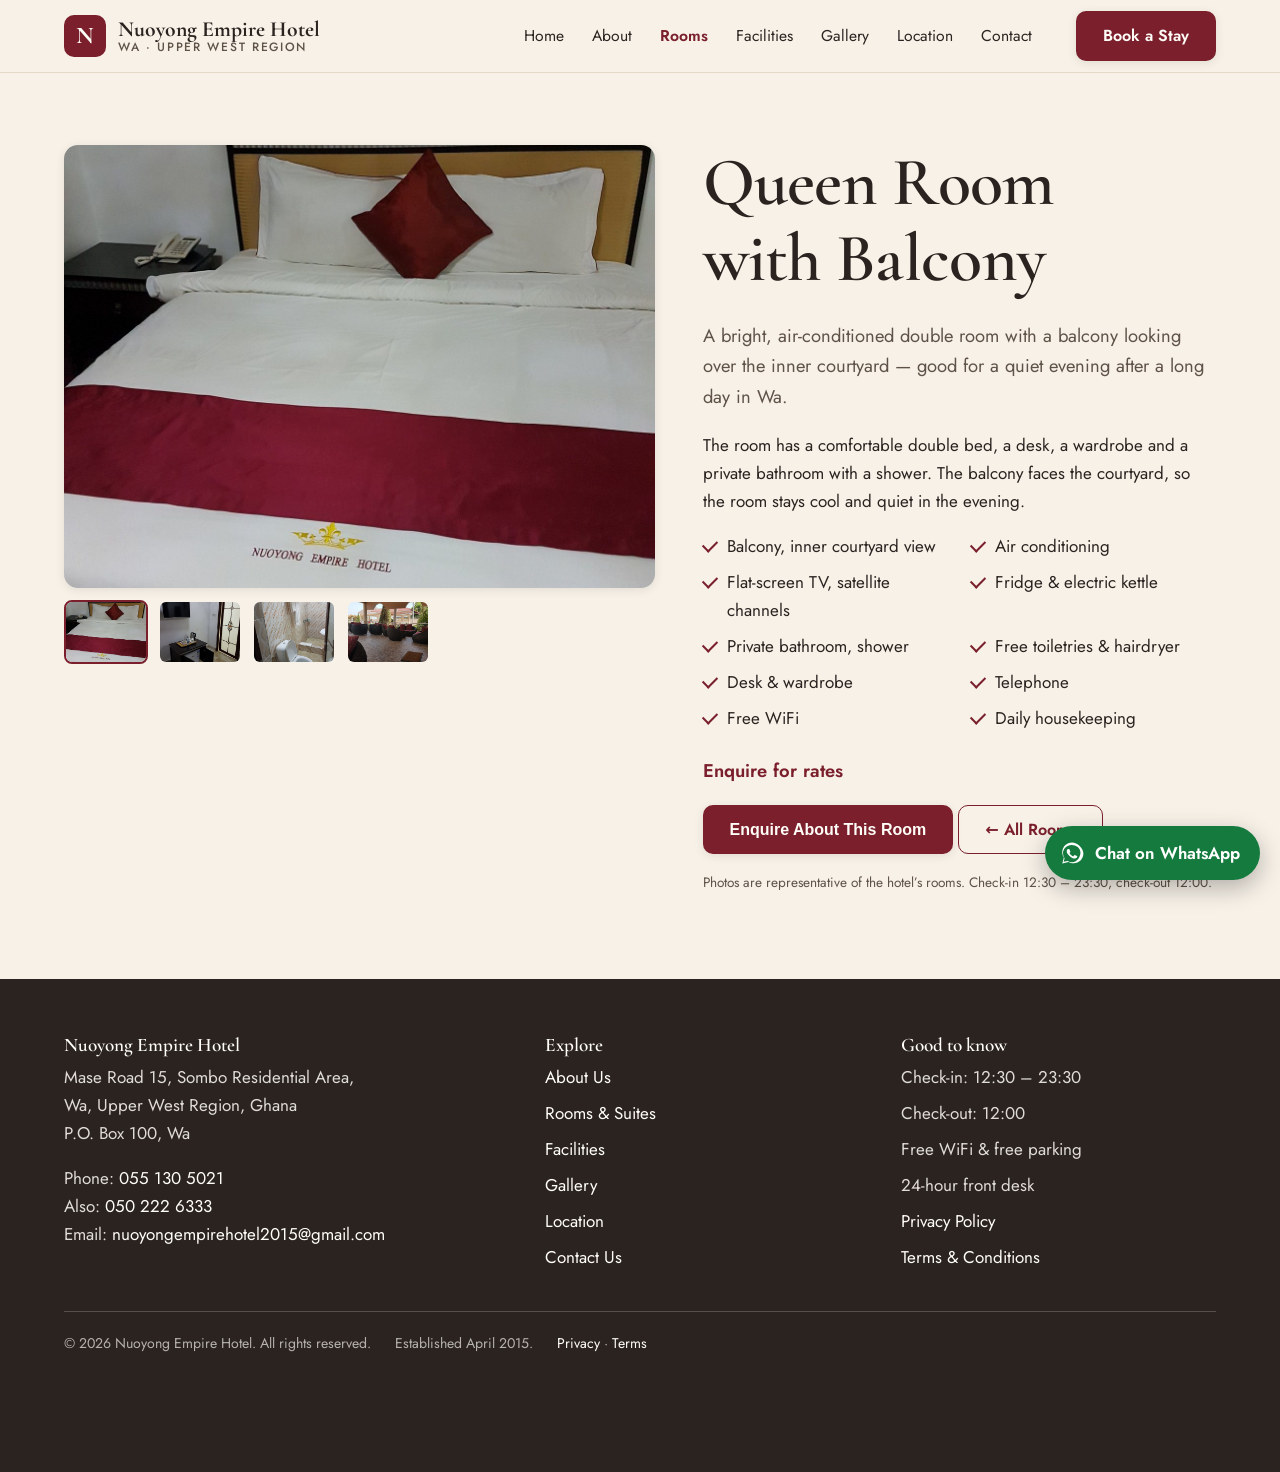
<file: room-queen-balcony.html>
<!DOCTYPE html>
<html lang="en">
<head>
<meta charset="UTF-8">
<meta name="viewport" content="width=device-width, initial-scale=1.0">
<title>Queen Room with Balcony — Nuoyong Empire Hotel, Wa</title>
<meta name="description" content="Queen Room with Balcony at Nuoyong Empire Hotel, Wa — an air-conditioned double room with a balcony over the inner courtyard, flat-screen TV, fridge and private bathroom. Enquire for rates.">
<meta property="og:type" content="website">
<meta property="og:title" content="Queen Room with Balcony — Nuoyong Empire Hotel, Wa">
<meta property="og:description" content="An air-conditioned double room with a balcony over the inner courtyard.">
<meta property="og:image" content="assets/photos/room-double-bed.jpg">
<link rel="preconnect" href="https://fonts.googleapis.com">
<link rel="preconnect" href="https://fonts.gstatic.com" crossorigin>
<link href="https://fonts.googleapis.com/css2?family=Cormorant+Garamond:wght@500;600;700&family=Jost:wght@400;500;600&display=swap" rel="stylesheet">
<link rel="stylesheet" href="assets/css/style.css">
<link rel="icon" type="image/svg+xml" href="favicon.svg">
</head>
<body>
<div class="preview-bar" id="previewBar" role="timer" aria-label="Live preview expiry countdown">
  <div class="wrap preview-bar-inner">
    <span class="preview-label">Live preview expires in</span>
    <span class="preview-count" id="previewCount"><span class="preview-num"><b id="pvDays">07</b><i>days</i></span><span class="preview-sep">:</span><span class="preview-num"><b id="pvHours">22</b><i>hrs</i></span><span class="preview-sep">:</span><span class="preview-num"><b id="pvMins">14</b><i>min</i></span><span class="preview-sep">:</span><span class="preview-num"><b id="pvSecs">00</b><i>sec</i></span></span>
    <span class="preview-note">Temporary preview &mdash; taken offline when the timer reaches zero.</span>
  </div>
</div>
<header class="site-header">
  <div class="wrap header-inner">
    <a class="brand" href="index.html">
      <span class="brand-mark">N</span>
      <span class="brand-name">Nuoyong Empire Hotel<small>Wa &middot; Upper West Region</small></span>
    </a>
    <button class="nav-toggle" aria-expanded="false" aria-controls="mainNav" aria-label="Open menu">&#9776; Menu</button>
    <nav class="main-nav" id="mainNav" aria-label="Main navigation">
      <a href="index.html">Home</a>
      <a href="about.html">About</a>
      <a href="rooms.html" class="active">Rooms</a>
      <a href="facilities.html">Facilities</a>
      <a href="gallery.html">Gallery</a>
      <a href="location.html">Location</a>
      <a href="contact.html">Contact</a>
    </nav>
    <a class="btn btn-primary nav-cta" href="index.html#book">Book a Stay</a>
  </div>
</header>

<main>
  <section class="section">
    <div class="wrap room-detail">
      <div>
        <div class="img-frame"><img id="roomMain" src="assets/photos/room-double-bed.jpg" alt="A double room at Nuoyong Empire Hotel — white linen, a deep red bed runner and the hotel's embroidered crown logo"></div>
        <div class="thumb-row">
          <img class="active" src="assets/photos/room-double-bed.jpg" data-full="assets/photos/room-double-bed.jpg" alt="Double bed with red runner">
          <img src="assets/photos/room-tv-fridge.jpg" data-full="assets/photos/room-tv-fridge.jpg" alt="TV, desk and mini-fridge in the room">
          <img src="assets/photos/bathroom.jpg" data-full="assets/photos/bathroom.jpg" alt="Private bathroom with shower">
          <img src="assets/photos/terrace-lounge.jpg" data-full="assets/photos/terrace-lounge.jpg" alt="Outdoor terrace where you can sit in the evening">
        </div>
      </div>
      <div>
        <h1>Queen Room with Balcony</h1>
        <p class="lead">A bright, air-conditioned double room with a balcony looking over the inner courtyard — good for a quiet evening after a long day in Wa.</p>
        <p>The room has a comfortable double bed, a desk, a wardrobe and a private bathroom with a shower. The balcony faces the courtyard, so the room stays cool and quiet in the evening.</p>
        <ul class="check-list">
          <li>Balcony, inner courtyard view</li>
          <li>Air conditioning</li>
          <li>Flat-screen TV, satellite channels</li>
          <li>Fridge &amp; electric kettle</li>
          <li>Private bathroom, shower</li>
          <li>Free toiletries &amp; hairdryer</li>
          <li>Desk &amp; wardrobe</li>
          <li>Telephone</li>
          <li>Free WiFi</li>
          <li>Daily housekeeping</li>
        </ul>
        <p class="rate-note" style="font-size:1.15rem;">Enquire for rates</p>
        <p><button class="btn btn-primary" data-book-room="Queen Room with Balcony">Enquire About This Room</button> <a class="btn btn-outline" href="rooms.html">&larr; All Rooms</a></p>
        <p class="rep-note">Photos are representative of the hotel&rsquo;s rooms. Check-in 12:30 – 23:30, check-out 12:00.</p>
      </div>
    </div>
  </section>
</main>

<footer class="site-footer">
  <div class="wrap">
    <div class="foot-grid">
      <div>
        <h3>Nuoyong Empire Hotel</h3>
        <p>Mase Road 15, Sombo Residential Area,<br>Wa, Upper West Region, Ghana<br>P.O. Box 100, Wa</p>
        <p>Phone: <a href="tel:+233551305021">055 130 5021</a><br>Also: <a href="tel:+233502226333">050 222 6333</a><br>Email: <a href="mailto:nuoyongempirehotel2015@gmail.com">nuoyongempirehotel2015@gmail.com</a></p>
      </div>
      <div>
        <h3>Explore</h3>
        <ul>
          <li><a href="about.html">About Us</a></li>
          <li><a href="rooms.html">Rooms &amp; Suites</a></li>
          <li><a href="facilities.html">Facilities</a></li>
          <li><a href="gallery.html">Gallery</a></li>
          <li><a href="location.html">Location</a></li>
          <li><a href="contact.html">Contact Us</a></li>
        </ul>
      </div>
      <div>
        <h3>Good to know</h3>
        <ul>
          <li>Check-in: 12:30 – 23:30</li>
          <li>Check-out: 12:00</li>
          <li>Free WiFi &amp; free parking</li>
          <li>24-hour front desk</li>
          <li><a href="privacy.html">Privacy Policy</a></li>
          <li><a href="terms.html">Terms &amp; Conditions</a></li>
        </ul>
      </div>
    </div>
    <div class="foot-bottom">
      <span>&copy; <span data-year>2026</span> Nuoyong Empire Hotel. All rights reserved.</span>
      <span>Established April 2015.</span>
      <span><a href="privacy.html">Privacy</a> &middot; <a href="terms.html">Terms</a></span>
    </div>
  </div>
</footer>

<a class="wa-float" href="https://wa.me/233551305021?text=Hello%20Nuoyong%20Empire%20Hotel%2C%20I%20would%20like%20to%20enquire%20about%20a%20stay." target="_blank" rel="noopener" aria-label="Chat with Nuoyong Empire Hotel on WhatsApp">
  <svg viewBox="0 0 32 32" fill="currentColor" aria-hidden="true"><path d="M16 3C9.4 3 4 8.4 4 15c0 2.4.7 4.6 2 6.5L4 29l7.7-2c1.8 1 3.9 1.6 6 1.6h.3c6.6 0 12-5.4 12-12S22.6 3 16 3zm0 24.4c-1.9 0-3.7-.5-5.3-1.5l-.4-.2-4.6 1.2 1.2-4.5-.3-.4c-1.1-1.7-1.7-3.6-1.7-5.6 0-5.8 4.7-10.4 10.5-10.4S26.4 9.6 26.4 15.4 21.8 27.4 16 27.4zm5.8-7.8c-.3-.2-1.9-.9-2.2-1-.3-.1-.5-.2-.8.2-.2.3-.9 1-.9 1.2-.2.2-.3.2-.6.1-.3-.2-1.3-.5-2.5-1.6-.9-.8-1.5-1.8-1.7-2.1-.2-.3 0-.5.1-.6l.5-.6c.2-.2.2-.3.3-.5.1-.2 0-.4 0-.5-.1-.2-.8-1.9-1.1-2.6-.3-.7-.6-.6-.8-.6h-.7c-.2 0-.5.1-.8.4-.3.3-1.1 1-1.1 2.6 0 1.5 1.1 3 1.3 3.2.2.2 2.2 3.4 5.4 4.8.8.3 1.4.5 1.8.7.8.2 1.5.2 2 .1.6-.1 1.9-.8 2.2-1.5.3-.8.3-1.4.2-1.5-.1-.2-.3-.2-.6-.4z"/></svg>
  <span>Chat on WhatsApp</span>
</a>

<script src="assets/js/site.js"></script>
<div class="preview-expired" id="previewExpired" hidden>
  <div class="preview-expired-card">
    <h2>This preview has expired.</h2>
    <p>This temporary preview of the Nuoyong Empire Hotel website was taken offline on 2 December 2026.</p>
    <p>Contact us for the live website.</p>
  </div>
</div>
</body>
</html>
</file>
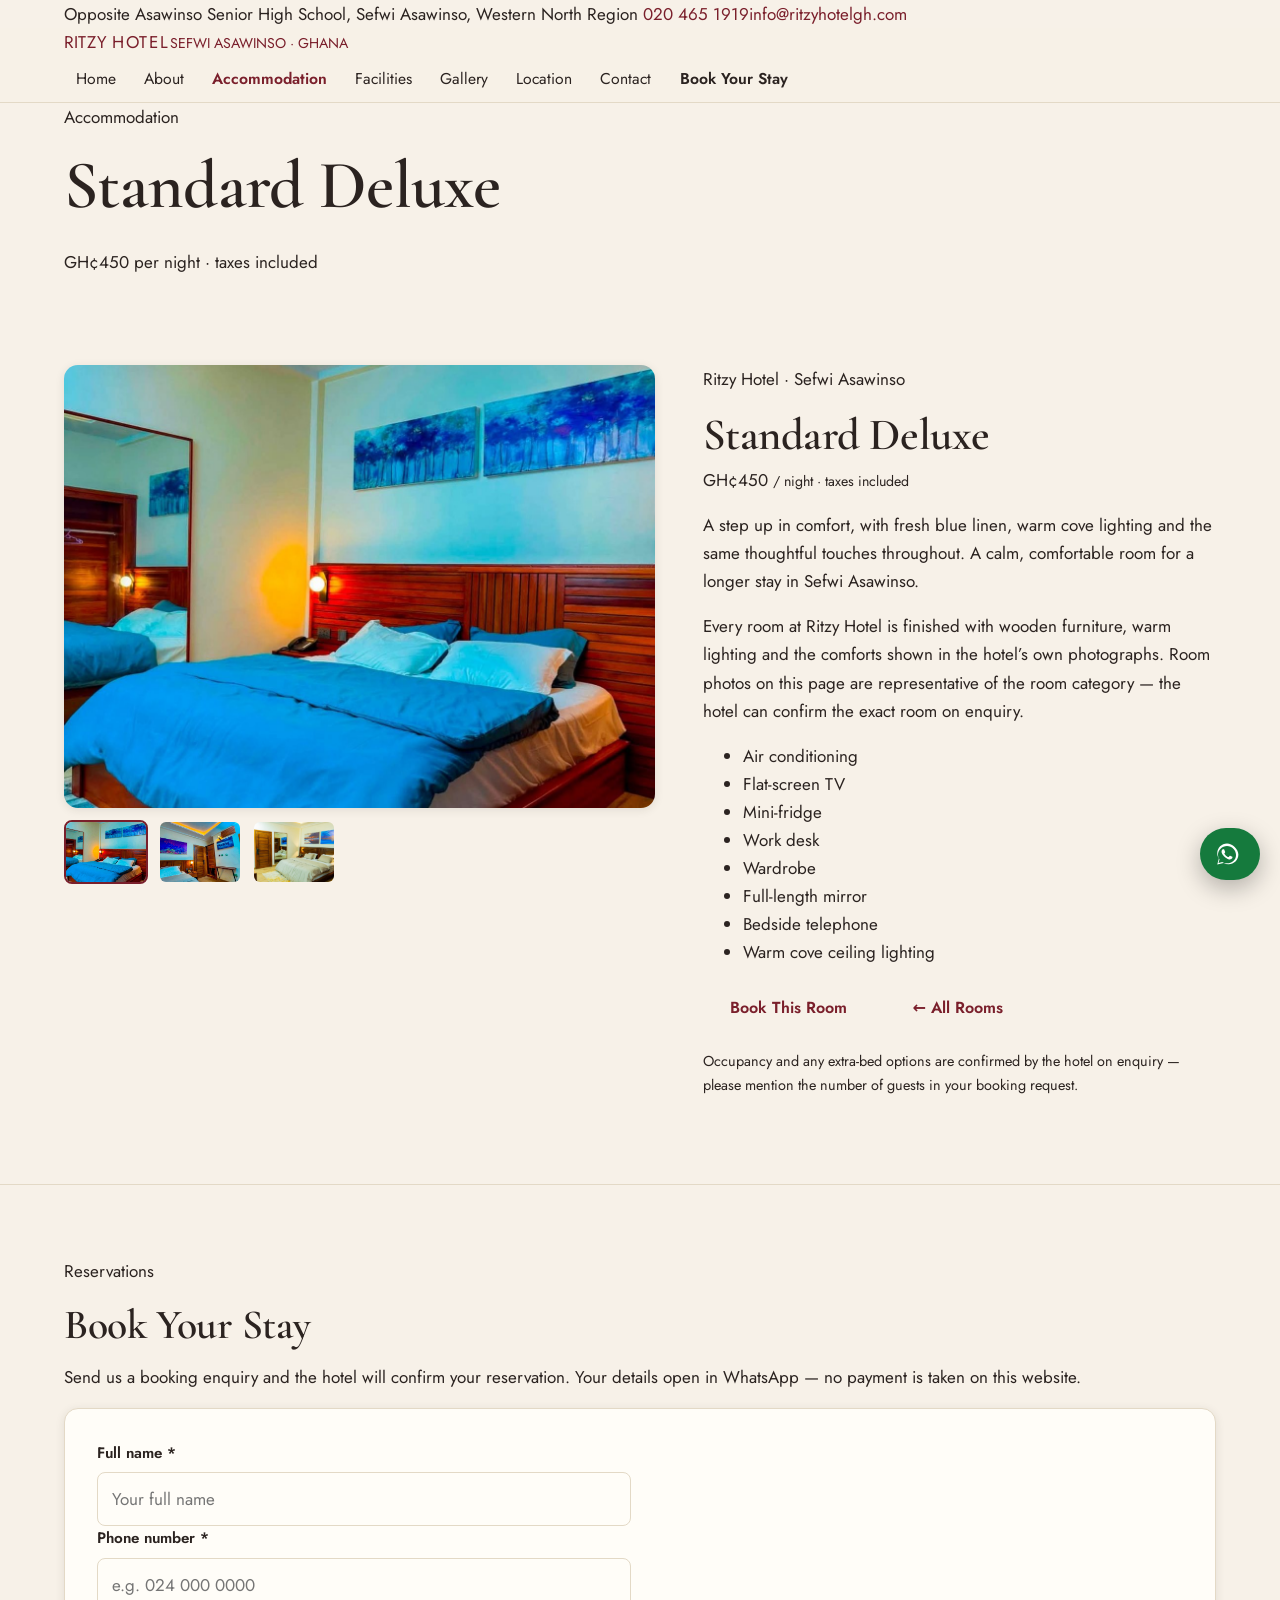
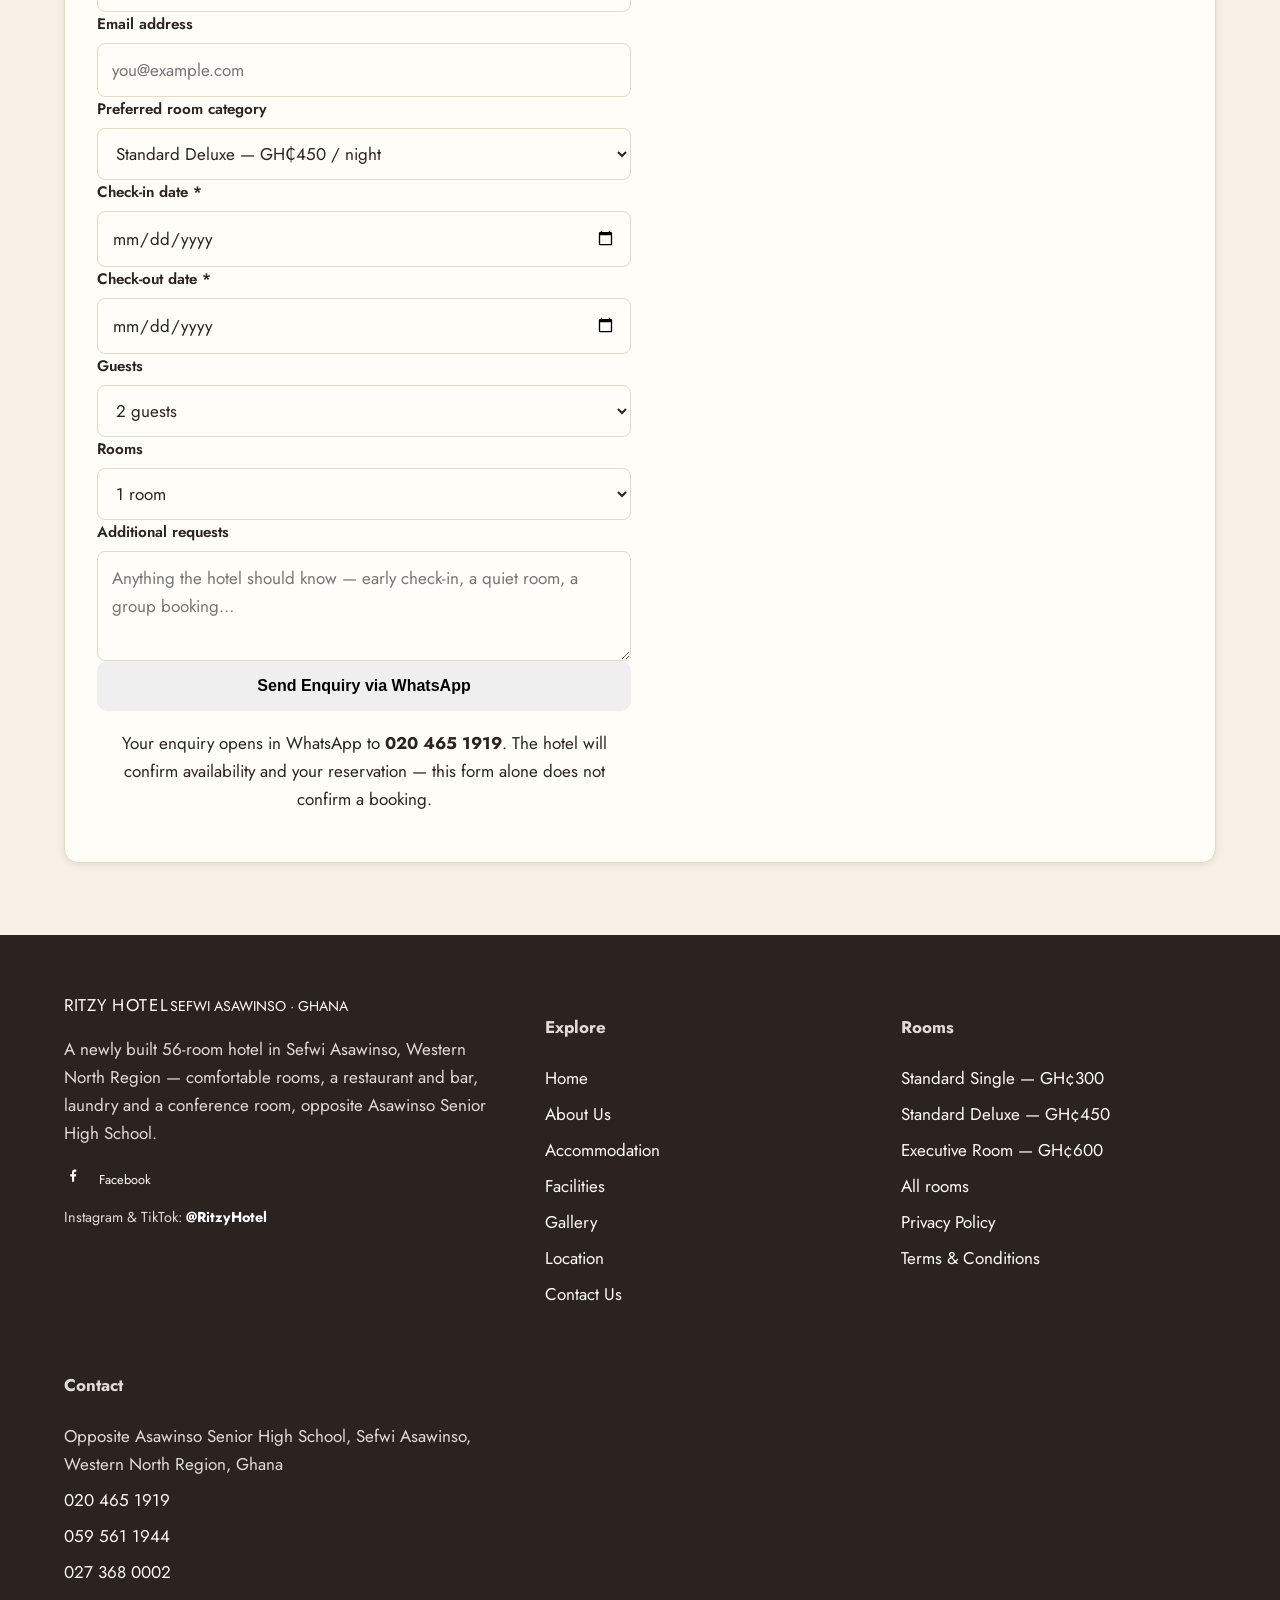
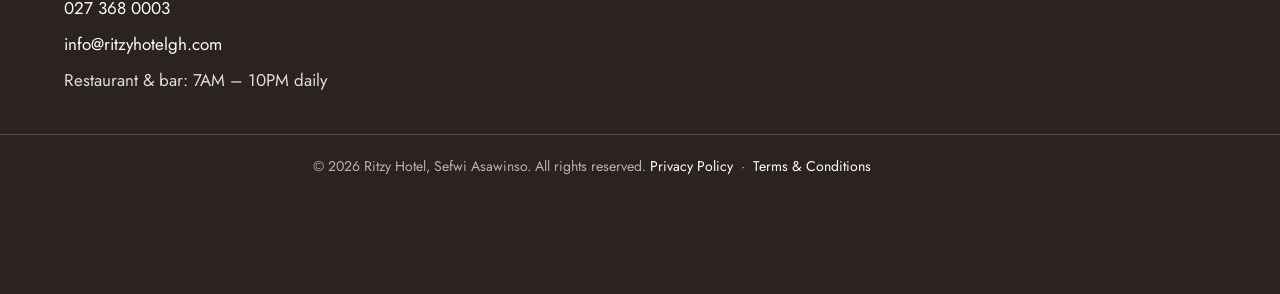
<file: room-standard-deluxe.html>
<!DOCTYPE html>
<html lang="en">
<head>
<meta charset="utf-8">
<meta name="viewport" content="width=device-width, initial-scale=1">
<title>Standard Deluxe — GH₵450/night | Ritzy Hotel, Sefwi Asawinso</title>
<meta name="description" content="Standard Deluxe room at Ritzy Hotel, Sefwi Asawinso — GH₵450 per night, taxes included. Air conditioning, flat-screen TV, mini-fridge, desk, wardrobe and mirror.">
<link rel="canonical" href="https://www.ritzyhotelgh.com/room-standard-deluxe.html">
<meta property="og:type" content="website">
<meta property="og:title" content="Standard Deluxe — GH₵450/night | Ritzy Hotel, Sefwi Asawinso">
<meta property="og:description" content="Standard Deluxe room at Ritzy Hotel, Sefwi Asawinso — GH₵450 per night, taxes included. Air conditioning, flat-screen TV, mini-fridge, desk, wardrobe and mirror.">
<meta property="og:url" content="https://www.ritzyhotelgh.com/room-standard-deluxe.html">
<meta property="og:image" content="https://www.ritzyhotelgh.com/assets/photos/exterior-twilight.jpg">
<meta property="og:site_name" content="Ritzy Hotel">
<meta name="theme-color" content="#2b2723">
<link rel="icon" type="image/svg+xml" href="assets/favicon.svg">
<link rel="preconnect" href="https://fonts.googleapis.com">
<link rel="preconnect" href="https://fonts.gstatic.com" crossorigin>
<link href="https://fonts.googleapis.com/css2?family=Cormorant+Garamond:ital,wght@0,500;0,600;0,700;1,500&family=Jost:wght@400;500;600&display=swap" rel="stylesheet">
<link rel="stylesheet" href="assets/css/style.css">
</head>
<body>
<div class="preview-bar" id="previewBar" role="timer" aria-label="Live preview expiry countdown">
  <div class="wrap preview-bar-inner">
    <span class="preview-label">Live preview expires in</span>
    <span class="preview-count" id="previewCount"><span class="preview-num"><b id="pvDays">07</b><i>days</i></span><span class="preview-sep">:</span><span class="preview-num"><b id="pvHours">20</b><i>hrs</i></span><span class="preview-sep">:</span><span class="preview-num"><b id="pvMins">46</b><i>min</i></span><span class="preview-sep">:</span><span class="preview-num"><b id="pvSecs">00</b><i>sec</i></span></span>
    <span class="preview-note">Temporary preview &mdash; taken offline when the timer reaches zero.</span>
  </div>
</div>
<div class="topbar"><div class="wrap">
      <span>Opposite Asawinso Senior High School, Sefwi Asawinso, Western North Region</span>
      <span class="tb-right"><span><a href="tel:0204651919">020 465 1919</a></span><span><a href="mailto:info@ritzyhotelgh.com">info@ritzyhotelgh.com</a></span></span>
    </div></div>
    <header class="site-header"><div class="wrap">
      <a class="wordmark" href="index.html"><span class="r-mark">R</span>ITZY <span style="letter-spacing:.1em">HOTEL</span><small>SEFWI ASAWINSO &middot; GHANA</small></a>
      <button class="nav-toggle" aria-label="Open menu" aria-expanded="false"><span></span><span></span><span></span></button>
      <nav class="main-nav" aria-label="Main navigation"><a href="index.html">Home</a><a href="about.html">About</a><a href="rooms.html" class="active">Accommodation</a><a href="facilities.html">Facilities</a><a href="gallery.html">Gallery</a><a href="location.html">Location</a><a href="contact.html">Contact</a><a class="btn" href="contact.html#book">Book Your Stay</a></nav>
    </div></header>
<main>
<section class="page-hero"><div class="wrap"><p class="eyebrow">Accommodation</p><h1>Standard Deluxe</h1><p>GH&cent;450 per night &middot; taxes included</p></div></section>
  <section class="section"><div class="wrap room-detail">
    <div class="reveal">
      <div class="img-frame"><img src="assets/photos/room-blue-bedding.jpg" alt="Standard Deluxe room at Ritzy Hotel — double bed with blue linen and warm cove lighting"></div>
      <div class="thumb-row"><img src="assets/photos/room-blue-bedding.jpg" data-full="assets/photos/room-blue-bedding.jpg" alt="Standard Deluxe room" loading="lazy" class="active"><img src="assets/photos/room-blue-2.jpg" data-full="assets/photos/room-blue-2.jpg" alt="Guest bedroom" loading="lazy"><img src="assets/photos/room-standard-1.jpg" data-full="assets/photos/room-standard-1.jpg" alt="Guest bedroom" loading="lazy"></div>
    </div>
    <div class="reveal">
      <p class="eyebrow">Ritzy Hotel &middot; Sefwi Asawinso</p>
      <h2 style="font-size:clamp(2rem,4vw,2.8rem);margin:8px 0 6px">Standard Deluxe</h2>
      <p class="price">GH&cent;450 <small>/ night &middot; taxes included</small></p>
      <p>A step up in comfort, with fresh blue linen, warm cove lighting and the same thoughtful touches throughout. A calm, comfortable room for a longer stay in Sefwi Asawinso.</p>
      <p>Every room at Ritzy Hotel is finished with wooden furniture, warm lighting and the comforts shown in the hotel&rsquo;s own photographs. Room photos on this page are representative of the room category — the hotel can confirm the exact room on enquiry.</p>
      <ul class="feat-list"><li>Air conditioning</li><li>Flat-screen TV</li><li>Mini-fridge</li><li>Work desk</li><li>Wardrobe</li><li>Full-length mirror</li><li>Bedside telephone</li><li>Warm cove ceiling lighting</li></ul>
      <div style="display:flex;gap:12px;flex-wrap:wrap">
        <a class="btn" href="#book" data-book-room="Standard Deluxe">Book This Room</a>
        <a class="btn ghost-dark" href="rooms.html">&larr; All Rooms</a>
      </div>
      <p style="margin-top:18px;font-size:.9rem">Occupancy and any extra-bed options are confirmed by the hotel on enquiry — please mention the number of guests in your booking request.</p>
    </div>
  </div></section>
  <section class="section booking" id="book"><div class="wrap">
      <div class="sec-head reveal"><p class="eyebrow">Reservations</p><h2>Book Your Stay</h2><p>Send us a booking enquiry and the hotel will confirm your reservation. Your details open in WhatsApp — no payment is taken on this website.</p><div class="gold-rule"></div></div>
      <form class="booking-form form-card reveal" novalidate>
        <div class="form-error" role="alert"></div>
        <div class="form-fields">
          <div class="form-grid">
            <div class="field"><label for="bf-name">Full name *</label><input id="bf-name" name="name" type="text" autocomplete="name" placeholder="Your full name" required></div>
            <div class="field"><label for="bf-phone">Phone number *</label><input id="bf-phone" name="phone" type="tel" autocomplete="tel" placeholder="e.g. 024 000 0000" required></div>
            <div class="field"><label for="bf-email">Email address</label><input id="bf-email" name="email" type="email" autocomplete="email" placeholder="you@example.com"></div>
            <div class="field"><label for="bf-room">Preferred room category</label><select id="bf-room" name="room"><option value="Standard Single">Standard Single — GH₵300 / night</option><option value="Standard Deluxe" selected>Standard Deluxe — GH₵450 / night</option><option value="Executive Room">Executive Room — GH₵600 / night</option></select></div>
            <div class="field"><label for="bf-in">Check-in date *</label><input id="bf-in" name="checkin" type="date" required></div>
            <div class="field"><label for="bf-out">Check-out date *</label><input id="bf-out" name="checkout" type="date" required></div>
            <div class="field"><label for="bf-guests">Guests</label><select id="bf-guests" name="guests"><option>1 guest</option><option selected>2 guests</option><option>3 guests</option><option>4 guests</option><option>5+ guests</option></select></div>
            <div class="field"><label for="bf-rooms">Rooms</label><select id="bf-rooms" name="rooms"><option selected>1 room</option><option>2 rooms</option><option>3 rooms</option><option>4 rooms</option><option>5+ rooms</option></select></div>
            <div class="field full"><label for="bf-req">Additional requests</label><textarea id="bf-req" name="requests" rows="3" placeholder="Anything the hotel should know — early check-in, a quiet room, a group booking…"></textarea></div>
            <div class="field full"><button class="btn whatsapp block" type="submit">Send Enquiry via WhatsApp</button>
            <p class="hint" style="text-align:center;margin-top:12px">Your enquiry opens in WhatsApp to <b>020 465 1919</b>. The hotel will confirm availability and your reservation — this form alone does not confirm a booking.</p></div>
          </div>
        </div>
        <div class="form-ok">
          <div class="tick">✓</div>
          <h3>Your enquiry has been prepared</h3>
          <p>WhatsApp should now be open with your booking details ready to send. The hotel will confirm availability and your reservation. If WhatsApp did not open, please call <a href="tel:0204651919">020 465 1919</a>.</p>
          <button class="btn ghost-dark" type="button" data-again>Send another enquiry</button>
        </div>
      </form>
    </div></section>
</main>
<footer class="site-footer"><div class="wrap foot-grid">
      <div>
        <a class="wordmark" href="index.html"><span class="r-mark">R</span>ITZY <span style="letter-spacing:.1em">HOTEL</span><small>SEFWI ASAWINSO &middot; GHANA</small></a>
        <p style="margin-top:16px">A newly built 56-room hotel in Sefwi Asawinso, Western North Region — comfortable rooms, a restaurant and bar, laundry and a conference room, opposite Asawinso Senior High School.</p>
        <div class="socials">
          <a href="https://web.facebook.com/p/RITZY-HOTEL-61594269758020/" target="_blank" rel="noopener" aria-label="Ritzy Hotel on Facebook"><svg viewBox="0 0 24 24" width="18" height="18" fill="currentColor"><path d="M13.5 21v-7h2.4l.4-3h-2.8V9.1c0-.9.3-1.5 1.6-1.5h1.3V4.9c-.3 0-1.1-.1-2.1-.1-2.1 0-3.6 1.3-3.6 3.7V11H8.3v3h2.4v7h2.8z"/></svg></a>
          <a href="https://web.facebook.com/p/RITZY-HOTEL-61594269758020/" target="_blank" rel="noopener" aria-label="Ritzy Hotel on Facebook (page)" style="font-family:var(--sans);font-size:.8rem;width:auto;padding:0 12px;border-radius:999px">Facebook</a>
        </div>
        <p style="margin-top:14px;font-size:.9rem">Instagram &amp; TikTok: <b style="color:#fff">@RitzyHotel</b></p>
      </div>
      <div>
        <h4>Explore</h4>
        <ul>
          <li><a href="index.html">Home</a></li>
          <li><a href="about.html">About Us</a></li>
          <li><a href="rooms.html">Accommodation</a></li>
          <li><a href="facilities.html">Facilities</a></li>
          <li><a href="gallery.html">Gallery</a></li>
          <li><a href="location.html">Location</a></li>
          <li><a href="contact.html">Contact Us</a></li>
        </ul>
      </div>
      <div>
        <h4>Rooms</h4>
        <ul>
          <li><a href="room-standard-single.html">Standard Single — GH&cent;300</a></li>
          <li><a href="room-standard-deluxe.html">Standard Deluxe — GH&cent;450</a></li>
          <li><a href="room-executive.html">Executive Room — GH&cent;600</a></li>
          <li><a href="rooms.html">All rooms</a></li>
          <li><a href="privacy.html">Privacy Policy</a></li>
          <li><a href="terms.html">Terms &amp; Conditions</a></li>
        </ul>
      </div>
      <div>
        <h4>Contact</h4>
        <ul>
          <li>Opposite Asawinso Senior High School, Sefwi Asawinso, Western North Region, Ghana</li>
          <li><a href="tel:0204651919">020 465 1919</a></li>
          <li><a href="tel:0595611944">059 561 1944</a></li>
          <li><a href="tel:0273680002">027 368 0002</a></li>
          <li><a href="tel:0273680003">027 368 0003</a></li>
          <li><a href="mailto:info@ritzyhotelgh.com">info@ritzyhotelgh.com</a></li>
          <li>Restaurant &amp; bar: 7AM – 10PM daily</li>
        </ul>
      </div>
    </div>
    <div class="foot-bottom"><div class="wrap">
      <span>&copy; <span id="year">2026</span> Ritzy Hotel, Sefwi Asawinso. All rights reserved.</span>
      <span><a href="privacy.html">Privacy Policy</a> &nbsp;&middot;&nbsp; <a href="terms.html">Terms &amp; Conditions</a></span>
    </div></div></footer>
    <a class="wa-float" href="#" data-wa aria-label="Chat with Ritzy Hotel on WhatsApp"><svg viewBox="0 0 32 32" fill="currentColor"><path d="M16 3C9.4 3 4 8.4 4 15c0 2.4.7 4.6 2 6.5L4 29l7.7-2c1.8 1 3.9 1.5 6 1.5h.3c6.6 0 12-5.4 12-12S22.6 3 16 3zm0 24.5c-1.9 0-3.8-.5-5.4-1.5l-.4-.2-4.6 1.2 1.2-4.4-.3-.4C5.4 20.7 4.9 19 4.9 17.3 4.9 11.2 9.9 6.2 16 6.2S27.1 11.2 27.1 17.3 22.1 27.5 16 27.5zm6.3-8.2c-.3-.2-2-1-2.3-1.1-.3-.1-.5-.2-.8.2-.2.3-.9 1.1-1.1 1.3-.2.2-.4.2-.7.1-.3-.2-1.4-.5-2.7-1.7-1-.9-1.7-2-1.9-2.3-.2-.3 0-.5.1-.7l.5-.6c.2-.2.2-.4.3-.6.1-.2 0-.4 0-.6-.1-.2-.8-1.8-1-2.5-.3-.6-.5-.6-.8-.6h-.6c-.2 0-.6.1-.9.4-.3.3-1.1 1.1-1.1 2.7s1.2 3.1 1.3 3.4c.2.2 2.3 3.6 5.7 5 3.4 1.4 3.4 1 4 .9.6-.1 2-0.8 2.2-1.6.3-.8.3-1.4.2-1.6-.1-.1-.3-.2-.7-.4z"/></svg></a>
    <script src="assets/js/site.js"></script>
    <div class="preview-expired" id="previewExpired" hidden>
  <div class="preview-expired-card">
    <h2>This preview has expired.</h2>
    <p>This temporary preview of the Ritzy Hotel website was taken offline on 2 December 2026.</p>
    <p>Contact us for the live website.</p>
  </div>
</div>
</body></html>
</file>
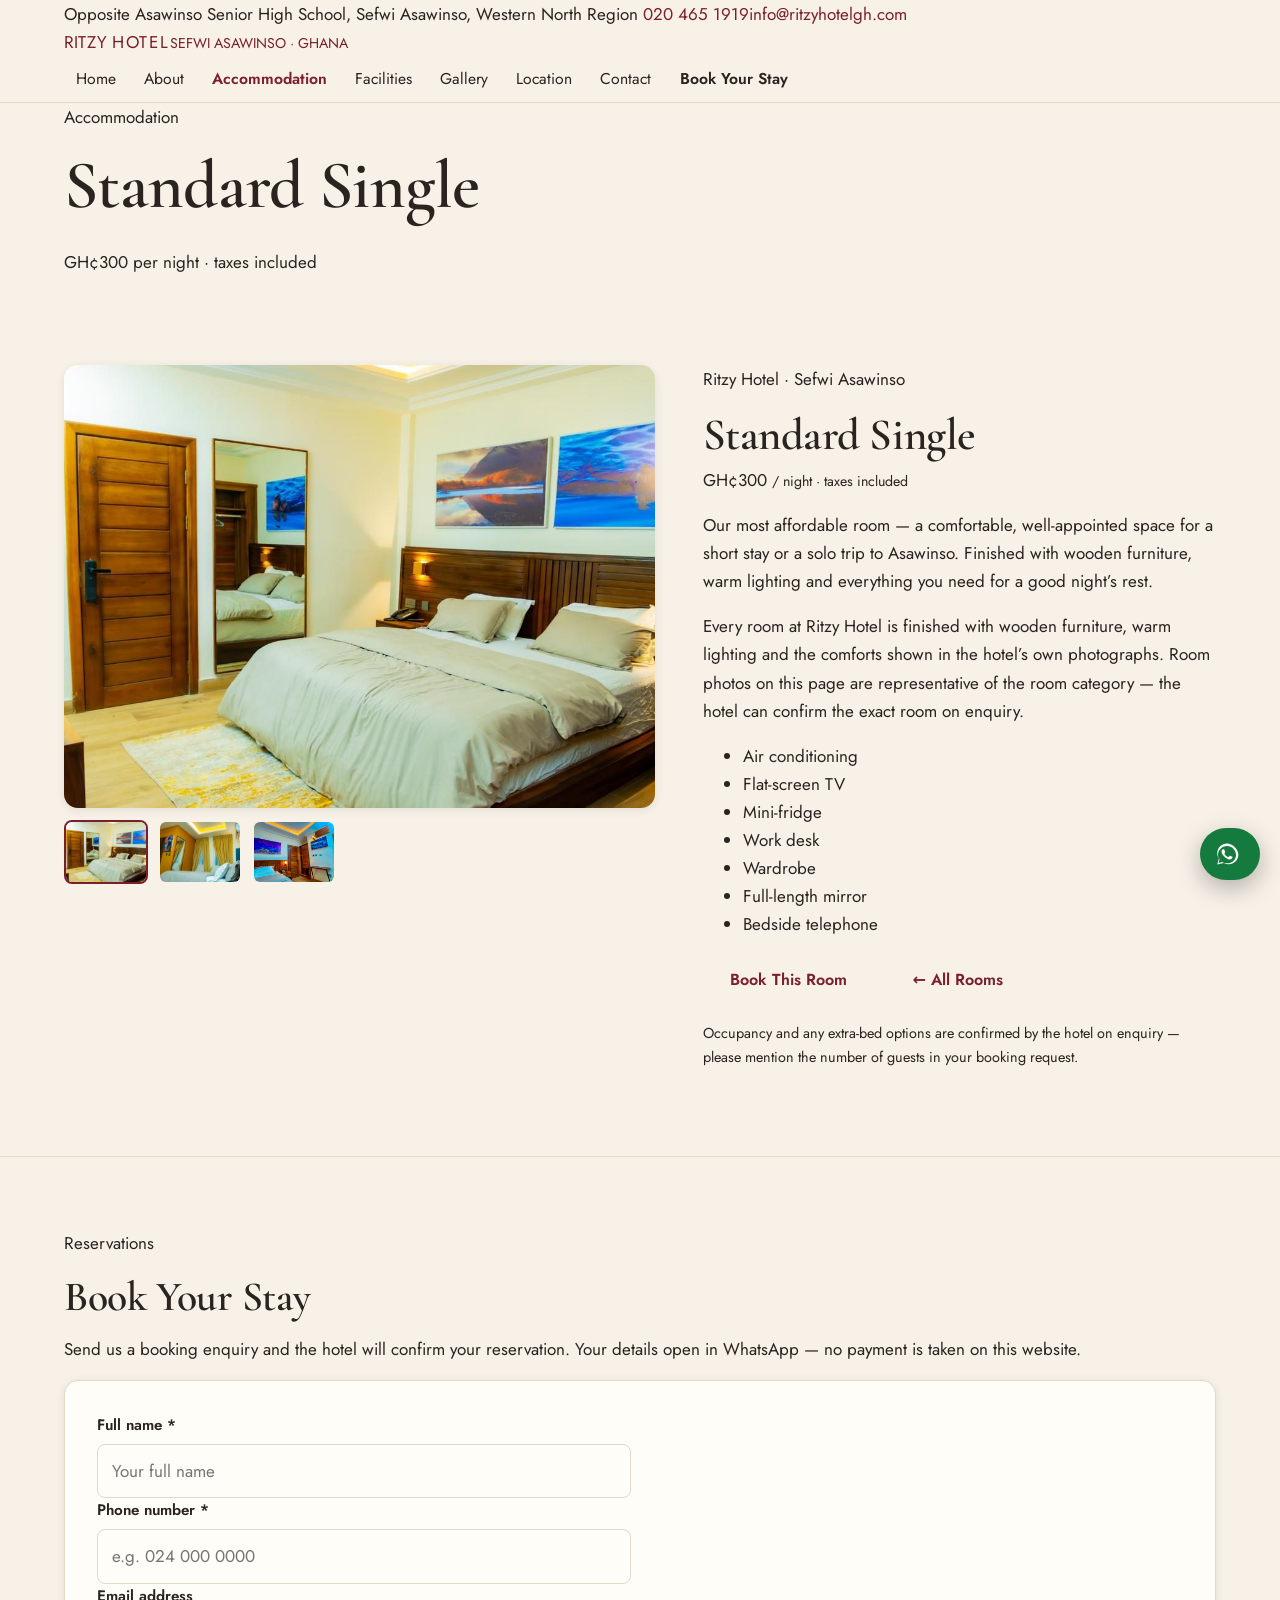
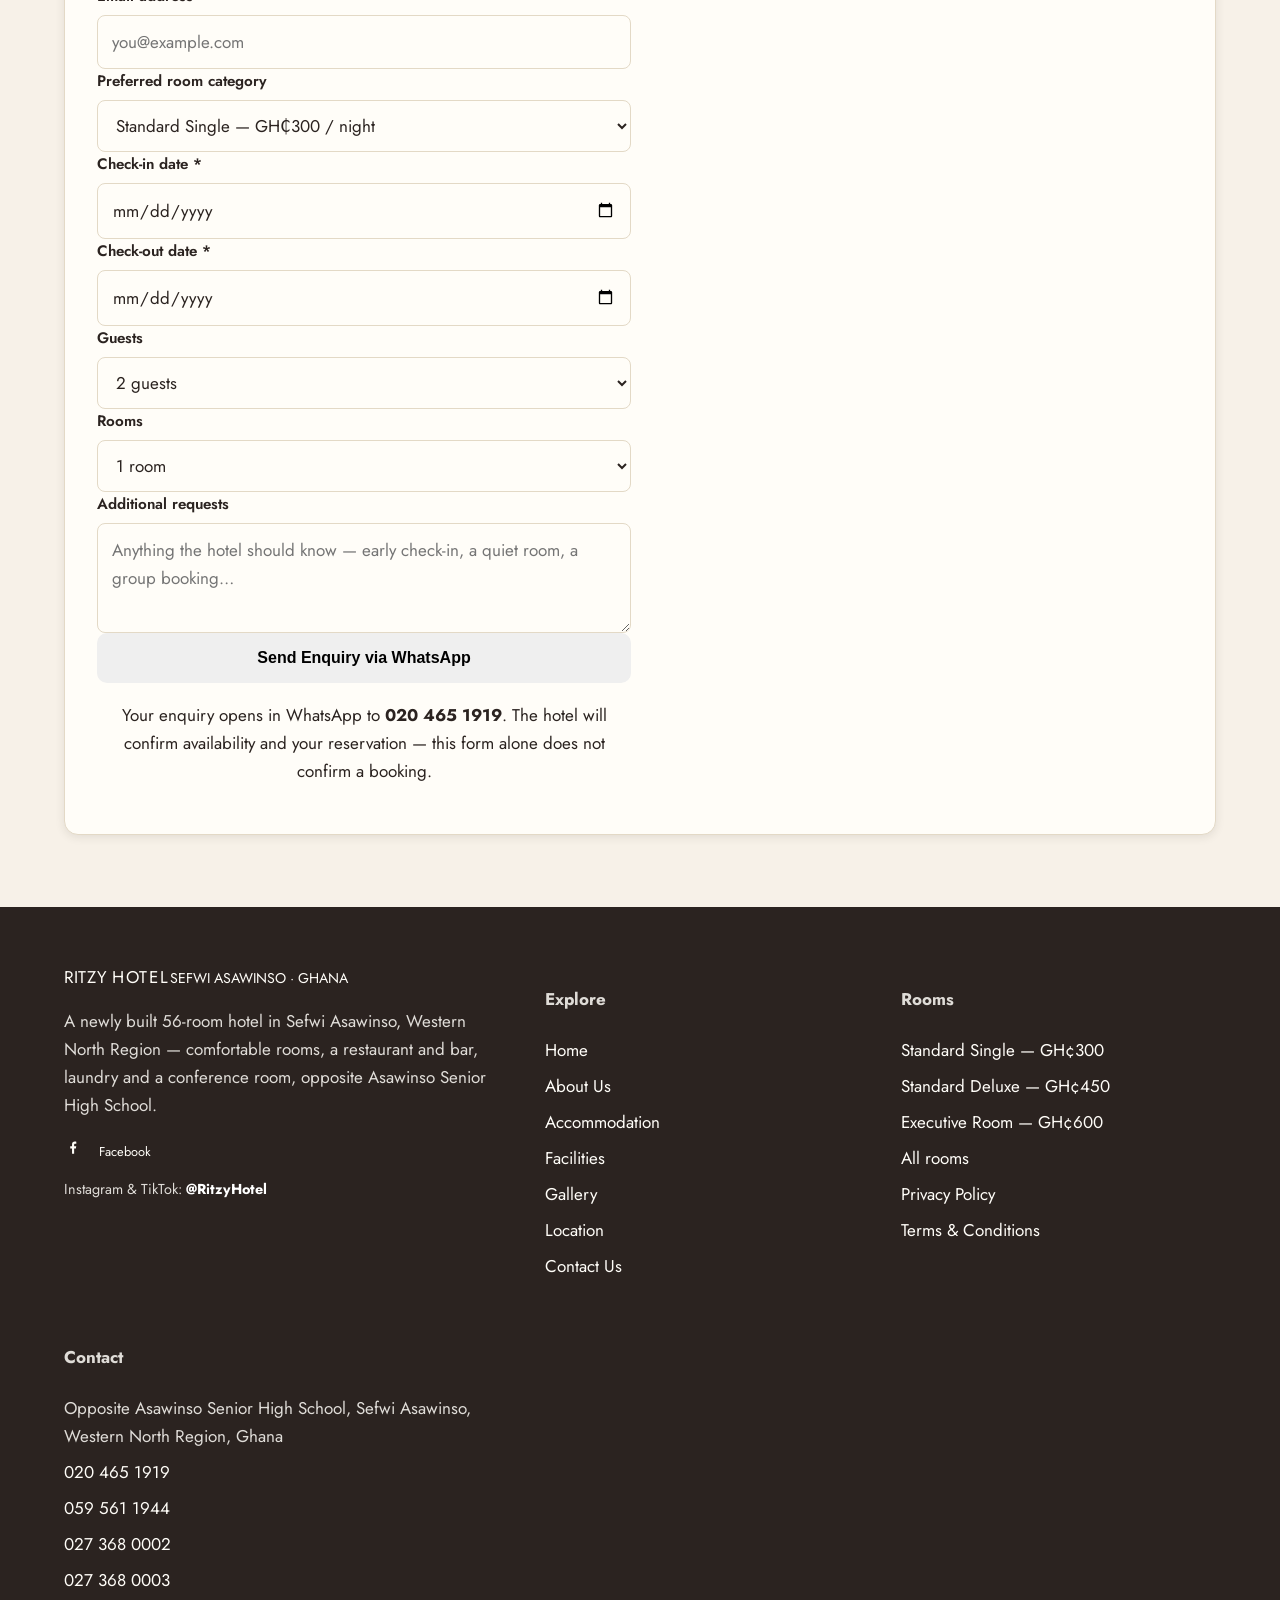
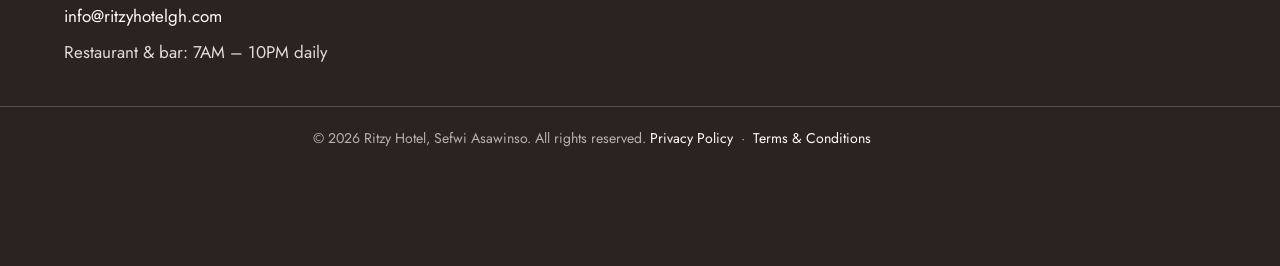
<file: room-standard-single.html>
<!DOCTYPE html>
<html lang="en">
<head>
<meta charset="utf-8">
<meta name="viewport" content="width=device-width, initial-scale=1">
<title>Standard Single — GH₵300/night | Ritzy Hotel, Sefwi Asawinso</title>
<meta name="description" content="Standard Single room at Ritzy Hotel, Sefwi Asawinso — GH₵300 per night, taxes included. Air conditioning, flat-screen TV, mini-fridge, desk, wardrobe and mirror.">
<link rel="canonical" href="https://www.ritzyhotelgh.com/room-standard-single.html">
<meta property="og:type" content="website">
<meta property="og:title" content="Standard Single — GH₵300/night | Ritzy Hotel, Sefwi Asawinso">
<meta property="og:description" content="Standard Single room at Ritzy Hotel, Sefwi Asawinso — GH₵300 per night, taxes included. Air conditioning, flat-screen TV, mini-fridge, desk, wardrobe and mirror.">
<meta property="og:url" content="https://www.ritzyhotelgh.com/room-standard-single.html">
<meta property="og:image" content="https://www.ritzyhotelgh.com/assets/photos/exterior-twilight.jpg">
<meta property="og:site_name" content="Ritzy Hotel">
<meta name="theme-color" content="#2b2723">
<link rel="icon" type="image/svg+xml" href="assets/favicon.svg">
<link rel="preconnect" href="https://fonts.googleapis.com">
<link rel="preconnect" href="https://fonts.gstatic.com" crossorigin>
<link href="https://fonts.googleapis.com/css2?family=Cormorant+Garamond:ital,wght@0,500;0,600;0,700;1,500&family=Jost:wght@400;500;600&display=swap" rel="stylesheet">
<link rel="stylesheet" href="assets/css/style.css">
</head>
<body>
<div class="preview-bar" id="previewBar" role="timer" aria-label="Live preview expiry countdown">
  <div class="wrap preview-bar-inner">
    <span class="preview-label">Live preview expires in</span>
    <span class="preview-count" id="previewCount"><span class="preview-num"><b id="pvDays">07</b><i>days</i></span><span class="preview-sep">:</span><span class="preview-num"><b id="pvHours">20</b><i>hrs</i></span><span class="preview-sep">:</span><span class="preview-num"><b id="pvMins">46</b><i>min</i></span><span class="preview-sep">:</span><span class="preview-num"><b id="pvSecs">00</b><i>sec</i></span></span>
    <span class="preview-note">Temporary preview &mdash; taken offline when the timer reaches zero.</span>
  </div>
</div>
<div class="topbar"><div class="wrap">
      <span>Opposite Asawinso Senior High School, Sefwi Asawinso, Western North Region</span>
      <span class="tb-right"><span><a href="tel:0204651919">020 465 1919</a></span><span><a href="mailto:info@ritzyhotelgh.com">info@ritzyhotelgh.com</a></span></span>
    </div></div>
    <header class="site-header"><div class="wrap">
      <a class="wordmark" href="index.html"><span class="r-mark">R</span>ITZY <span style="letter-spacing:.1em">HOTEL</span><small>SEFWI ASAWINSO &middot; GHANA</small></a>
      <button class="nav-toggle" aria-label="Open menu" aria-expanded="false"><span></span><span></span><span></span></button>
      <nav class="main-nav" aria-label="Main navigation"><a href="index.html">Home</a><a href="about.html">About</a><a href="rooms.html" class="active">Accommodation</a><a href="facilities.html">Facilities</a><a href="gallery.html">Gallery</a><a href="location.html">Location</a><a href="contact.html">Contact</a><a class="btn" href="contact.html#book">Book Your Stay</a></nav>
    </div></header>
<main>
<section class="page-hero"><div class="wrap"><p class="eyebrow">Accommodation</p><h1>Standard Single</h1><p>GH&cent;300 per night &middot; taxes included</p></div></section>
  <section class="section"><div class="wrap room-detail">
    <div class="reveal">
      <div class="img-frame"><img src="assets/photos/room-standard-1.jpg" alt="Standard Single room at Ritzy Hotel — double bed, wooden headboard and mirror"></div>
      <div class="thumb-row"><img src="assets/photos/room-standard-1.jpg" data-full="assets/photos/room-standard-1.jpg" alt="Standard Single room" loading="lazy" class="active"><img src="assets/photos/room-gold-curtains.jpg" data-full="assets/photos/room-gold-curtains.jpg" alt="Guest bedroom" loading="lazy"><img src="assets/photos/room-blue-2.jpg" data-full="assets/photos/room-blue-2.jpg" alt="Guest bedroom" loading="lazy"></div>
    </div>
    <div class="reveal">
      <p class="eyebrow">Ritzy Hotel &middot; Sefwi Asawinso</p>
      <h2 style="font-size:clamp(2rem,4vw,2.8rem);margin:8px 0 6px">Standard Single</h2>
      <p class="price">GH&cent;300 <small>/ night &middot; taxes included</small></p>
      <p>Our most affordable room — a comfortable, well-appointed space for a short stay or a solo trip to Asawinso. Finished with wooden furniture, warm lighting and everything you need for a good night&rsquo;s rest.</p>
      <p>Every room at Ritzy Hotel is finished with wooden furniture, warm lighting and the comforts shown in the hotel&rsquo;s own photographs. Room photos on this page are representative of the room category — the hotel can confirm the exact room on enquiry.</p>
      <ul class="feat-list"><li>Air conditioning</li><li>Flat-screen TV</li><li>Mini-fridge</li><li>Work desk</li><li>Wardrobe</li><li>Full-length mirror</li><li>Bedside telephone</li></ul>
      <div style="display:flex;gap:12px;flex-wrap:wrap">
        <a class="btn" href="#book" data-book-room="Standard Single">Book This Room</a>
        <a class="btn ghost-dark" href="rooms.html">&larr; All Rooms</a>
      </div>
      <p style="margin-top:18px;font-size:.9rem">Occupancy and any extra-bed options are confirmed by the hotel on enquiry — please mention the number of guests in your booking request.</p>
    </div>
  </div></section>
  <section class="section booking" id="book"><div class="wrap">
      <div class="sec-head reveal"><p class="eyebrow">Reservations</p><h2>Book Your Stay</h2><p>Send us a booking enquiry and the hotel will confirm your reservation. Your details open in WhatsApp — no payment is taken on this website.</p><div class="gold-rule"></div></div>
      <form class="booking-form form-card reveal" novalidate>
        <div class="form-error" role="alert"></div>
        <div class="form-fields">
          <div class="form-grid">
            <div class="field"><label for="bf-name">Full name *</label><input id="bf-name" name="name" type="text" autocomplete="name" placeholder="Your full name" required></div>
            <div class="field"><label for="bf-phone">Phone number *</label><input id="bf-phone" name="phone" type="tel" autocomplete="tel" placeholder="e.g. 024 000 0000" required></div>
            <div class="field"><label for="bf-email">Email address</label><input id="bf-email" name="email" type="email" autocomplete="email" placeholder="you@example.com"></div>
            <div class="field"><label for="bf-room">Preferred room category</label><select id="bf-room" name="room"><option value="Standard Single" selected>Standard Single — GH₵300 / night</option><option value="Standard Deluxe">Standard Deluxe — GH₵450 / night</option><option value="Executive Room">Executive Room — GH₵600 / night</option></select></div>
            <div class="field"><label for="bf-in">Check-in date *</label><input id="bf-in" name="checkin" type="date" required></div>
            <div class="field"><label for="bf-out">Check-out date *</label><input id="bf-out" name="checkout" type="date" required></div>
            <div class="field"><label for="bf-guests">Guests</label><select id="bf-guests" name="guests"><option>1 guest</option><option selected>2 guests</option><option>3 guests</option><option>4 guests</option><option>5+ guests</option></select></div>
            <div class="field"><label for="bf-rooms">Rooms</label><select id="bf-rooms" name="rooms"><option selected>1 room</option><option>2 rooms</option><option>3 rooms</option><option>4 rooms</option><option>5+ rooms</option></select></div>
            <div class="field full"><label for="bf-req">Additional requests</label><textarea id="bf-req" name="requests" rows="3" placeholder="Anything the hotel should know — early check-in, a quiet room, a group booking…"></textarea></div>
            <div class="field full"><button class="btn whatsapp block" type="submit">Send Enquiry via WhatsApp</button>
            <p class="hint" style="text-align:center;margin-top:12px">Your enquiry opens in WhatsApp to <b>020 465 1919</b>. The hotel will confirm availability and your reservation — this form alone does not confirm a booking.</p></div>
          </div>
        </div>
        <div class="form-ok">
          <div class="tick">✓</div>
          <h3>Your enquiry has been prepared</h3>
          <p>WhatsApp should now be open with your booking details ready to send. The hotel will confirm availability and your reservation. If WhatsApp did not open, please call <a href="tel:0204651919">020 465 1919</a>.</p>
          <button class="btn ghost-dark" type="button" data-again>Send another enquiry</button>
        </div>
      </form>
    </div></section>
</main>
<footer class="site-footer"><div class="wrap foot-grid">
      <div>
        <a class="wordmark" href="index.html"><span class="r-mark">R</span>ITZY <span style="letter-spacing:.1em">HOTEL</span><small>SEFWI ASAWINSO &middot; GHANA</small></a>
        <p style="margin-top:16px">A newly built 56-room hotel in Sefwi Asawinso, Western North Region — comfortable rooms, a restaurant and bar, laundry and a conference room, opposite Asawinso Senior High School.</p>
        <div class="socials">
          <a href="https://web.facebook.com/p/RITZY-HOTEL-61594269758020/" target="_blank" rel="noopener" aria-label="Ritzy Hotel on Facebook"><svg viewBox="0 0 24 24" width="18" height="18" fill="currentColor"><path d="M13.5 21v-7h2.4l.4-3h-2.8V9.1c0-.9.3-1.5 1.6-1.5h1.3V4.9c-.3 0-1.1-.1-2.1-.1-2.1 0-3.6 1.3-3.6 3.7V11H8.3v3h2.4v7h2.8z"/></svg></a>
          <a href="https://web.facebook.com/p/RITZY-HOTEL-61594269758020/" target="_blank" rel="noopener" aria-label="Ritzy Hotel on Facebook (page)" style="font-family:var(--sans);font-size:.8rem;width:auto;padding:0 12px;border-radius:999px">Facebook</a>
        </div>
        <p style="margin-top:14px;font-size:.9rem">Instagram &amp; TikTok: <b style="color:#fff">@RitzyHotel</b></p>
      </div>
      <div>
        <h4>Explore</h4>
        <ul>
          <li><a href="index.html">Home</a></li>
          <li><a href="about.html">About Us</a></li>
          <li><a href="rooms.html">Accommodation</a></li>
          <li><a href="facilities.html">Facilities</a></li>
          <li><a href="gallery.html">Gallery</a></li>
          <li><a href="location.html">Location</a></li>
          <li><a href="contact.html">Contact Us</a></li>
        </ul>
      </div>
      <div>
        <h4>Rooms</h4>
        <ul>
          <li><a href="room-standard-single.html">Standard Single — GH&cent;300</a></li>
          <li><a href="room-standard-deluxe.html">Standard Deluxe — GH&cent;450</a></li>
          <li><a href="room-executive.html">Executive Room — GH&cent;600</a></li>
          <li><a href="rooms.html">All rooms</a></li>
          <li><a href="privacy.html">Privacy Policy</a></li>
          <li><a href="terms.html">Terms &amp; Conditions</a></li>
        </ul>
      </div>
      <div>
        <h4>Contact</h4>
        <ul>
          <li>Opposite Asawinso Senior High School, Sefwi Asawinso, Western North Region, Ghana</li>
          <li><a href="tel:0204651919">020 465 1919</a></li>
          <li><a href="tel:0595611944">059 561 1944</a></li>
          <li><a href="tel:0273680002">027 368 0002</a></li>
          <li><a href="tel:0273680003">027 368 0003</a></li>
          <li><a href="mailto:info@ritzyhotelgh.com">info@ritzyhotelgh.com</a></li>
          <li>Restaurant &amp; bar: 7AM – 10PM daily</li>
        </ul>
      </div>
    </div>
    <div class="foot-bottom"><div class="wrap">
      <span>&copy; <span id="year">2026</span> Ritzy Hotel, Sefwi Asawinso. All rights reserved.</span>
      <span><a href="privacy.html">Privacy Policy</a> &nbsp;&middot;&nbsp; <a href="terms.html">Terms &amp; Conditions</a></span>
    </div></div></footer>
    <a class="wa-float" href="#" data-wa aria-label="Chat with Ritzy Hotel on WhatsApp"><svg viewBox="0 0 32 32" fill="currentColor"><path d="M16 3C9.4 3 4 8.4 4 15c0 2.4.7 4.6 2 6.5L4 29l7.7-2c1.8 1 3.9 1.5 6 1.5h.3c6.6 0 12-5.4 12-12S22.6 3 16 3zm0 24.5c-1.9 0-3.8-.5-5.4-1.5l-.4-.2-4.6 1.2 1.2-4.4-.3-.4C5.4 20.7 4.9 19 4.9 17.3 4.9 11.2 9.9 6.2 16 6.2S27.1 11.2 27.1 17.3 22.1 27.5 16 27.5zm6.3-8.2c-.3-.2-2-1-2.3-1.1-.3-.1-.5-.2-.8.2-.2.3-.9 1.1-1.1 1.3-.2.2-.4.2-.7.1-.3-.2-1.4-.5-2.7-1.7-1-.9-1.7-2-1.9-2.3-.2-.3 0-.5.1-.7l.5-.6c.2-.2.2-.4.3-.6.1-.2 0-.4 0-.6-.1-.2-.8-1.8-1-2.5-.3-.6-.5-.6-.8-.6h-.6c-.2 0-.6.1-.9.4-.3.3-1.1 1.1-1.1 2.7s1.2 3.1 1.3 3.4c.2.2 2.3 3.6 5.7 5 3.4 1.4 3.4 1 4 .9.6-.1 2-0.8 2.2-1.6.3-.8.3-1.4.2-1.6-.1-.1-.3-.2-.7-.4z"/></svg></a>
    <script src="assets/js/site.js"></script>
    <div class="preview-expired" id="previewExpired" hidden>
  <div class="preview-expired-card">
    <h2>This preview has expired.</h2>
    <p>This temporary preview of the Ritzy Hotel website was taken offline on 2 December 2026.</p>
    <p>Contact us for the live website.</p>
  </div>
</div>
</body></html>
</file>
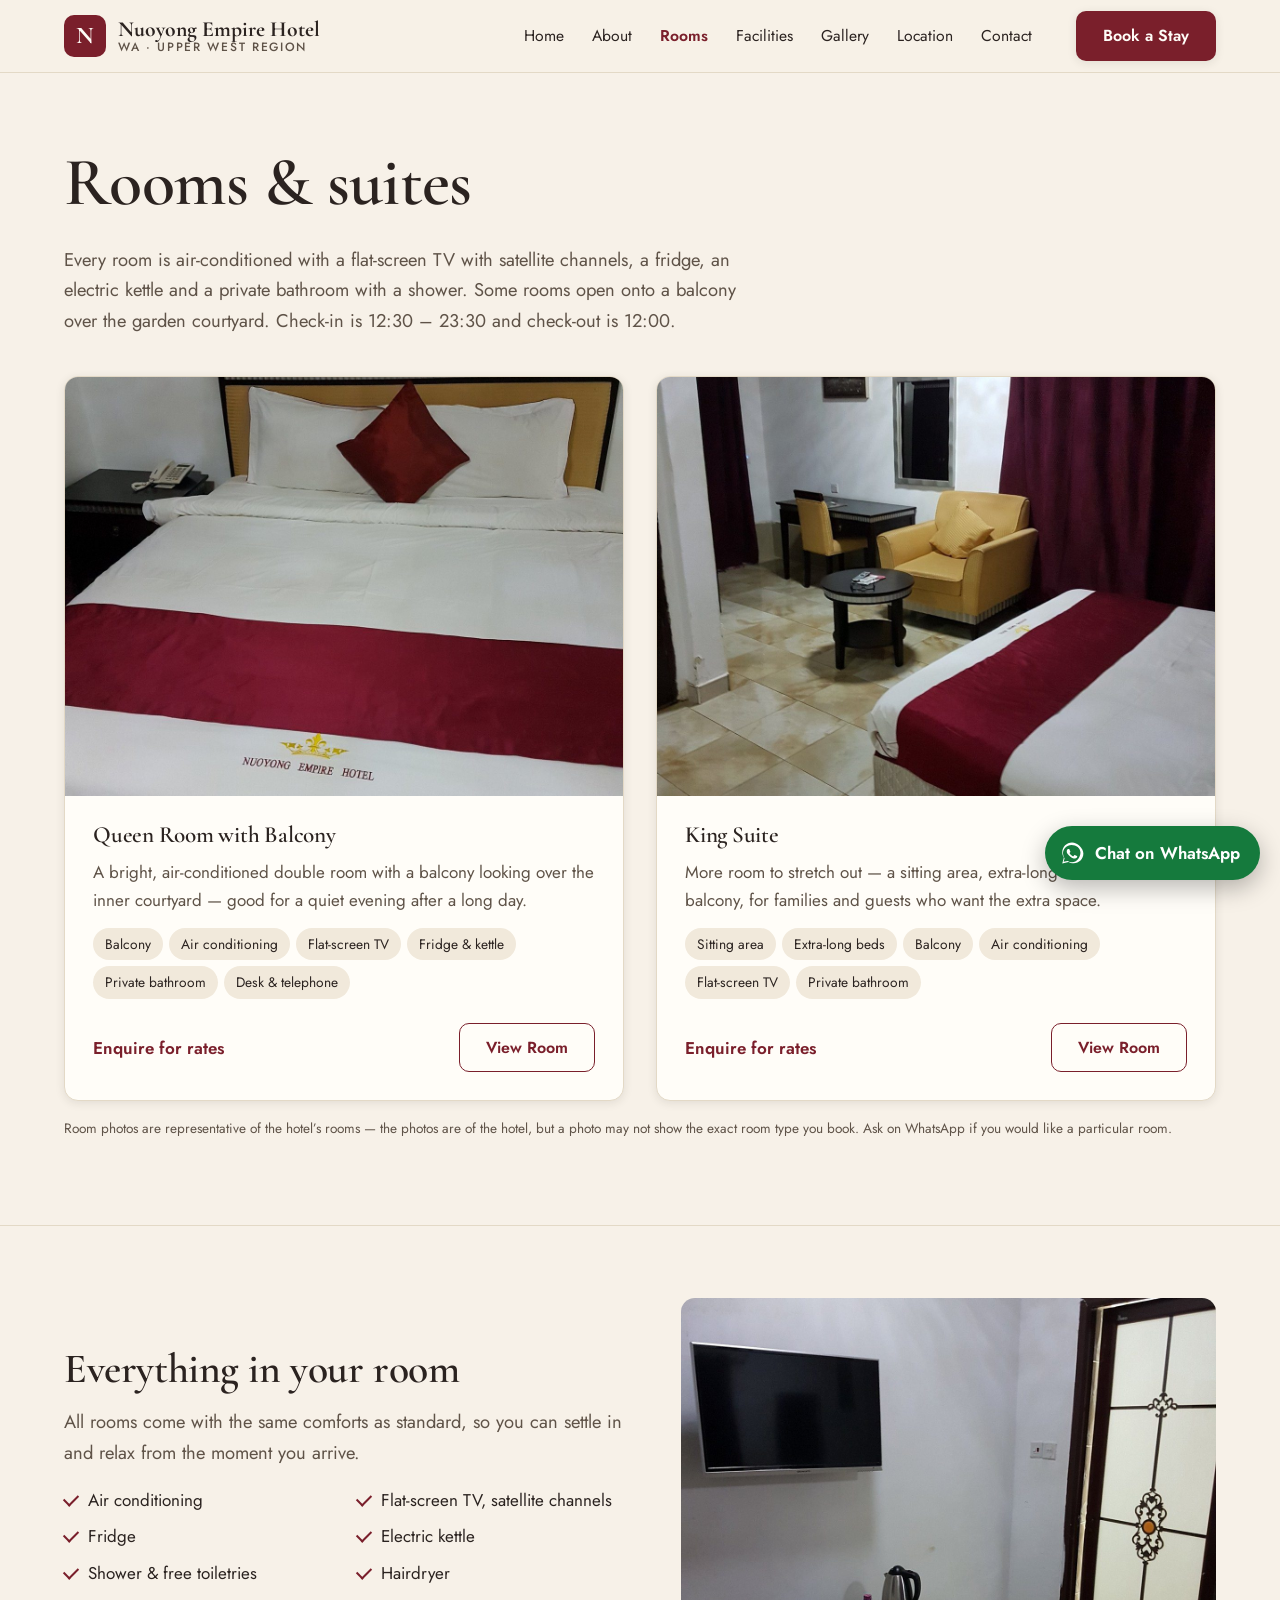
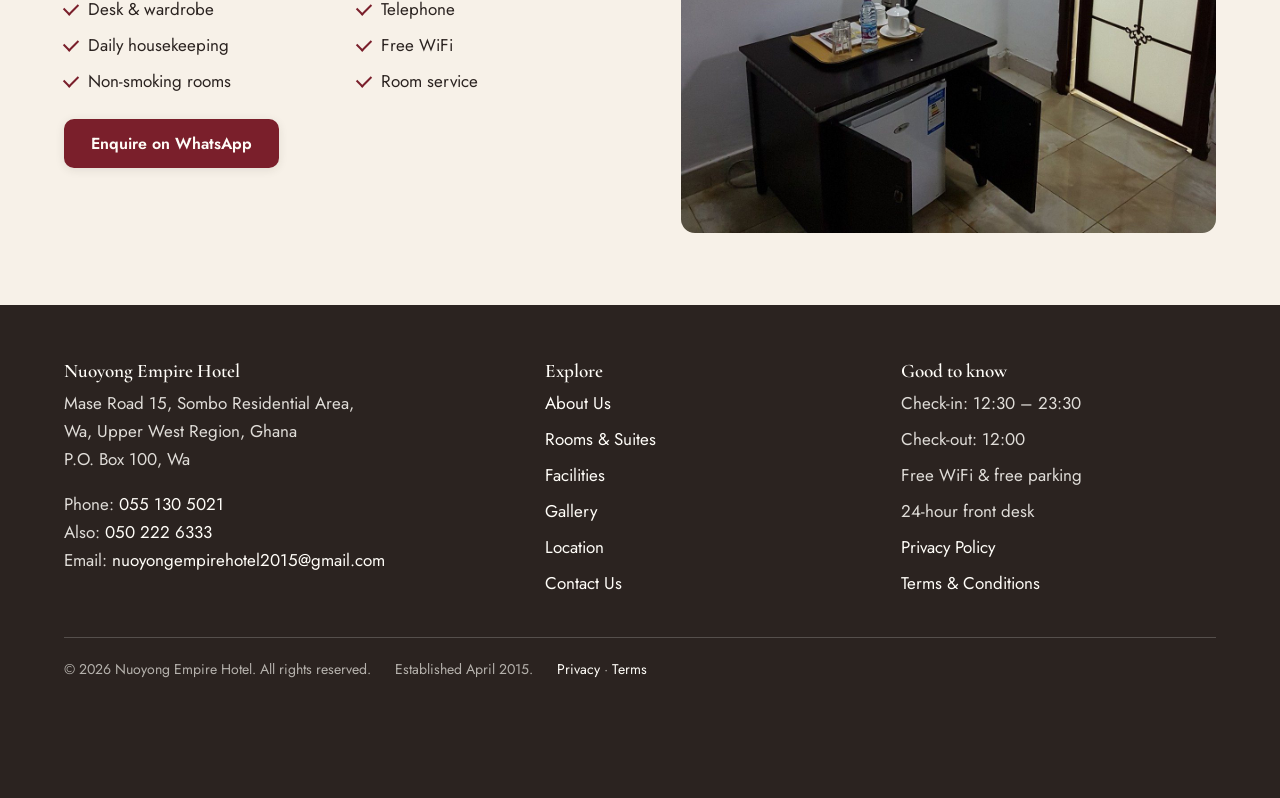
<file: rooms.html>
<!DOCTYPE html>
<html lang="en">
<head>
<meta charset="UTF-8">
<meta name="viewport" content="width=device-width, initial-scale=1.0">
<title>Rooms &amp; Suites — Nuoyong Empire Hotel, Wa</title>
<meta name="description" content="Rooms at Nuoyong Empire Hotel, Wa — Queen Room with Balcony and King Suite. Air conditioning, flat-screen TV, fridge, kettle and private bathroom. Enquire for rates on WhatsApp.">
<meta property="og:type" content="website">
<meta property="og:title" content="Rooms &amp; Suites — Nuoyong Empire Hotel, Wa">
<meta property="og:description" content="Queen Room with Balcony and King Suite — comfortable, air-conditioned rooms in Wa.">
<meta property="og:image" content="assets/photos/room-double-bed.jpg">
<link rel="preconnect" href="https://fonts.googleapis.com">
<link rel="preconnect" href="https://fonts.gstatic.com" crossorigin>
<link href="https://fonts.googleapis.com/css2?family=Cormorant+Garamond:wght@500;600;700&family=Jost:wght@400;500;600&display=swap" rel="stylesheet">
<link rel="stylesheet" href="assets/css/style.css">
<link rel="icon" type="image/svg+xml" href="favicon.svg">
</head>
<body>
<div class="preview-bar" id="previewBar" role="timer" aria-label="Live preview expiry countdown">
  <div class="wrap preview-bar-inner">
    <span class="preview-label">Live preview expires in</span>
    <span class="preview-count" id="previewCount"><span class="preview-num"><b id="pvDays">07</b><i>days</i></span><span class="preview-sep">:</span><span class="preview-num"><b id="pvHours">22</b><i>hrs</i></span><span class="preview-sep">:</span><span class="preview-num"><b id="pvMins">14</b><i>min</i></span><span class="preview-sep">:</span><span class="preview-num"><b id="pvSecs">00</b><i>sec</i></span></span>
    <span class="preview-note">Temporary preview &mdash; taken offline when the timer reaches zero.</span>
  </div>
</div>
<header class="site-header">
  <div class="wrap header-inner">
    <a class="brand" href="index.html">
      <span class="brand-mark">N</span>
      <span class="brand-name">Nuoyong Empire Hotel<small>Wa &middot; Upper West Region</small></span>
    </a>
    <button class="nav-toggle" aria-expanded="false" aria-controls="mainNav" aria-label="Open menu">&#9776; Menu</button>
    <nav class="main-nav" id="mainNav" aria-label="Main navigation">
      <a href="index.html">Home</a>
      <a href="about.html">About</a>
      <a href="rooms.html" class="active" aria-current="page">Rooms</a>
      <a href="facilities.html">Facilities</a>
      <a href="gallery.html">Gallery</a>
      <a href="location.html">Location</a>
      <a href="contact.html">Contact</a>
    </nav>
    <a class="btn btn-primary nav-cta" href="index.html#book">Book a Stay</a>
  </div>
</header>

<main>
  <section class="section">
    <div class="wrap">
      <div class="section-head">
        <h1>Rooms &amp; suites</h1>
        <p class="lead">Every room is air-conditioned with a flat-screen TV with satellite channels, a fridge, an electric kettle and a private bathroom with a shower. Some rooms open onto a balcony over the garden courtyard. Check-in is 12:30 – 23:30 and check-out is 12:00.</p>
      </div>
      <div class="room-grid">
        <article class="room-card">
          <div class="photo"><img src="assets/photos/room-double-bed.jpg" alt="A double room at Nuoyong Empire Hotel — white linen, a deep red bed runner and the hotel's embroidered crown logo" loading="lazy"></div>
          <div class="body">
            <h2>Queen Room with Balcony</h2>
            <p>A bright, air-conditioned double room with a balcony looking over the inner courtyard — good for a quiet evening after a long day.</p>
            <ul class="features"><li>Balcony</li><li>Air conditioning</li><li>Flat-screen TV</li><li>Fridge &amp; kettle</li><li>Private bathroom</li><li>Desk &amp; telephone</li></ul>
            <div class="foot"><span class="rate-note">Enquire for rates</span><a class="btn btn-outline" href="room-queen-balcony.html">View Room</a></div>
          </div>
        </article>
        <article class="room-card">
          <div class="photo"><img src="assets/photos/room-suite.jpg" alt="A suite sitting area at Nuoyong Empire Hotel — an armchair and desk beside the bed, with maroon curtains" loading="lazy"></div>
          <div class="body">
            <h2>King Suite</h2>
            <p>More room to stretch out — a sitting area, extra-long beds and a balcony, for families and guests who want the extra space.</p>
            <ul class="features"><li>Sitting area</li><li>Extra-long beds</li><li>Balcony</li><li>Air conditioning</li><li>Flat-screen TV</li><li>Private bathroom</li></ul>
            <div class="foot"><span class="rate-note">Enquire for rates</span><a class="btn btn-outline" href="room-king-suite.html">View Room</a></div>
          </div>
        </article>
      </div>
      <p class="rep-note" style="margin-top:16px;">Room photos are representative of the hotel&rsquo;s rooms — the photos are of the hotel, but a photo may not show the exact room type you book. Ask on WhatsApp if you would like a particular room.</p>
    </div>
  </section>

  <section class="section">
    <div class="wrap split">
      <div>
        <h2>Everything in your room</h2>
        <p class="lead">All rooms come with the same comforts as standard, so you can settle in and relax from the moment you arrive.</p>
        <ul class="check-list">
          <li>Air conditioning</li>
          <li>Flat-screen TV, satellite channels</li>
          <li>Fridge</li>
          <li>Electric kettle</li>
          <li>Shower &amp; free toiletries</li>
          <li>Hairdryer</li>
          <li>Desk &amp; wardrobe</li>
          <li>Telephone</li>
          <li>Daily housekeeping</li>
          <li>Free WiFi</li>
          <li>Non-smoking rooms</li>
          <li>Room service</li>
        </ul>
        <p><a class="btn btn-primary" href="index.html#book">Enquire on WhatsApp</a></p>
      </div>
      <div class="img-frame"><img src="assets/photos/room-tv-fridge.jpg" alt="A room corner at Nuoyong Empire Hotel — wall-mounted flat-screen TV, desk with kettle and cups, and a mini-fridge" loading="lazy"></div>
    </div>
  </section>
</main>

<footer class="site-footer">
  <div class="wrap">
    <div class="foot-grid">
      <div>
        <h3>Nuoyong Empire Hotel</h3>
        <p>Mase Road 15, Sombo Residential Area,<br>Wa, Upper West Region, Ghana<br>P.O. Box 100, Wa</p>
        <p>Phone: <a href="tel:+233551305021">055 130 5021</a><br>Also: <a href="tel:+233502226333">050 222 6333</a><br>Email: <a href="mailto:nuoyongempirehotel2015@gmail.com">nuoyongempirehotel2015@gmail.com</a></p>
      </div>
      <div>
        <h3>Explore</h3>
        <ul>
          <li><a href="about.html">About Us</a></li>
          <li><a href="rooms.html">Rooms &amp; Suites</a></li>
          <li><a href="facilities.html">Facilities</a></li>
          <li><a href="gallery.html">Gallery</a></li>
          <li><a href="location.html">Location</a></li>
          <li><a href="contact.html">Contact Us</a></li>
        </ul>
      </div>
      <div>
        <h3>Good to know</h3>
        <ul>
          <li>Check-in: 12:30 – 23:30</li>
          <li>Check-out: 12:00</li>
          <li>Free WiFi &amp; free parking</li>
          <li>24-hour front desk</li>
          <li><a href="privacy.html">Privacy Policy</a></li>
          <li><a href="terms.html">Terms &amp; Conditions</a></li>
        </ul>
      </div>
    </div>
    <div class="foot-bottom">
      <span>&copy; <span data-year>2026</span> Nuoyong Empire Hotel. All rights reserved.</span>
      <span>Established April 2015.</span>
      <span><a href="privacy.html">Privacy</a> &middot; <a href="terms.html">Terms</a></span>
    </div>
  </div>
</footer>

<a class="wa-float" href="https://wa.me/233551305021?text=Hello%20Nuoyong%20Empire%20Hotel%2C%20I%20would%20like%20to%20enquire%20about%20a%20stay." target="_blank" rel="noopener" aria-label="Chat with Nuoyong Empire Hotel on WhatsApp">
  <svg viewBox="0 0 32 32" fill="currentColor" aria-hidden="true"><path d="M16 3C9.4 3 4 8.4 4 15c0 2.4.7 4.6 2 6.5L4 29l7.7-2c1.8 1 3.9 1.6 6 1.6h.3c6.6 0 12-5.4 12-12S22.6 3 16 3zm0 24.4c-1.9 0-3.7-.5-5.3-1.5l-.4-.2-4.6 1.2 1.2-4.5-.3-.4c-1.1-1.7-1.7-3.6-1.7-5.6 0-5.8 4.7-10.4 10.5-10.4S26.4 9.6 26.4 15.4 21.8 27.4 16 27.4zm5.8-7.8c-.3-.2-1.9-.9-2.2-1-.3-.1-.5-.2-.8.2-.2.3-.9 1-.9 1.2-.2.2-.3.2-.6.1-.3-.2-1.3-.5-2.5-1.6-.9-.8-1.5-1.8-1.7-2.1-.2-.3 0-.5.1-.6l.5-.6c.2-.2.2-.3.3-.5.1-.2 0-.4 0-.5-.1-.2-.8-1.9-1.1-2.6-.3-.7-.6-.6-.8-.6h-.7c-.2 0-.5.1-.8.4-.3.3-1.1 1-1.1 2.6 0 1.5 1.1 3 1.3 3.2.2.2 2.2 3.4 5.4 4.8.8.3 1.4.5 1.8.7.8.2 1.5.2 2 .1.6-.1 1.9-.8 2.2-1.5.3-.8.3-1.4.2-1.5-.1-.2-.3-.2-.6-.4z"/></svg>
  <span>Chat on WhatsApp</span>
</a>

<script src="assets/js/site.js"></script>
<div class="preview-expired" id="previewExpired" hidden>
  <div class="preview-expired-card">
    <h2>This preview has expired.</h2>
    <p>This temporary preview of the Nuoyong Empire Hotel website was taken offline on 2 December 2026.</p>
    <p>Contact us for the live website.</p>
  </div>
</div>
</body>
</html>
</file>
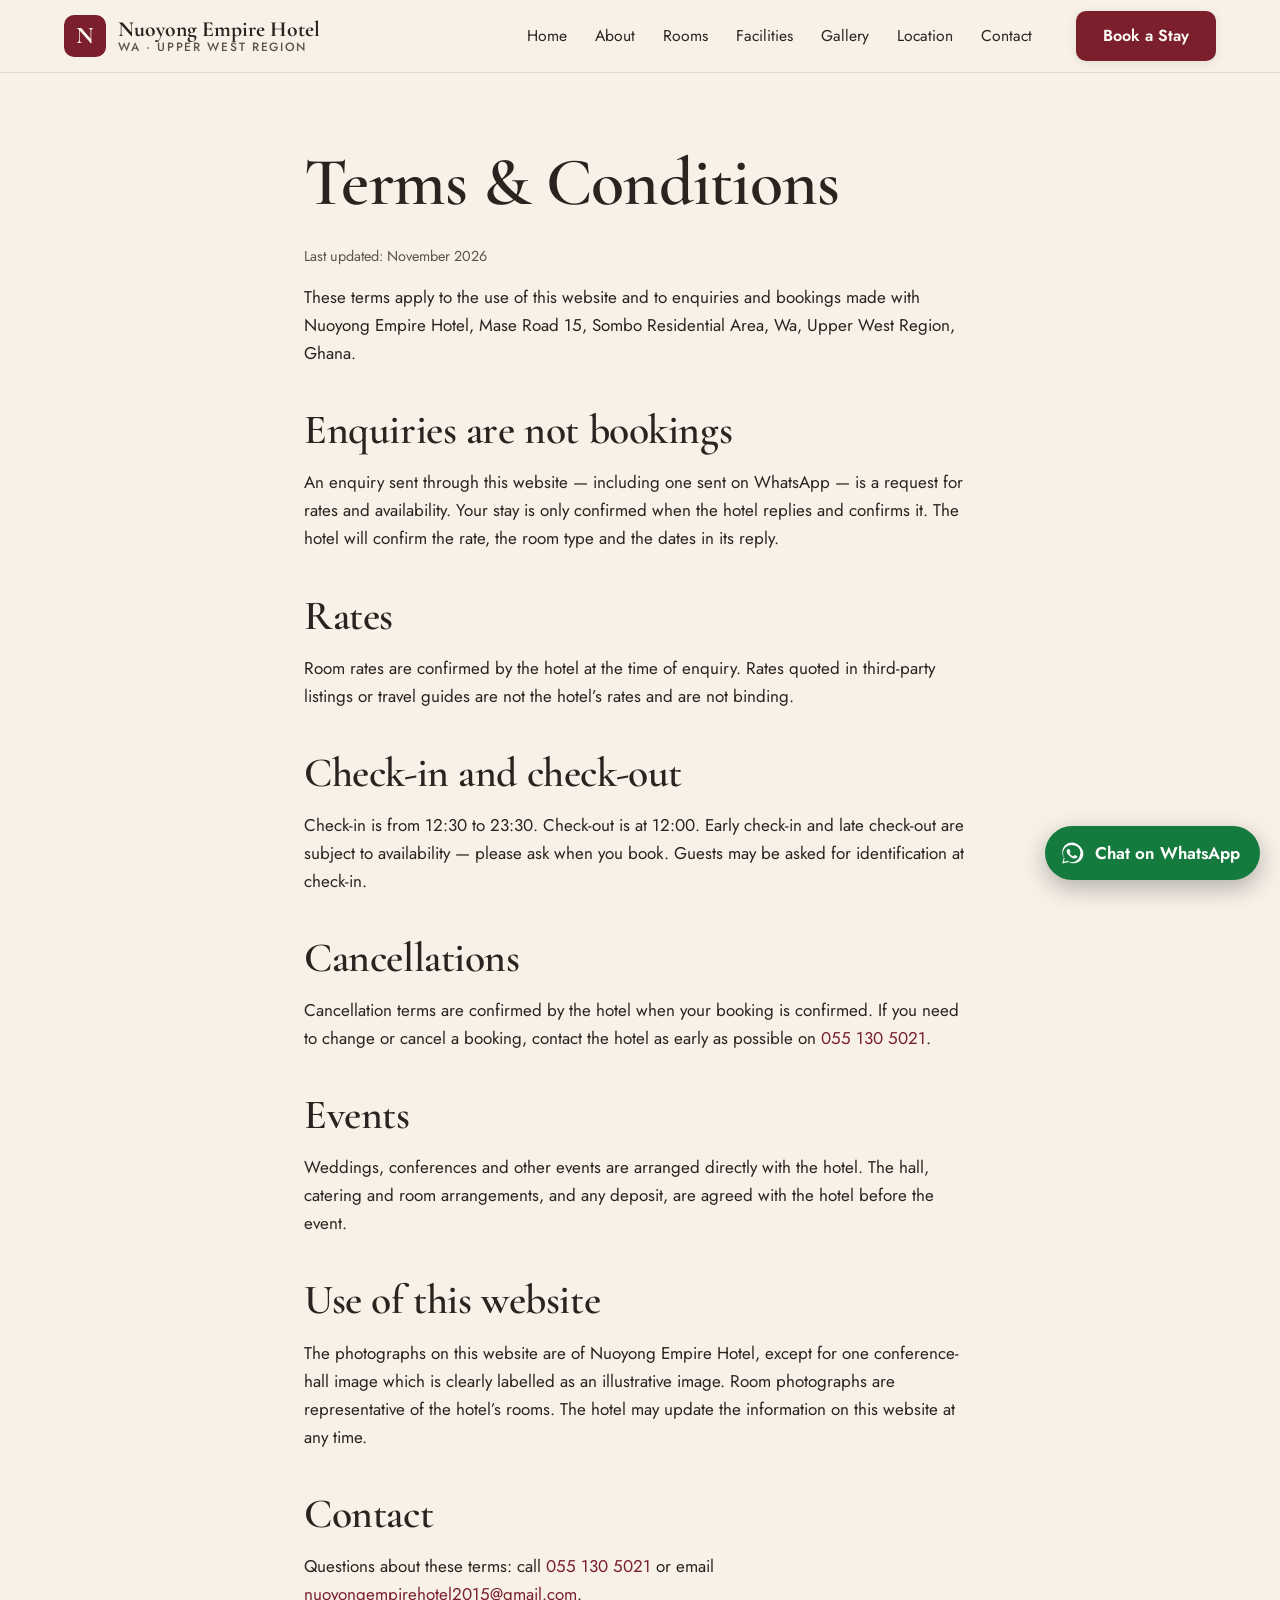
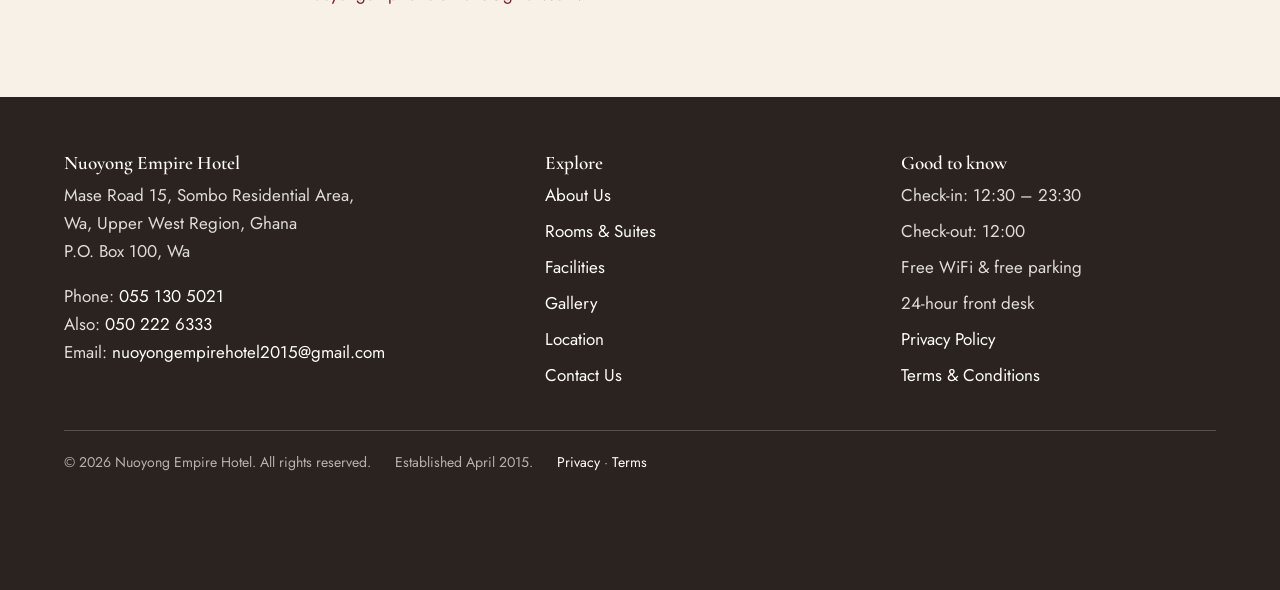
<file: terms.html>
<!DOCTYPE html>
<html lang="en">
<head>
<meta charset="UTF-8">
<meta name="viewport" content="width=device-width, initial-scale=1.0">
<title>Terms &amp; Conditions — Nuoyong Empire Hotel, Wa</title>
<meta name="description" content="Terms &amp; Conditions for Nuoyong Empire Hotel, Wa — enquiries, bookings, check-in and check-out, and cancellations.">
<meta name="robots" content="noindex">
<link rel="preconnect" href="https://fonts.googleapis.com">
<link rel="preconnect" href="https://fonts.gstatic.com" crossorigin>
<link href="https://fonts.googleapis.com/css2?family=Cormorant+Garamond:wght@500;600;700&family=Jost:wght@400;500;600&display=swap" rel="stylesheet">
<link rel="stylesheet" href="assets/css/style.css">
<link rel="icon" type="image/svg+xml" href="favicon.svg">
</head>
<body>
<div class="preview-bar" id="previewBar" role="timer" aria-label="Live preview expiry countdown">
  <div class="wrap preview-bar-inner">
    <span class="preview-label">Live preview expires in</span>
    <span class="preview-count" id="previewCount"><span class="preview-num"><b id="pvDays">07</b><i>days</i></span><span class="preview-sep">:</span><span class="preview-num"><b id="pvHours">22</b><i>hrs</i></span><span class="preview-sep">:</span><span class="preview-num"><b id="pvMins">14</b><i>min</i></span><span class="preview-sep">:</span><span class="preview-num"><b id="pvSecs">00</b><i>sec</i></span></span>
    <span class="preview-note">Temporary preview &mdash; taken offline when the timer reaches zero.</span>
  </div>
</div>
<header class="site-header">
  <div class="wrap header-inner">
    <a class="brand" href="index.html">
      <span class="brand-mark">N</span>
      <span class="brand-name">Nuoyong Empire Hotel<small>Wa &middot; Upper West Region</small></span>
    </a>
    <button class="nav-toggle" aria-expanded="false" aria-controls="mainNav" aria-label="Open menu">&#9776; Menu</button>
    <nav class="main-nav" id="mainNav" aria-label="Main navigation">
      <a href="index.html">Home</a>
      <a href="about.html">About</a>
      <a href="rooms.html">Rooms</a>
      <a href="facilities.html">Facilities</a>
      <a href="gallery.html">Gallery</a>
      <a href="location.html">Location</a>
      <a href="contact.html">Contact</a>
    </nav>
    <a class="btn btn-primary nav-cta" href="index.html#book">Book a Stay</a>
  </div>
</header>

<main>
  <section class="section">
    <div class="wrap legal">
      <h1>Terms &amp; Conditions</h1>
      <p class="small">Last updated: November 2026</p>
      <p>These terms apply to the use of this website and to enquiries and bookings made with Nuoyong Empire Hotel, Mase Road 15, Sombo Residential Area, Wa, Upper West Region, Ghana.</p>
      <h2>Enquiries are not bookings</h2>
      <p>An enquiry sent through this website — including one sent on WhatsApp — is a request for rates and availability. Your stay is only confirmed when the hotel replies and confirms it. The hotel will confirm the rate, the room type and the dates in its reply.</p>
      <h2>Rates</h2>
      <p>Room rates are confirmed by the hotel at the time of enquiry. Rates quoted in third-party listings or travel guides are not the hotel&rsquo;s rates and are not binding.</p>
      <h2>Check-in and check-out</h2>
      <p>Check-in is from 12:30 to 23:30. Check-out is at 12:00. Early check-in and late check-out are subject to availability — please ask when you book. Guests may be asked for identification at check-in.</p>
      <h2>Cancellations</h2>
      <p>Cancellation terms are confirmed by the hotel when your booking is confirmed. If you need to change or cancel a booking, contact the hotel as early as possible on <a href="tel:+233551305021">055 130 5021</a>.</p>
      <h2>Events</h2>
      <p>Weddings, conferences and other events are arranged directly with the hotel. The hall, catering and room arrangements, and any deposit, are agreed with the hotel before the event.</p>
      <h2>Use of this website</h2>
      <p>The photographs on this website are of Nuoyong Empire Hotel, except for one conference-hall image which is clearly labelled as an illustrative image. Room photographs are representative of the hotel&rsquo;s rooms. The hotel may update the information on this website at any time.</p>
      <h2>Contact</h2>
      <p>Questions about these terms: call <a href="tel:+233551305021">055 130 5021</a> or email <a href="mailto:nuoyongempirehotel2015@gmail.com">nuoyongempirehotel2015@gmail.com</a>.</p>
    </div>
  </section>
</main>

<footer class="site-footer">
  <div class="wrap">
    <div class="foot-grid">
      <div>
        <h3>Nuoyong Empire Hotel</h3>
        <p>Mase Road 15, Sombo Residential Area,<br>Wa, Upper West Region, Ghana<br>P.O. Box 100, Wa</p>
        <p>Phone: <a href="tel:+233551305021">055 130 5021</a><br>Also: <a href="tel:+233502226333">050 222 6333</a><br>Email: <a href="mailto:nuoyongempirehotel2015@gmail.com">nuoyongempirehotel2015@gmail.com</a></p>
      </div>
      <div>
        <h3>Explore</h3>
        <ul>
          <li><a href="about.html">About Us</a></li>
          <li><a href="rooms.html">Rooms &amp; Suites</a></li>
          <li><a href="facilities.html">Facilities</a></li>
          <li><a href="gallery.html">Gallery</a></li>
          <li><a href="location.html">Location</a></li>
          <li><a href="contact.html">Contact Us</a></li>
        </ul>
      </div>
      <div>
        <h3>Good to know</h3>
        <ul>
          <li>Check-in: 12:30 – 23:30</li>
          <li>Check-out: 12:00</li>
          <li>Free WiFi &amp; free parking</li>
          <li>24-hour front desk</li>
          <li><a href="privacy.html">Privacy Policy</a></li>
          <li><a href="terms.html">Terms &amp; Conditions</a></li>
        </ul>
      </div>
    </div>
    <div class="foot-bottom">
      <span>&copy; <span data-year>2026</span> Nuoyong Empire Hotel. All rights reserved.</span>
      <span>Established April 2015.</span>
      <span><a href="privacy.html">Privacy</a> &middot; <a href="terms.html">Terms</a></span>
    </div>
  </div>
</footer>

<a class="wa-float" href="https://wa.me/233551305021?text=Hello%20Nuoyong%20Empire%20Hotel%2C%20I%20would%20like%20to%20enquire%20about%20a%20stay." target="_blank" rel="noopener" aria-label="Chat with Nuoyong Empire Hotel on WhatsApp">
  <svg viewBox="0 0 32 32" fill="currentColor" aria-hidden="true"><path d="M16 3C9.4 3 4 8.4 4 15c0 2.4.7 4.6 2 6.5L4 29l7.7-2c1.8 1 3.9 1.6 6 1.6h.3c6.6 0 12-5.4 12-12S22.6 3 16 3zm0 24.4c-1.9 0-3.7-.5-5.3-1.5l-.4-.2-4.6 1.2 1.2-4.5-.3-.4c-1.1-1.7-1.7-3.6-1.7-5.6 0-5.8 4.7-10.4 10.5-10.4S26.4 9.6 26.4 15.4 21.8 27.4 16 27.4zm5.8-7.8c-.3-.2-1.9-.9-2.2-1-.3-.1-.5-.2-.8.2-.2.3-.9 1-.9 1.2-.2.2-.3.2-.6.1-.3-.2-1.3-.5-2.5-1.6-.9-.8-1.5-1.8-1.7-2.1-.2-.3 0-.5.1-.6l.5-.6c.2-.2.2-.3.3-.5.1-.2 0-.4 0-.5-.1-.2-.8-1.9-1.1-2.6-.3-.7-.6-.6-.8-.6h-.7c-.2 0-.5.1-.8.4-.3.3-1.1 1-1.1 2.6 0 1.5 1.1 3 1.3 3.2.2.2 2.2 3.4 5.4 4.8.8.3 1.4.5 1.8.7.8.2 1.5.2 2 .1.6-.1 1.9-.8 2.2-1.5.3-.8.3-1.4.2-1.5-.1-.2-.3-.2-.6-.4z"/></svg>
  <span>Chat on WhatsApp</span>
</a>

<script src="assets/js/site.js"></script>
<div class="preview-expired" id="previewExpired" hidden>
  <div class="preview-expired-card">
    <h2>This preview has expired.</h2>
    <p>This temporary preview of the Nuoyong Empire Hotel website was taken offline on 2 December 2026.</p>
    <p>Contact us for the live website.</p>
  </div>
</div>
</body>
</html>
</file>
<file: assets/css/style.css>
/* ============ Nuoyong Empire Hotel — styles ============ */
/* Palette dealt for the trade: the hotel's own colours — cream walls,
   deep maroon bed runners and cushions, gold crown logo. */
:root {
  --bg: #f7f1e8;
  --surface: #fffdf8;
  --surface-2: #f1e9db;
  --ink: #2b2320;
  --muted: #5f5348;
  --accent: #7a1f2b;
  --accent-deep: #5f1620;
  --gold: #b08d3e;
  --line: #e3d9c6;
  --white: #fffdf8;
  --ease-out: cubic-bezier(0.23, 1, 0.32, 1);
  --ease-in-out: cubic-bezier(0.77, 0, 0.175, 1);
  --radius: 14px;
  --shadow: 0 10px 30px rgba(43, 35, 32, 0.12);
  --shadow-sm: 0 2px 10px rgba(43, 35, 32, 0.1);
}

* { box-sizing: border-box; }
html { scroll-behavior: smooth; }
body {
  margin: 0;
  background: var(--bg);
  color: var(--ink);
  font-family: "Jost", "Segoe UI", system-ui, sans-serif;
  font-size: 17px;
  line-height: 1.65;
  -webkit-font-smoothing: antialiased;
}
img { max-width: 100%; display: block; }
a { color: var(--accent); text-decoration: none; }
a:hover { text-decoration: underline; }
::selection { background: var(--accent); color: var(--white); }
:focus-visible { outline: 3px solid var(--gold); outline-offset: 2px; border-radius: 4px; }
input, select, textarea { font: inherit; color: inherit; caret-color: var(--accent); }

h1, h2, h3, .serif {
  font-family: "Cormorant Garamond", Georgia, serif;
  font-weight: 600;
  line-height: 1.12;
  text-wrap: balance;
  margin: 0 0 0.35em;
}
h1 { font-size: clamp(2.6rem, 6vw, 4.25rem); letter-spacing: -0.01em; }
h2 { font-size: clamp(1.9rem, 3.4vw, 2.6rem); letter-spacing: -0.01em; }
h3 { font-size: 1.45rem; }
p { margin: 0 0 1em; }
.lead { font-size: 1.15rem; color: var(--muted); max-width: 68ch; }
.small { font-size: 0.9rem; color: var(--muted); }

.wrap { max-width: 1200px; margin: 0 auto; padding: 0 24px; }
.section { padding: 72px 0; }
.section + .section { border-top: 1px solid var(--line); }
.section-head { margin-bottom: 40px; max-width: 68ch; }
.section-head h2 { margin-bottom: 12px; }

/* ---- Header / nav ---- */
.site-header {
  position: sticky; top: var(--preview-h, 44px); z-index: 50;
  background: rgba(247, 241, 232, 0.96);
  border-bottom: 1px solid var(--line);
}
.header-inner { display: flex; align-items: center; gap: 24px; height: 72px; }
.brand { display: flex; align-items: center; gap: 12px; color: var(--ink); }
.brand:hover { text-decoration: none; }
.brand-mark {
  width: 42px; height: 42px; border-radius: 10px;
  background: var(--accent); color: var(--white);
  display: grid; place-items: center;
  font-family: "Cormorant Garamond", Georgia, serif;
  font-size: 1.5rem; font-weight: 700; line-height: 1;
}
.brand-name { font-family: "Cormorant Garamond", Georgia, serif; font-size: 1.35rem; font-weight: 700; line-height: 1.1; }
.brand-name small { display: block; font-family: "Jost", sans-serif; font-size: 0.75rem; font-weight: 500; letter-spacing: 0.14em; text-transform: uppercase; color: var(--muted); }
.main-nav { margin-left: auto; display: flex; align-items: center; gap: 4px; }
.main-nav a {
  color: var(--ink); padding: 10px 12px; border-radius: 8px; font-size: 0.98rem;
  transition: background-color 160ms var(--ease-out), color 160ms var(--ease-out);
}
.main-nav a:hover { background: var(--surface-2); text-decoration: none; }
.main-nav a.active { color: var(--accent); font-weight: 600; }
.nav-toggle { display: none; margin-left: auto; background: none; border: 1px solid var(--line); border-radius: 8px; padding: 10px 12px; cursor: pointer; font-size: 1rem; }
.nav-cta { margin-left: 8px; }

/* ---- Buttons ---- */
.btn {
  display: inline-flex; align-items: center; justify-content: center; gap: 8px;
  padding: 14px 26px; border-radius: 10px; border: 1px solid transparent;
  font-weight: 600; font-size: 1rem; cursor: pointer; line-height: 1.2;
  transition: transform 160ms var(--ease-out), background-color 160ms var(--ease-out),
    box-shadow 160ms var(--ease-out), border-color 160ms var(--ease-out);
}
.btn:hover { text-decoration: none; }
.btn-primary { background: var(--accent); color: var(--white); box-shadow: var(--shadow-sm); }
.btn-primary:hover { background: var(--accent-deep); }
.btn-ghost { background: transparent; color: var(--white); border-color: rgba(255, 253, 248, 0.7); }
.btn-ghost:hover { background: rgba(255, 253, 248, 0.14); }
.btn-outline { background: transparent; color: var(--accent); border-color: var(--accent); }
.btn-outline:hover { background: var(--accent); color: var(--white); }
@media (hover: hover) and (pointer: fine) {
  .btn:hover { transform: translateY(-1px); }
  .btn:active { transform: translateY(0) scale(0.98); transition-duration: 100ms; }
}

/* ---- Hero ---- */
.hero { position: relative; min-height: 88vh; display: flex; flex-direction: column; justify-content: flex-end; color: var(--white); }
.hero-photo { position: absolute; inset: 0; overflow: hidden; }
.hero-photo img { width: 100%; height: 100%; object-fit: cover; object-position: center 62%; }
.hero-photo::after { content: ""; position: absolute; inset: 0; background: linear-gradient(180deg, rgba(20, 12, 10, 0.18) 0%, rgba(20, 12, 10, 0.62) 78%); }
.hero-inner { position: relative; z-index: 2; padding-top: 64px; padding-bottom: 48px; }
.hero h1 { max-width: 16ch; }
.hero .lead { color: rgba(255, 253, 248, 0.92); font-size: 1.2rem; max-width: 58ch; }
.hero-actions { display: flex; flex-wrap: wrap; gap: 12px; margin: 24px 0 32px; }
.hero-facts { display: flex; flex-wrap: wrap; gap: 8px 28px; font-size: 0.95rem; color: rgba(255, 253, 248, 0.9); }
.hero-facts strong { color: var(--white); }
/* Hero entrance: once, on load, from an already-visible default */
@starting-style {
  .hero-inner { opacity: 0; transform: translateY(14px); }
}
.hero-inner { opacity: 1; transform: translateY(0); transition: opacity 300ms var(--ease-out), transform 300ms var(--ease-out); }

/* Hero booking search */
.hero-search {
  display: grid; grid-template-columns: repeat(4, 1fr) auto; gap: 10px;
  background: var(--surface); color: var(--ink);
  padding: 14px; border-radius: var(--radius); box-shadow: var(--shadow);
  margin-top: 8px;
}
.hero-search label { display: grid; gap: 2px; font-size: 0.8rem; font-weight: 600; letter-spacing: 0.04em; text-transform: uppercase; color: var(--muted); }
.hero-search input, .hero-search select {
  border: 1px solid var(--line); border-radius: 8px; padding: 10px 12px; background: var(--white); width: 100%;
}
.hero-search .btn { align-self: end; }

/* ---- Split feature ---- */
.split { display: grid; grid-template-columns: 1.05fr 1fr; gap: 56px; align-items: center; }
.split img { border-radius: var(--radius); box-shadow: var(--shadow); width: 100%; height: 100%; object-fit: cover; }
.split .img-frame { border-radius: var(--radius); overflow: hidden; }
.split .img-frame img { box-shadow: none; border-radius: 0; }
/* One authored moment: the garden photo develops to full colour once, in its own section */
.develop img { filter: saturate(0.55); transition: filter 900ms var(--ease-out); }
.develop.in img { filter: saturate(1); }

/* ---- Rooms ---- */
.room-grid { display: grid; grid-template-columns: 1fr 1fr; gap: 32px; }
.room-card { background: var(--surface); border: 1px solid var(--line); border-radius: var(--radius); overflow: hidden; box-shadow: var(--shadow-sm); display: flex; flex-direction: column; }
.room-card .photo { overflow: hidden; aspect-ratio: 4 / 3; }
.room-card .photo img { width: 100%; height: 100%; object-fit: cover; transition: transform 300ms var(--ease-out); }
@media (hover: hover) and (pointer: fine) {
  .room-card:hover { transform: translateY(-2px); box-shadow: var(--shadow); transition: transform 200ms var(--ease-out), box-shadow 200ms var(--ease-out); }
  .room-card .photo img:hover { transform: scale(1.02); }
}
.room-card .body { padding: 26px 28px 28px; display: flex; flex-direction: column; gap: 10px; flex: 1; }
.room-card h2 { margin: 0; font-size: 1.45rem; }
.room-card p { margin: 0; color: var(--muted); }
.room-card .features { list-style: none; margin: 4px 0 0; padding: 0; display: flex; flex-wrap: wrap; gap: 6px; }
.room-card .features li { background: var(--surface-2); border-radius: 999px; padding: 5px 12px; font-size: 0.86rem; }
.room-card .foot { margin-top: auto; padding-top: 14px; display: flex; align-items: center; justify-content: space-between; gap: 12px; }
.rate-note { font-weight: 600; color: var(--accent); }
.rep-note { font-size: 0.85rem; color: var(--muted); }

/* ---- Facilities: photo-led rows, not icon-card grids ---- */
.fac-row { display: grid; grid-template-columns: 1fr 1fr; gap: 48px; align-items: center; padding: 40px 0; }
.fac-row + .fac-row { border-top: 1px solid var(--line); }
.fac-row:nth-child(even) .fac-photo { order: 2; }
.fac-photo { border-radius: var(--radius); overflow: hidden; box-shadow: var(--shadow-sm); }
.fac-photo img { width: 100%; height: 100%; object-fit: cover; aspect-ratio: 4 / 3; }
.amen-list { columns: 2; column-gap: 40px; list-style: none; margin: 0; padding: 0; }
.amen-list li { break-inside: avoid; padding: 9px 0 9px 22px; border-bottom: 1px solid var(--line); position: relative; }
.amen-list li::before { content: ""; position: absolute; left: 0; top: 17px; width: 8px; height: 8px; border-radius: 50%; background: var(--gold); }

/* ---- Gallery ---- */
.filter-row { display: flex; flex-wrap: wrap; gap: 8px; margin-bottom: 28px; }
.filter-btn { padding: 9px 18px; border-radius: 999px; border: 1px solid var(--line); background: var(--surface); cursor: pointer; font-weight: 600; font-size: 0.95rem; transition: background-color 160ms var(--ease-out), color 160ms var(--ease-out), border-color 160ms var(--ease-out); }
.filter-btn:hover { border-color: var(--accent); }
.filter-btn.active { background: var(--accent); border-color: var(--accent); color: var(--white); }
.masonry { display: grid; grid-template-columns: repeat(3, 1fr); gap: 20px; }
.masonry figure { margin: 0; border-radius: var(--radius); overflow: hidden; cursor: pointer; box-shadow: var(--shadow-sm); background: var(--surface-2); }
.masonry figure img { width: 100%; aspect-ratio: 1 / 1; object-fit: cover; transition: transform 300ms var(--ease-out); }
@media (hover: hover) and (pointer: fine) {
  .masonry figure:hover img { transform: scale(1.03); }
}
.masonry figcaption { padding: 12px 16px; font-size: 0.92rem; color: var(--muted); background: var(--surface); }
.illus-tag { display: inline-block; background: #fdf3d7; border: 1px solid #e8c97a; color: #6d5312; border-radius: 6px; padding: 2px 8px; font-size: 0.8rem; font-weight: 600; margin-right: 6px; }

/* Lightbox */
.lightbox { position: fixed; inset: 0; background: rgba(20, 12, 10, 0.92); display: none; align-items: center; justify-content: center; z-index: 100; padding: 24px; }
.lightbox.open { display: flex; }
.lightbox img { max-width: min(1000px, 92vw); max-height: 78vh; border-radius: 10px; }
.lb-cap { position: absolute; bottom: 28px; left: 50%; transform: translateX(-50%); color: var(--white); background: rgba(20, 12, 10, 0.7); padding: 8px 16px; border-radius: 999px; font-size: 0.92rem; max-width: 90vw; text-align: center; }
.lb-btn { position: absolute; background: rgba(255, 253, 248, 0.16); color: var(--white); border: 1px solid rgba(255, 253, 248, 0.4); border-radius: 50%; width: 46px; height: 46px; font-size: 1.3rem; cursor: pointer; display: grid; place-items: center; }
.lb-close { top: 20px; right: 20px; }
.lb-prev { left: 16px; top: 50%; transform: translateY(-50%); }
.lb-next { right: 16px; top: 50%; transform: translateY(-50%); }

/* ---- Reviews ---- */
.review-strip { display: flex; flex-wrap: wrap; gap: 24px 64px; align-items: center; background: var(--surface); border: 1px solid var(--line); border-radius: var(--radius); padding: 28px 32px; box-shadow: var(--shadow-sm); }
.review-score { font-family: "Cormorant Garamond", Georgia, serif; font-size: 3rem; font-weight: 700; line-height: 1; color: var(--accent); }
.review-score small { font-size: 1.1rem; font-family: "Jost", sans-serif; color: var(--muted); }
.stars { color: var(--gold); letter-spacing: 2px; font-size: 1.1rem; }

/* ---- Forms ---- */
.booking-form { background: var(--surface); border: 1px solid var(--line); border-radius: var(--radius); padding: 32px; box-shadow: var(--shadow-sm); }
.form-fields { display: grid; grid-template-columns: 1fr 1fr; gap: 18px; }
.field { display: grid; gap: 6px; }
.field.full { grid-column: 1 / -1; }
.field label { font-weight: 600; font-size: 0.95rem; }
.field label .req { color: var(--accent); }
.field input, .field select, .field textarea { border: 1px solid var(--line); border-radius: 8px; padding: 12px 14px; background: var(--white); width: 100%; }
.field input:focus, .field select:focus, .field textarea:focus { outline: 3px solid var(--gold); outline-offset: 1px; border-color: var(--accent); }
.form-error { display: none; background: #fbe9e7; border: 1px solid #d98a80; color: #7a1f2b; border-radius: 8px; padding: 12px 16px; margin-bottom: 18px; }
.form-error.show { display: block; }
.form-ok { display: none; text-align: center; padding: 24px 8px; }
.form-ok.show { display: block; }
.form-ok h3 { color: var(--accent); }
.form-note { font-size: 0.9rem; color: var(--muted); margin-top: 14px; }

/* ---- Location ---- */
.map-frame { border-radius: var(--radius); overflow: hidden; border: 1px solid var(--line); box-shadow: var(--shadow-sm); }
.map-frame iframe { width: 100%; height: 420px; border: 0; display: block; }
.loc-grid { display: grid; grid-template-columns: 1fr 1fr; gap: 48px; align-items: start; }
.near-list { list-style: none; margin: 0; padding: 0; }
.near-list li { display: flex; justify-content: space-between; gap: 16px; padding: 12px 0; border-bottom: 1px solid var(--line); }
.near-list li span:last-child { color: var(--muted); white-space: nowrap; }
.type-moment { font-family: "Cormorant Garamond", Georgia, serif; font-size: clamp(2rem, 5vw, 3.4rem); font-weight: 600; line-height: 1.1; color: var(--accent); margin: 0 0 16px; }

/* ---- Contact ---- */
.contact-grid { display: grid; grid-template-columns: 1fr 1.4fr; gap: 48px; align-items: start; }
.contact-line { padding: 16px 0; border-bottom: 1px solid var(--line); }
.contact-line strong { display: block; font-size: 0.85rem; letter-spacing: 0.06em; text-transform: uppercase; color: var(--muted); margin-bottom: 2px; }
.contact-line a { font-size: 1.15rem; color: var(--ink); font-weight: 600; }

/* ---- Footer ---- */
.site-footer { background: var(--ink); color: rgba(255, 253, 248, 0.85); padding: 56px 0 96px; }
.site-footer a { color: var(--white); }
.foot-grid { display: grid; grid-template-columns: 1.4fr 1fr 1fr; gap: 40px; }
.foot-grid h3 { color: var(--white); font-size: 1.2rem; }
.foot-grid ul { list-style: none; margin: 0; padding: 0; display: grid; gap: 8px; }
.foot-bottom { border-top: 1px solid rgba(255, 253, 248, 0.2); margin-top: 40px; padding: 20px 96px 20px 0; font-size: 0.88rem; color: rgba(255, 253, 248, 0.65); display: flex; flex-wrap: wrap; gap: 8px 24px; }

/* ---- Floating WhatsApp ---- */
.wa-float {
  position: fixed; right: 20px; bottom: 20px; z-index: 60;
  display: flex; align-items: center; gap: 10px;
  background: #157a3d; color: #fff; border-radius: 999px; padding: 13px 20px 13px 14px;
  font-weight: 600; box-shadow: 0 8px 24px rgba(0, 0, 0, 0.28);
  transition: transform 160ms var(--ease-out), background-color 160ms var(--ease-out);
}
.wa-float:hover { text-decoration: none; background: #116e35; }
.wa-float svg { width: 26px; height: 26px; flex: none; }
@media (hover: hover) and (pointer: fine) {
  .wa-float:hover { transform: translateY(-2px); }
}

/* ---- Back to top (small, above the WhatsApp button) ---- */
.to-top{position:fixed;right:20px;bottom:92px;z-index:60;width:40px;height:40px;border-radius:50%;background:var(--accent);color:var(--white);border:1px solid var(--accent-deep);display:grid;place-items:center;cursor:pointer;box-shadow:0 8px 24px rgba(0,0,0,.28);opacity:0;visibility:hidden;transform:translateY(6px);transition:opacity 160ms var(--ease-out),transform 160ms var(--ease-out),visibility 160ms}
.to-top.show{opacity:1;visibility:visible;transform:translateY(0)}
.to-top:hover{background:var(--accent-deep)}
.to-top svg{width:18px;height:18px}

/* ---- Room detail ---- */
.room-detail { display: grid; grid-template-columns: 1.15fr 1fr; gap: 48px; align-items: start; }
.room-detail .img-frame { border-radius: var(--radius); overflow: hidden; box-shadow: var(--shadow-sm); }
.room-detail .img-frame img { width: 100%; aspect-ratio: 4 / 3; object-fit: cover; }
.thumb-row { display: flex; gap: 10px; margin-top: 12px; }
.thumb-row img { width: 84px; height: 64px; object-fit: cover; border-radius: 8px; cursor: pointer; border: 2px solid transparent; }
.thumb-row img.active { border-color: var(--accent); }
.check-list { list-style: none; margin: 0 0 24px; padding: 0; display: grid; grid-template-columns: 1fr 1fr; gap: 8px 24px; }
.check-list li { padding-left: 24px; position: relative; }
.check-list li::before { content: ""; position: absolute; left: 0; top: 8px; width: 12px; height: 7px; border-left: 2px solid var(--accent); border-bottom: 2px solid var(--accent); transform: rotate(-45deg); }

/* ---- Legal ---- */
.legal { max-width: 72ch; }
.legal h2 { margin-top: 40px; }

/* ---- Responsive ---- */
@media (max-width: 1024px) {
  .hero-search { grid-template-columns: 1fr 1fr; }
  .hero-search .btn { grid-column: 1 / -1; }
  .split, .fac-row, .room-detail, .loc-grid, .contact-grid { gap: 32px; }
}
@media (max-width: 820px) {
  .main-nav {
    display: none; position: absolute; top: 72px; left: 0; right: 0;
    background: var(--surface); flex-direction: column; align-items: stretch;
    padding: 12px 24px 20px; border-bottom: 1px solid var(--line); box-shadow: var(--shadow);
  }
  .main-nav.open { display: flex; }
  .nav-toggle { display: block; }
  .nav-cta { display: none; }
  .split, .fac-row, .room-detail, .loc-grid, .contact-grid, .room-grid { grid-template-columns: 1fr; }
  .fac-row:nth-child(even) .fac-photo { order: 0; }
  .masonry { grid-template-columns: 1fr 1fr; }
  .foot-grid { grid-template-columns: 1fr; gap: 28px; }
  .section { padding: 56px 0; }
  .form-fields { grid-template-columns: 1fr; }
  .amen-list { columns: 1; }
  .hero { min-height: 78vh; }
}
@media (max-width: 480px) {
  .masonry { grid-template-columns: 1fr; }
  .btn { width: 100%; }
  .hero-actions .btn { width: 100%; }
  .wa-float span { display: none; }
  .wa-float { padding: 14px; border-radius: 50%; }
  .booking-form { padding: 22px; }
  .check-list { grid-template-columns: 1fr; }
}

/* ---- Reduced motion ---- */
@media (prefers-reduced-motion: reduce) {
  html { scroll-behavior: auto; }
  .hero-inner { transition: opacity 200ms linear; transform: none; }
  .develop img { filter: none; transition: none; }
  *, *::before, *::after { transition-duration: 0.01ms !important; animation-duration: 0.01ms !important; }
}

/* ---- Live preview expiry countdown — pinned to the top while scrolling ---- */
.preview-bar{position:sticky;top:0;z-index:110;background:#14181d;color:#e8ecf1;font-size:.85rem}
.preview-bar-inner{display:flex;flex-wrap:wrap;align-items:center;justify-content:center;gap:.4rem 1rem;padding-top:.5rem;padding-bottom:.5rem;text-align:center}
.preview-label{letter-spacing:.14em;text-transform:uppercase;font-weight:700;color:#c7d0d8;font-size:.78rem}
.preview-count{display:inline-flex;align-items:baseline;gap:.35rem;font-variant-numeric:tabular-nums}
.preview-num{display:inline-flex;align-items:baseline;gap:.25rem}
.preview-num b{color:#f4801f;font-size:1.15rem;font-weight:800}
.preview-num i{font-style:normal;color:#9aa7b1;font-size:.72rem;text-transform:uppercase;letter-spacing:.08em}
.preview-sep{color:#5c6b76;font-weight:700}
.preview-note{color:#9aa7b1;font-size:.82rem}
@media (max-width:640px){
  .preview-bar-inner{gap:.15rem .6rem}
  .preview-note{flex-basis:100%}
}
.preview-expired{position:fixed;inset:0;z-index:200;background:rgba(10,14,18,.96);display:grid;place-items:center;padding:24px}
.preview-expired[hidden]{display:none}
.preview-expired-card{max-width:520px;text-align:center;color:#e8ecf1}
.preview-expired-card h2{font-family:"Cormorant Garamond",Georgia,serif;color:#fff;font-size:2rem;margin-bottom:12px}
.preview-expired-card p{color:#b9c4cd;margin-top:8px}
/* Slim on scroll: keep the bar pinned, shrink all the text (nothing hidden) */
.preview-bar.slim .preview-bar-inner{padding-top:.15rem;padding-bottom:.15rem;gap:.2rem .5rem}
.preview-bar.slim .preview-label{font-size:.68rem}
.preview-bar.slim .preview-num b{font-size:.95rem}
.preview-bar.slim .preview-num i{font-size:.62rem}
.preview-bar.slim .preview-sep{font-size:.85rem}
.preview-bar.slim .preview-note{font-size:.72rem}
</file>
